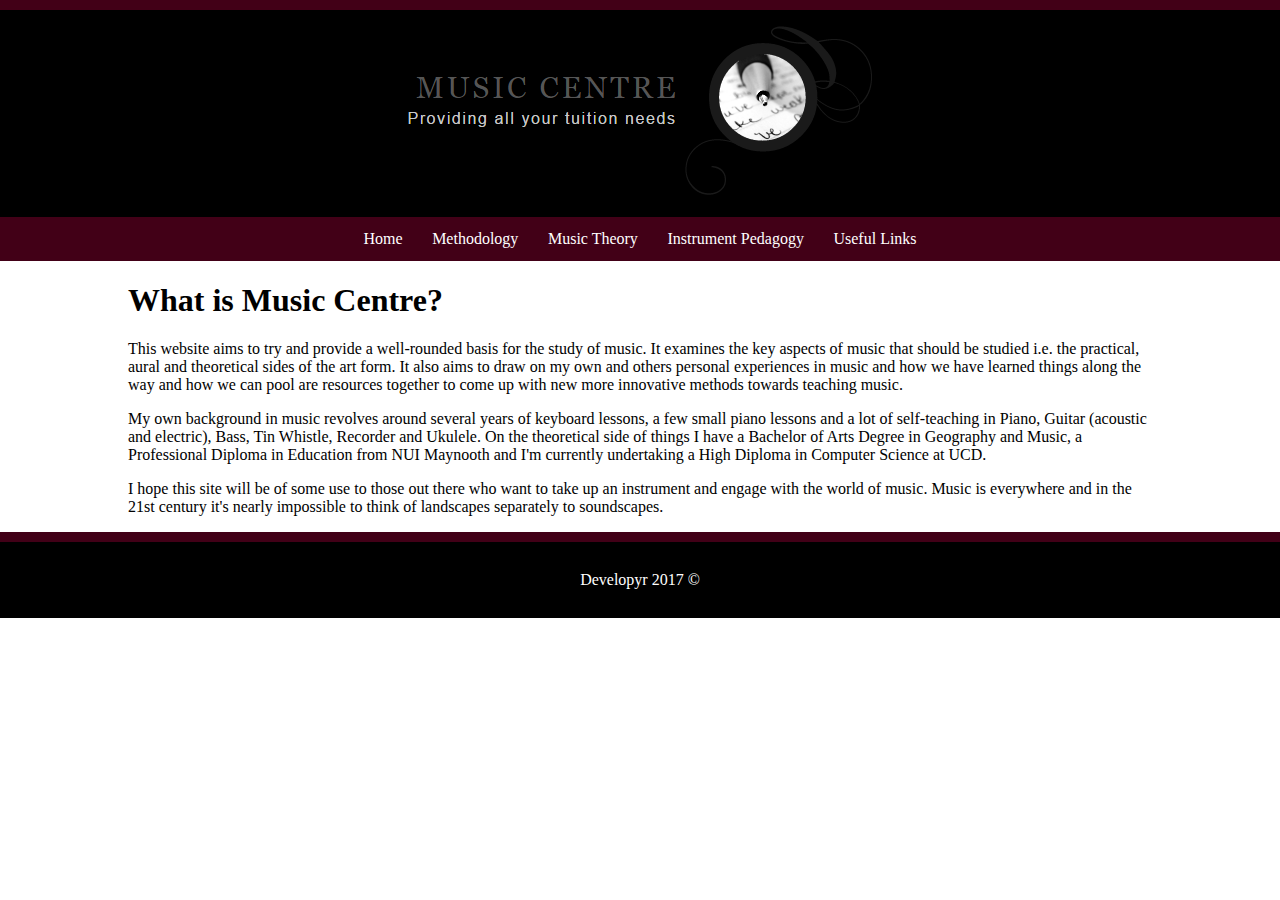
<file: MusicCentre/index.html>
<!DOCTYPE html>
<html>
<head>
<title>Home | Music Centre</title>
<link rel="stylesheet" type="text/css" href="main.css">
</head>

<body>
<div class=banner></div>
<header>
<img src="Images/Logo.png"/>
<nav>
<ul>
    <li><a href="index.html">Home</a></li>
    <li><a href="methodology.html">Methodology</a></li>
    <li><a href="musictheory.html">Music Theory</a></li>
    <li><a href="instrumentpedagogy.html">Instrument Pedagogy</a></li>
    <li><a href="usefullinks.html">Useful Links</a></li>
</ul>  
</nav>
</header>
    
<div class=wrapper>    
    
<h1>What is Music Centre?</h1>
<p>This website aims to try and provide a well-rounded basis for the study of music. It examines the key aspects of music that should be studied i.e. the practical, aural and theoretical sides of the art form. It also aims to draw on my own and others personal experiences in music and how we have learned things along the way and how we can pool are resources together to come up with new more innovative methods towards teaching music.</p>
<p>My own background in music revolves around several years of keyboard lessons, a few small piano lessons and a lot of self-teaching in Piano, Guitar (acoustic and electric), Bass, Tin Whistle, Recorder and Ukulele. On the theoretical side of things I have a Bachelor of Arts Degree in Geography and Music, a Professional Diploma in Education from NUI Maynooth and I'm currently undertaking a High Diploma in Computer Science at UCD.</p>
<p>I hope this site will be of some use to those out there who want to take up an instrument and engage with the world of music. Music is everywhere and in the 21st century it's nearly impossible to think of landscapes separately to soundscapes.</p>

</div>

<div class=banner></div>
<footer><p>Developyr 2017 &copy;</p></footer>
    
<script>
  (function(i,s,o,g,r,a,m){i['GoogleAnalyticsObject']=r;i[r]=i[r]||function(){
  (i[r].q=i[r].q||[]).push(arguments)},i[r].l=1*new Date();a=s.createElement(o),
  m=s.getElementsByTagName(o)[0];a.async=1;a.src=g;m.parentNode.insertBefore(a,m)
  })(window,document,'script','https://www.google-analytics.com/analytics.js','ga');

  ga('create', 'UA-47078105-2', 'auto');
  ga('send', 'pageview');

</script>
    
</body>





</html>
</file>
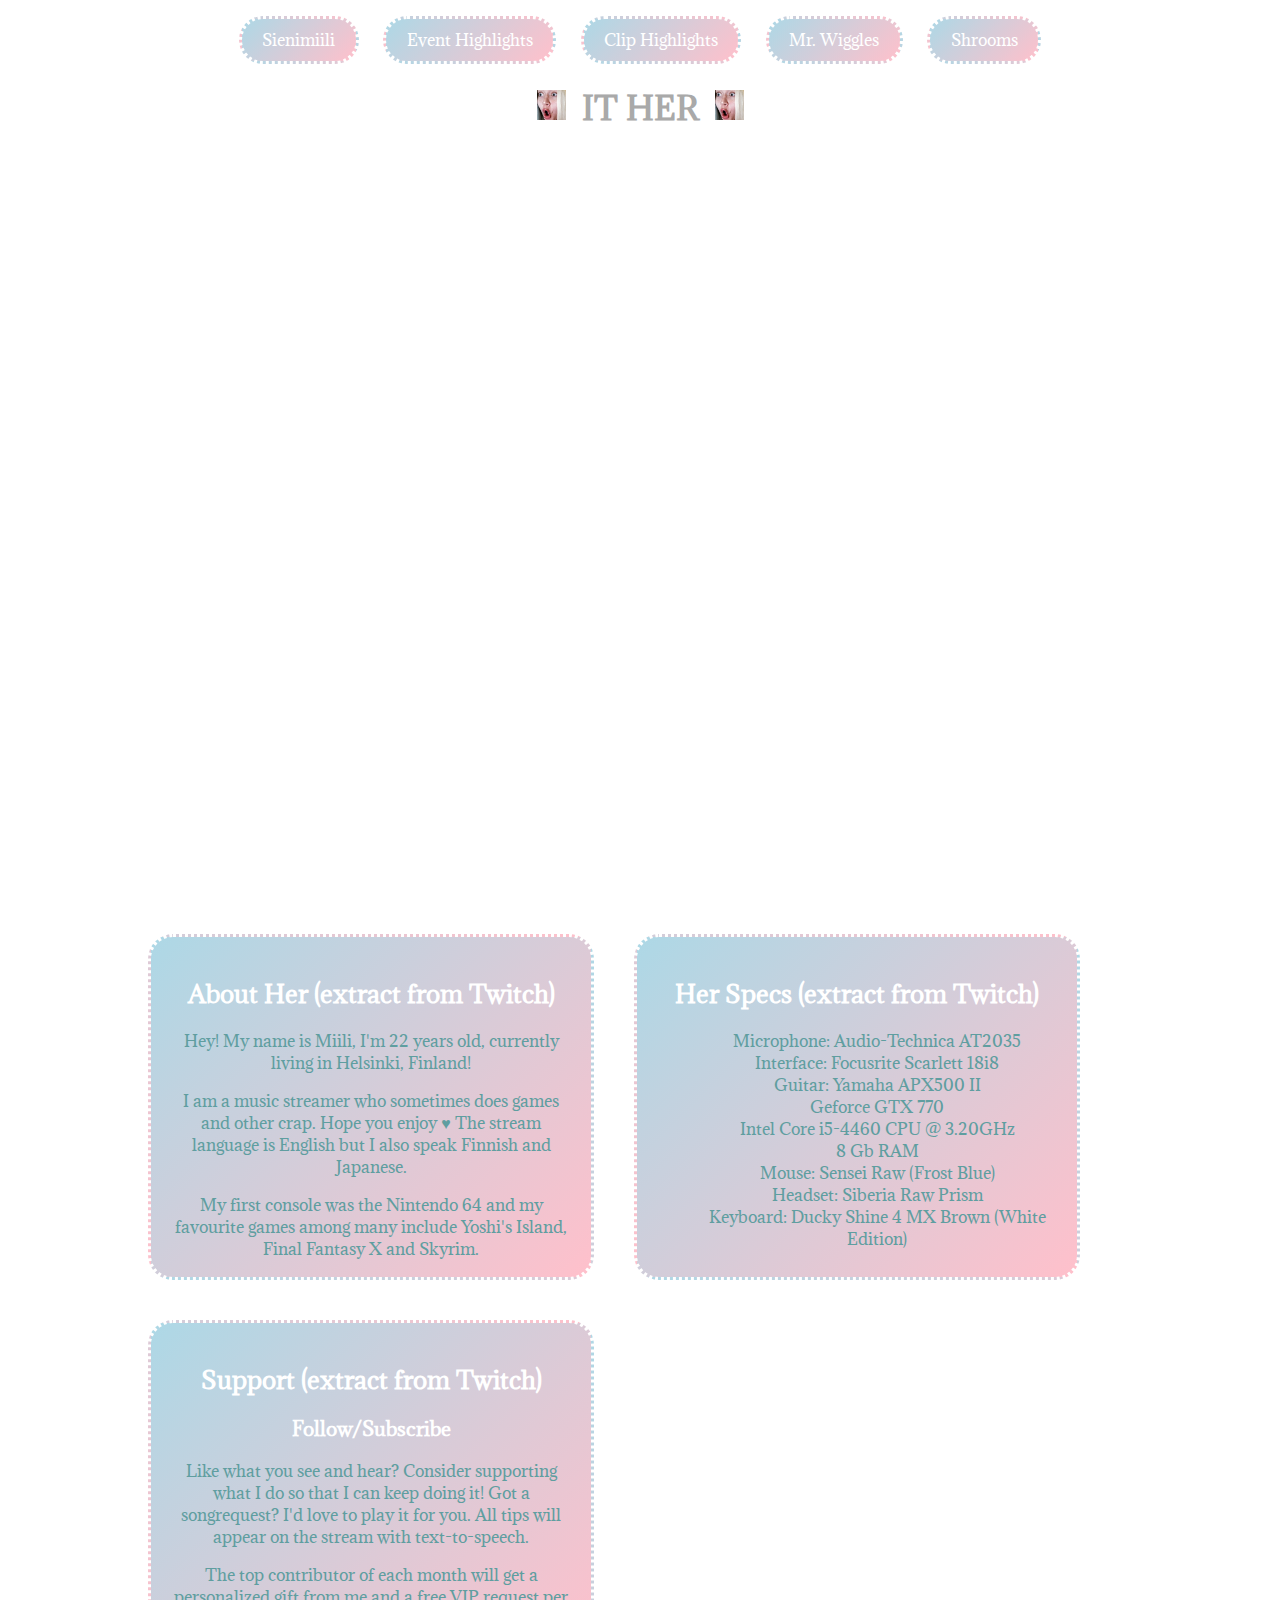
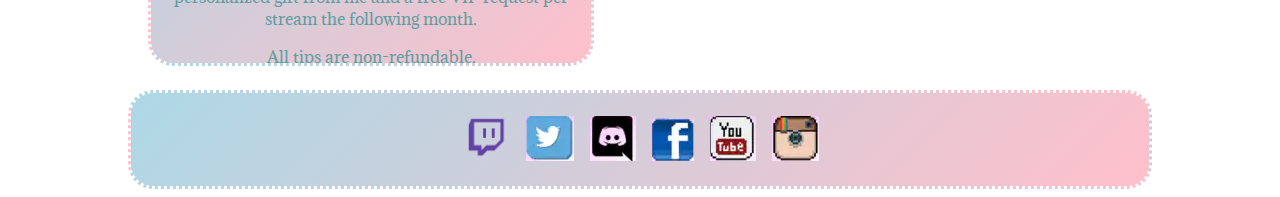
<file: sienimiili/index.html>
<!DOCTYPE html>
<html>
<head>
<link rel="stylesheet" type="text/css" href="main.css">
<link href="https://fonts.googleapis.com/css?family=Adamina" rel="stylesheet">
<link rel="shortcut icon" href="./icon.png" type="image/x-icon">
<title>Sienimiili | Home</title>
</head>

<body>

<nav>
    <ul>
    <li><a href="./index.html">Sienimiili</a></li>
    <li><a href="./eventhighlights.html">Event Highlights</a></li>
    <li><a href="./cliphighlights.html">Clip Highlights</a></li>
    <li><a href="./mrwiggles.html">Mr. Wiggles</a></li>
    <li><a href="./shrooms.html">Shrooms</a></li>
    </ul>
</nav>

<header>
    <h1><img src="miiliw.PNG"/>&ensp;IT HER&ensp;<img src="miiliw.PNG"/></h1>
</header>

<div id=homewrapper1>
    
        <iframe src="https://clips.twitch.tv/embed?clip=DirtyIgnorantPeachBatChest&autoplay=false" width="400" height="300" frameborder="0" scrolling="no" allowfullscreen="true" style="float:left"></iframe>
        
        <iframe src="https://clips.twitch.tv/embed?clip=FreezingSpikyEchidnaMikeHogu&autoplay=true" width="400" height="300" frameborder="0" scrolling="no" allowfullscreen="true" style="float:left"></iframe>

        <iframe src="https://clips.twitch.tv/embed?clip=CheerfulAntsyNikudonArsonNoSexy&autoplay=false" width="400" height="300" frameborder="0" scrolling="no" allowfullscreen="true" style="float:left"></iframe>
</div>
    
<div id=homewrapper2>
    
    <div id=content1>
        <h2>About Her (extract from Twitch)</h2>
        <p>Hey! My name is Miili, I'm 22 years old, currently living in Helsinki, Finland!</p>
        <p>I am a music streamer who sometimes does games and other crap. Hope you enjoy ♥ The stream language is English but I also speak Finnish and Japanese.</p>
        <p>My first console was the Nintendo 64 and my favourite games among many include Yoshi's Island, Final Fantasy X and Skyrim.</p>
        <p>I've played the clarinet since I was 8 years old and that is where my music background mostly comes from - only in recent years I've started focusing more on singing. I can play both the piano and the guitar but I currently only own a guitar to accompany myself with.</p>
        <p>Please enjoy your stay, talk to me and to each other and just have fun! See you in the stream!</p>
        <p>Contact email: sienimiili@gmail.com</p>
        <p>I try to maintain a friendly and open-to-all sort of environment in my stream so please, if you have something bad to say, think twice before actually saying it. Memes and sarcasm are completely fine as this is, after all, the internet and I'm sure we all have a sense of humour but there is a fine line between being funny and being downright rude so try not to cross it.</p>
    </div>
    
    <div id=content2>
        <h2>Her Specs (extract from Twitch)</h2>
        <ul>
            <li>Microphone: Audio-Technica AT2035</li>
            <li>Interface: Focusrite Scarlett 18i8</li>
            <li>Guitar: Yamaha APX500 II</li>
            <li>Geforce GTX 770</li>
            <li>Intel Core i5-4460 CPU @ 3.20GHz</li>
            <li>8 Gb RAM</li>
            <li>Mouse: Sensei Raw (Frost Blue)</li>
            <li>Headset: Siberia Raw Prism</li>
            <li>Keyboard: Ducky Shine 4 MX Brown (White Edition)</li>
        
        
        </ul>
    </div>
    
    <div id=content3>
        <h2>Support (extract from Twitch)</h2>
        <h3>Follow/Subscribe</h3>
        <p>Like what you see and hear? Consider supporting what I do so that I can keep doing it! Got a songrequest? I'd love to play it for you. All tips will appear on the stream with text-to-speech.</p>
        <p>The top contributor of each month will get a personalized gift from me and a free VIP request per stream the following month.</p>
        <p>All tips are non-refundable.</p>
        <a href="https://www.twitch.tv/products/sienimiili/ticket"><img src="img/subscribe.png"/></a>
    </div>
</div>
    
<footer>
    <a href="https://www.twitch.tv/sienimiili"><img src="./social/twitch.png" style="width:48px;height:48px"/></a> &ensp; <a href="https://twitter.com/sienimiili"><img src="./social/twit.PNG"/></a> &ensp; <a href="https://discord.gg/BYe2Kss"><img src="./social/discord.PNG"/></a> &ensp; <a href="https://www.facebook.com/sienimiili"><img src="./social/fb.PNG"/></a> &ensp; <a href="https://www.youtube.com/channel/UCXxepZcRrjnQ7DOZqQJLPHw"><img src="./social/yt.PNG"/></a> &ensp;  <a href="https://www.instagram.com/sienimiili/"><img src="./social/insta.PNG"/></a>
</footer>
<script>
  (function(i,s,o,g,r,a,m){i['GoogleAnalyticsObject']=r;i[r]=i[r]||function(){
  (i[r].q=i[r].q||[]).push(arguments)},i[r].l=1*new Date();a=s.createElement(o),
  m=s.getElementsByTagName(o)[0];a.async=1;a.src=g;m.parentNode.insertBefore(a,m)
  })(window,document,'script','https://www.google-analytics.com/analytics.js','ga');

  ga('create', 'UA-47078105-2', 'auto');
  ga('send', 'pageview');

</script>
</body>
    

</html>
</file>
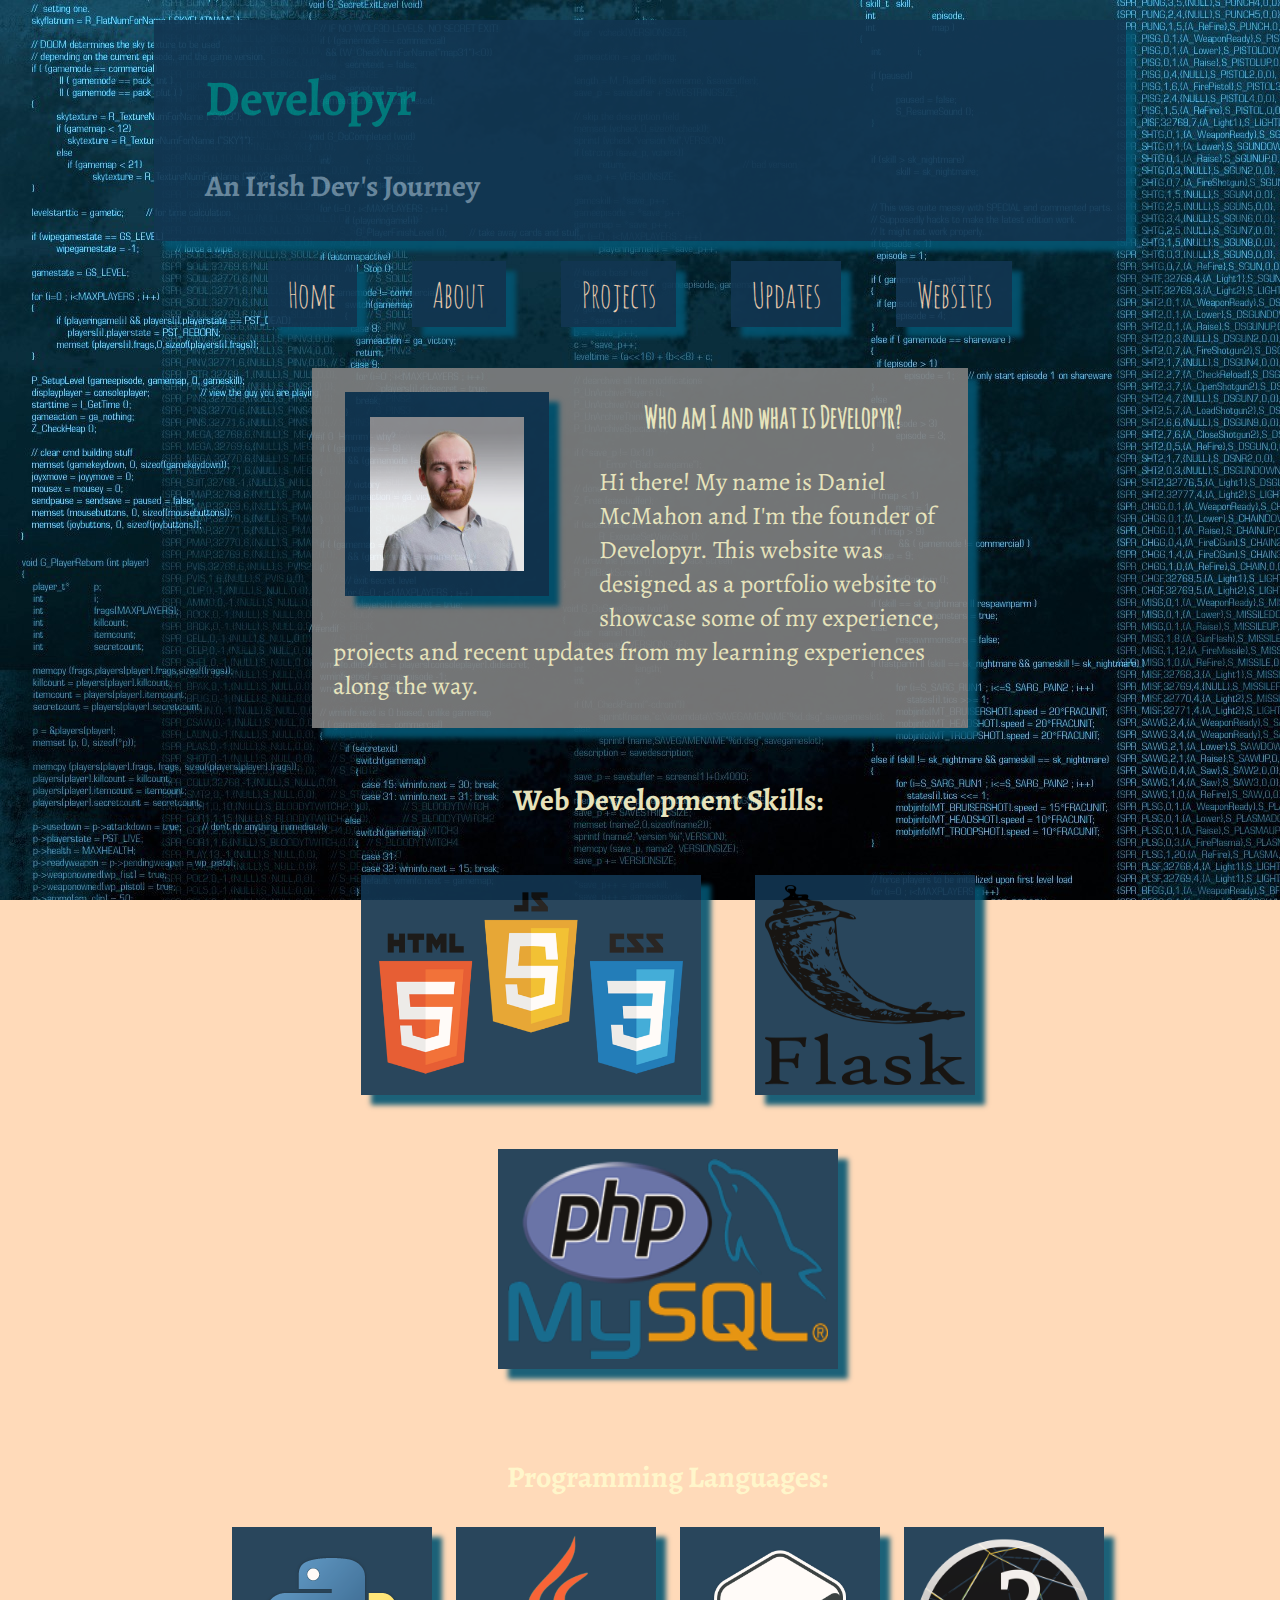
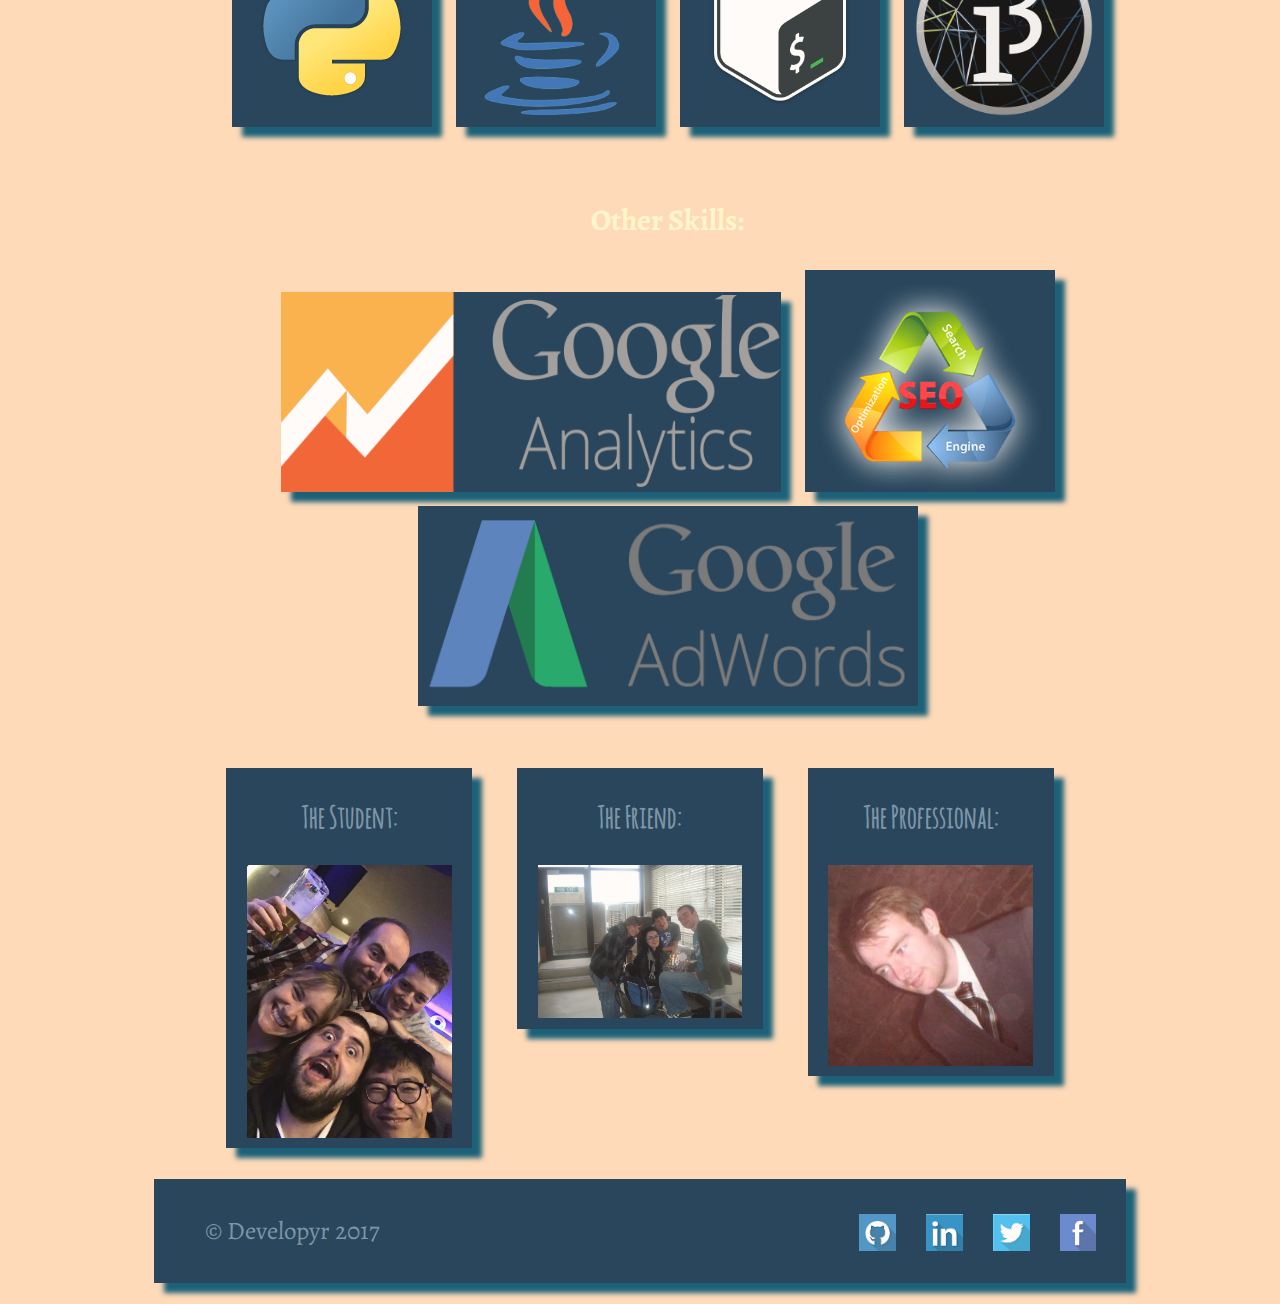
<file: about.html>
<!DOCTYPE html>
<html>
<head>
    <link rel="stylesheet" type="text/css" href="./main.css">
    <link rel="shortcut icon" type="image/png" href="./dfavicon.ico">
    <link href="https://fonts.googleapis.com/css?family=Alegreya" rel="stylesheet">
    <title>Developyr | About</title>
</head>

<body>
<header>
<h1>Developyr</h1>
<h2>An Irish Dev's Journey</h2>
</header>
    
<nav>
    <ul>
        <li><a href="./index.html">Home</a></li>
        <li><a href="./about.html">About</a></li>
        <li><a href="./projects.html">Projects</a></li>
        <li><a href="./updates.html">Updates</a></li>
        <li><a href="./othersites.html">Websites</a></li>
    </ul>
</nav>

<div class=aboutwrapper>
<div class=aboutpara1>
    <div class=aboutpic1>
    <img src="./images/Dan.jpg" style="float:left; margin-right:50px; padding:25px; background-color:#123652"/>
    </div>
    <h3>Who am I and what is Developyr?</h3>
    <p>Hi there! My name is Daniel McMahon and I'm the founder of Developyr. This website was designed as a portfolio website to showcase some of my experience, projects and recent updates from my learning experiences along the way.</p>
    
</div>
</div>
    
<div class=skillwrapper>

    <h3>Web Development Skills:</h3>
    <img src="./images/skills/htmlcssjs.png" style="width:320px;height:200px; padding:10px; margin:25px; box-shadow: 10px 10px 5px #045572; background-color:#123652"/>
    <img src="./images/skills/flask.png" style="width:200px;height:200px; padding:10px; margin:25px; box-shadow: 10px 10px 5px #045572; background-color:#123652"/>
    <img src="./images/skills/mysqlphp.png" style="width:320px;height:200px; padding:10px; margin:25px; box-shadow: 10px 10px 5px #045572; background-color:#123652"/>
    
    
</div>
    
<div class = skillwrapper>
    <h3>Programming Languages:</h3>
    <img src="./images/skills/python.png" alt="Python" style="width:200px;height:200px; padding:10px margin:25px; box-shadow: 10px 10px 5px #045572; background-color:#123652"/>
    <img src="./images/skills/java.png" alt="Java" style="width:200px;height:200px; padding:10px margin:25px; box-shadow: 10px 10px 5px #045572; background-color:#123652"/>
    <img src="./images/skills/bash.png" alt="Bash" style="width:200px;height:200px; padding:10px margin:25px; box-shadow: 10px 10px 5px #045572; background-color:#123652"/>
    <img src="./images/skills/processing.png" alt="Processing" style="width:200px;height:200px; padding:10px margin:25px; box-shadow: 10px 10px 5px #045572; background-color:#123652"/>
    
</div>

<div class = skillwrapper>
    <h3>Other Skills:</h3>
    <img src="./images/skills/googleanalytics.png" style="width:500px;height:200px; padding:10px margin:25px; box-shadow: 10px 10px 5px #045572; background-color:#123652"/>
    <img src="./images/skills/seo.png" style="width:250px;height:250px padding:10px margin:25px; box-shadow: 10px 10px 5px #045572; background-color:#123652"/>
    <img src="./images/skills/googleadwords.png" style="width:500px;height:200px; padding:10px margin:25px; box-shadow: 10px 10px 5px #045572; background-color:#123652"/>
</div>
    

<div class=aboutwrapper>
<div class=aboutpara5>
    <h3>The Student:</h3>
    <img src='./images/thestudent.jpg'/>
</div>

<div class=aboutpara6>
    <h3>The Friend:</h3>
    <img src='./images/thefriend.jpg'/>
</div>

<div class=aboutpara7>
    <h3>The Professional:</h3>
    <img src='./images/theprofessional.jpg'/>
</div>
</div>

<footer>
<p>	&copy; Developyr 2017 <a href="https://www.facebook.com/danielgjmcmahon"><img src="./images/fb.png"/></a><a href="https://twitter.com/DanielGMcMahon"><img src="./images/tw.png"/></a><a href="https://linkedin.com/in/daniel-mcmahon-201a6b8a"><img src="./images/li.png"/></a><a href="https://github.com/daniel40392"><img src="./images/gh.png"/></a></p>
</footer>
    
<script>
  (function(i,s,o,g,r,a,m){i['GoogleAnalyticsObject']=r;i[r]=i[r]||function(){
  (i[r].q=i[r].q||[]).push(arguments)},i[r].l=1*new Date();a=s.createElement(o),
  m=s.getElementsByTagName(o)[0];a.async=1;a.src=g;m.parentNode.insertBefore(a,m)
  })(window,document,'script','https://www.google-analytics.com/analytics.js','ga');

  ga('create', 'UA-47078105-2', 'auto');
  ga('send', 'pageview');

</script>
</body>


</html>
</file>
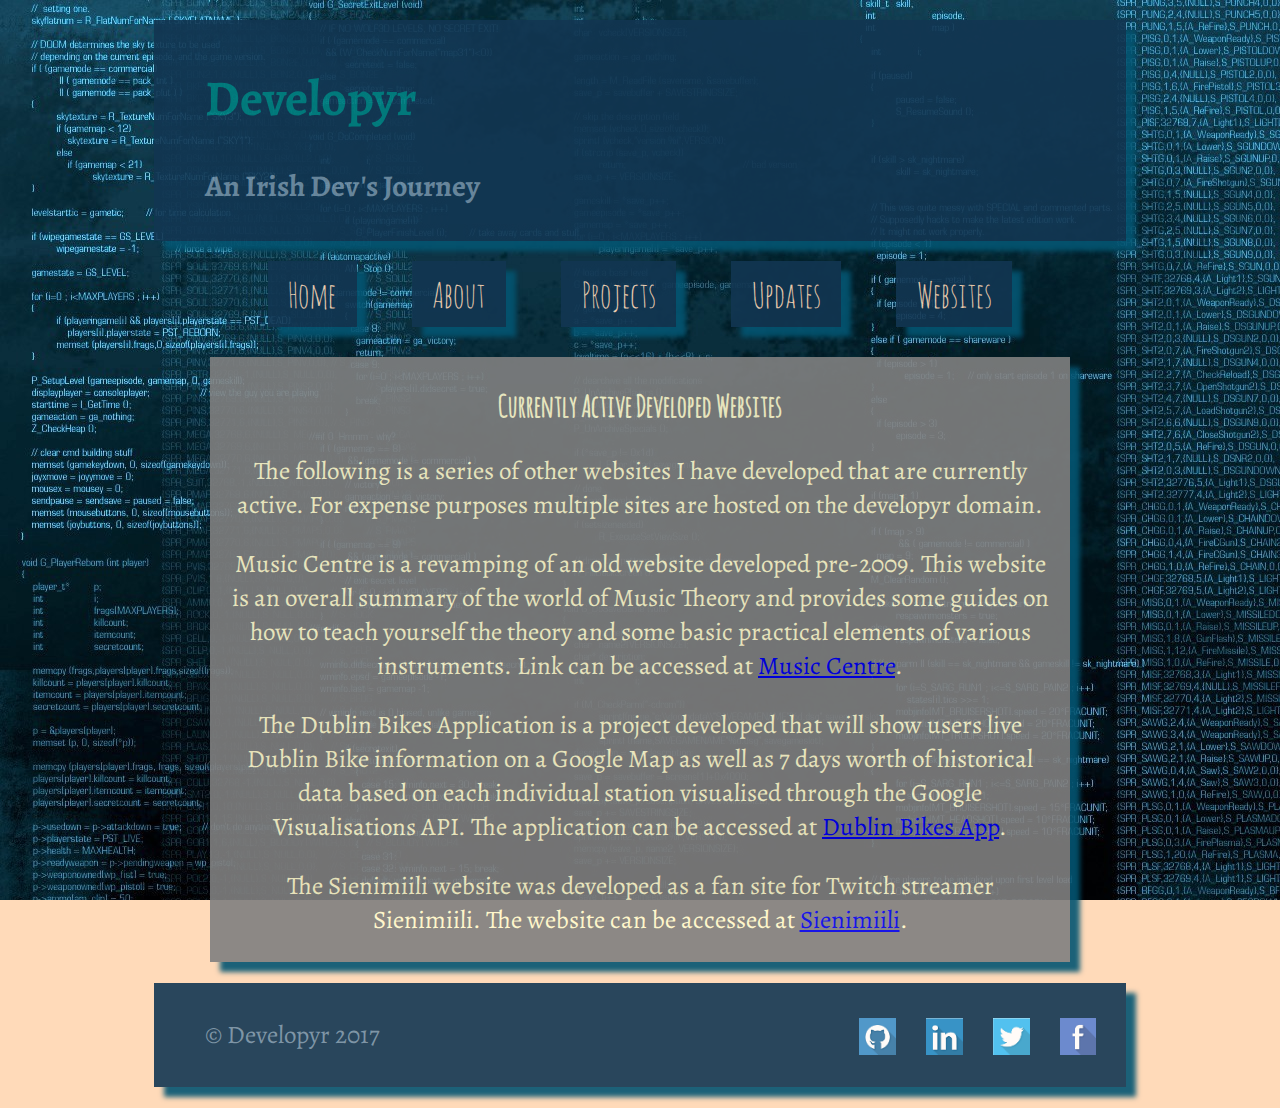
<file: othersites.html>
<!DOCTYPE html>
<html>
<head>
    <link rel="stylesheet" type="text/css" href="./main.css">
    <link rel="shortcut icon" type="image/png" href="./dfavicon.ico">
    <link href="https://fonts.googleapis.com/css?family=Alegreya" rel="stylesheet">
    <title>Developyr | Projects</title>
</head>

<body>
<header>
<h1>Developyr</h1>
<h2>An Irish Dev's Journey</h2>
</header>
    
<nav>
    <ul>
        <li><a href="./index.html">Home</a></li>
        <li><a href="./about.html">About</a></li>
        <li><a href="./projects.html">Projects</a></li>
        <li><a href="./updates.html">Updates</a></li>
        <li><a href="./othersites.html">Websites</a></li>
    </ul>
</nav>

<div class=projectwrapper>
<div class=projectpara1>
    
    <h3>Currently Active Developed Websites</h3>
    <p>The following is a series of other websites I have developed that are currently active. For expense purposes multiple sites are hosted on the developyr domain.</p>
    <p>Music Centre is a revamping of an old website developed pre-2009. This website is an overall summary of the world of Music Theory and provides some guides on how to teach yourself the theory and some basic practical elements of various instruments. Link can be accessed at <a href="./MusicCentre/index.html">Music Centre</a>.</p>
    
    <p>The Dublin Bikes Application is a project developed that will show users live Dublin Bike information on a Google Map as well as 7 days worth of historical data based on each individual station visualised through the Google Visualisations API. The application can be accessed at <a href="http://54.149.199.247/">Dublin Bikes App</a>.</p>
    
    <p>The Sienimiili website was developed as a fan site for Twitch streamer Sienimiili. The website can be accessed at <a href="./sienimiili/index.html">Sienimiili</a>.</p>
</div>
</div>

<footer>
<p>	&copy; Developyr 2017 <a href="https://www.facebook.com/danielgjmcmahon"><img src="./images/fb.png"/></a><a href="https://twitter.com/DanielGMcMahon"><img src="./images/tw.png"/></a><a href="https://linkedin.com/in/daniel-mcmahon-201a6b8a"><img src="./images/li.png"/></a><a href="https://github.com/daniel40392"><img src="./images/gh.png"/></a></p>
</footer>
    
<script>
  (function(i,s,o,g,r,a,m){i['GoogleAnalyticsObject']=r;i[r]=i[r]||function(){
  (i[r].q=i[r].q||[]).push(arguments)},i[r].l=1*new Date();a=s.createElement(o),
  m=s.getElementsByTagName(o)[0];a.async=1;a.src=g;m.parentNode.insertBefore(a,m)
  })(window,document,'script','https://www.google-analytics.com/analytics.js','ga');

  ga('create', 'UA-47078105-2', 'auto');
  ga('send', 'pageview');

</script>
    
</body>


</html>
</file>
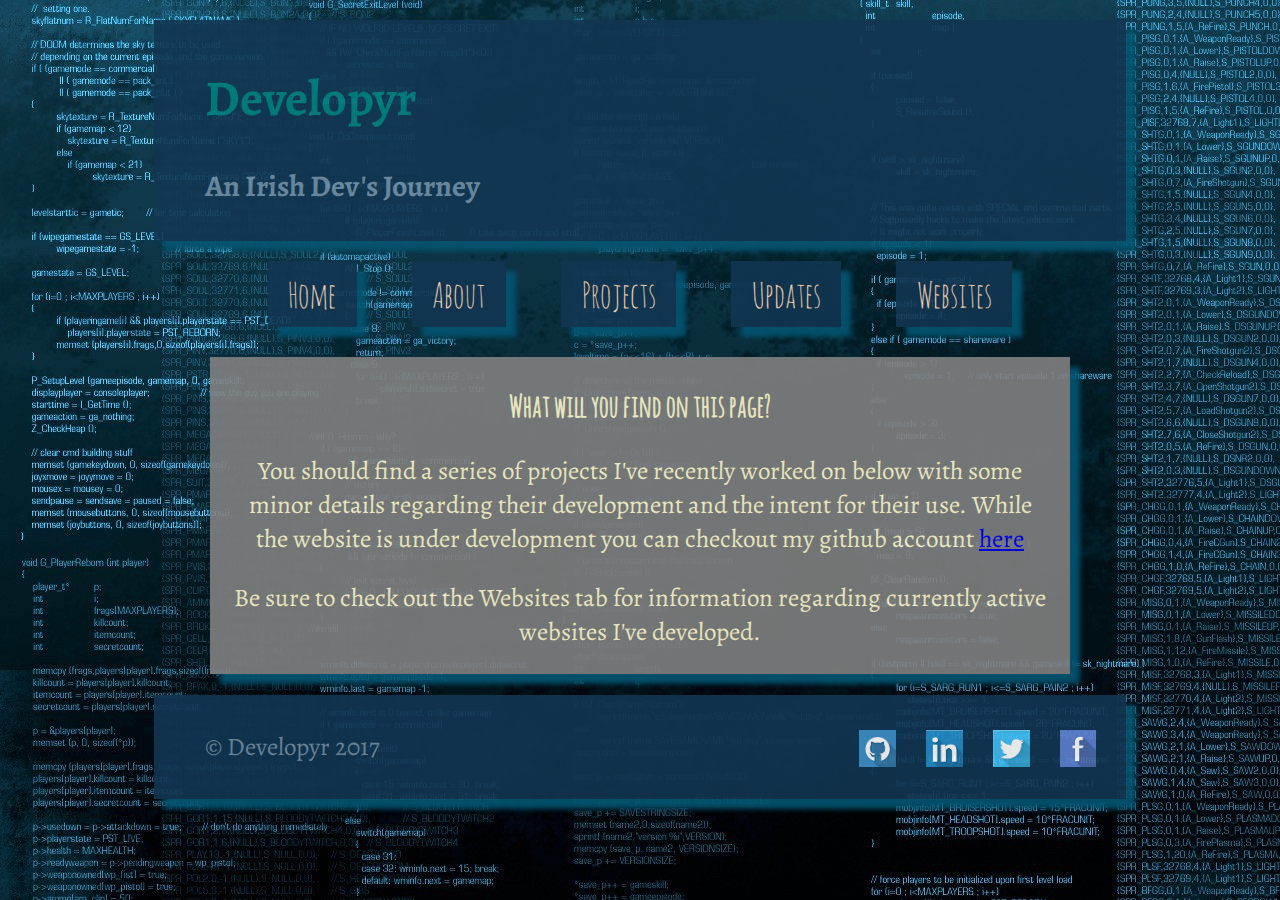
<file: projects.html>
<!DOCTYPE html>
<html>
<head>
    <link rel="stylesheet" type="text/css" href="./main.css">
    <link rel="shortcut icon" type="image/png" href="./dfavicon.ico">
    <link href="https://fonts.googleapis.com/css?family=Alegreya" rel="stylesheet">
    <title>Developyr | Projects</title>
</head>

<body>
<header>
<h1>Developyr</h1>
<h2>An Irish Dev's Journey</h2>
</header>
    
<nav>
    <ul>
        <li><a href="./index.html">Home</a></li>
        <li><a href="./about.html">About</a></li>
        <li><a href="./projects.html">Projects</a></li>
        <li><a href="./updates.html">Updates</a></li>
        <li><a href="./othersites.html">Websites</a></li>
    </ul>
</nav>

<div class=projectwrapper>
<div class=projectpara1>
    
    <h3>What will you find on this page?</h3>
    <p>You should find a series of projects I've recently worked on below with some minor details regarding their development and the intent for their use. While the website is under development you can checkout my github account <a href="https://github.com/daniel40392">here</a></p>
    <p>Be sure to check out the Websites tab for information regarding currently active websites I've developed.</p>
</div>
</div>

<footer>
<p>	&copy; Developyr 2017 <a href="https://www.facebook.com/danielgjmcmahon"><img src="./images/fb.png"/></a><a href="https://twitter.com/DanielGMcMahon"><img src="./images/tw.png"/></a><a href="https://linkedin.com/in/daniel-mcmahon-201a6b8a"><img src="./images/li.png"/></a><a href="https://github.com/daniel40392"><img src="./images/gh.png"/></a></p>
</footer>
    
<script>
  (function(i,s,o,g,r,a,m){i['GoogleAnalyticsObject']=r;i[r]=i[r]||function(){
  (i[r].q=i[r].q||[]).push(arguments)},i[r].l=1*new Date();a=s.createElement(o),
  m=s.getElementsByTagName(o)[0];a.async=1;a.src=g;m.parentNode.insertBefore(a,m)
  })(window,document,'script','https://www.google-analytics.com/analytics.js','ga');

  ga('create', 'UA-47078105-2', 'auto');
  ga('send', 'pageview');

</script>
    
</body>


</html>
</file>
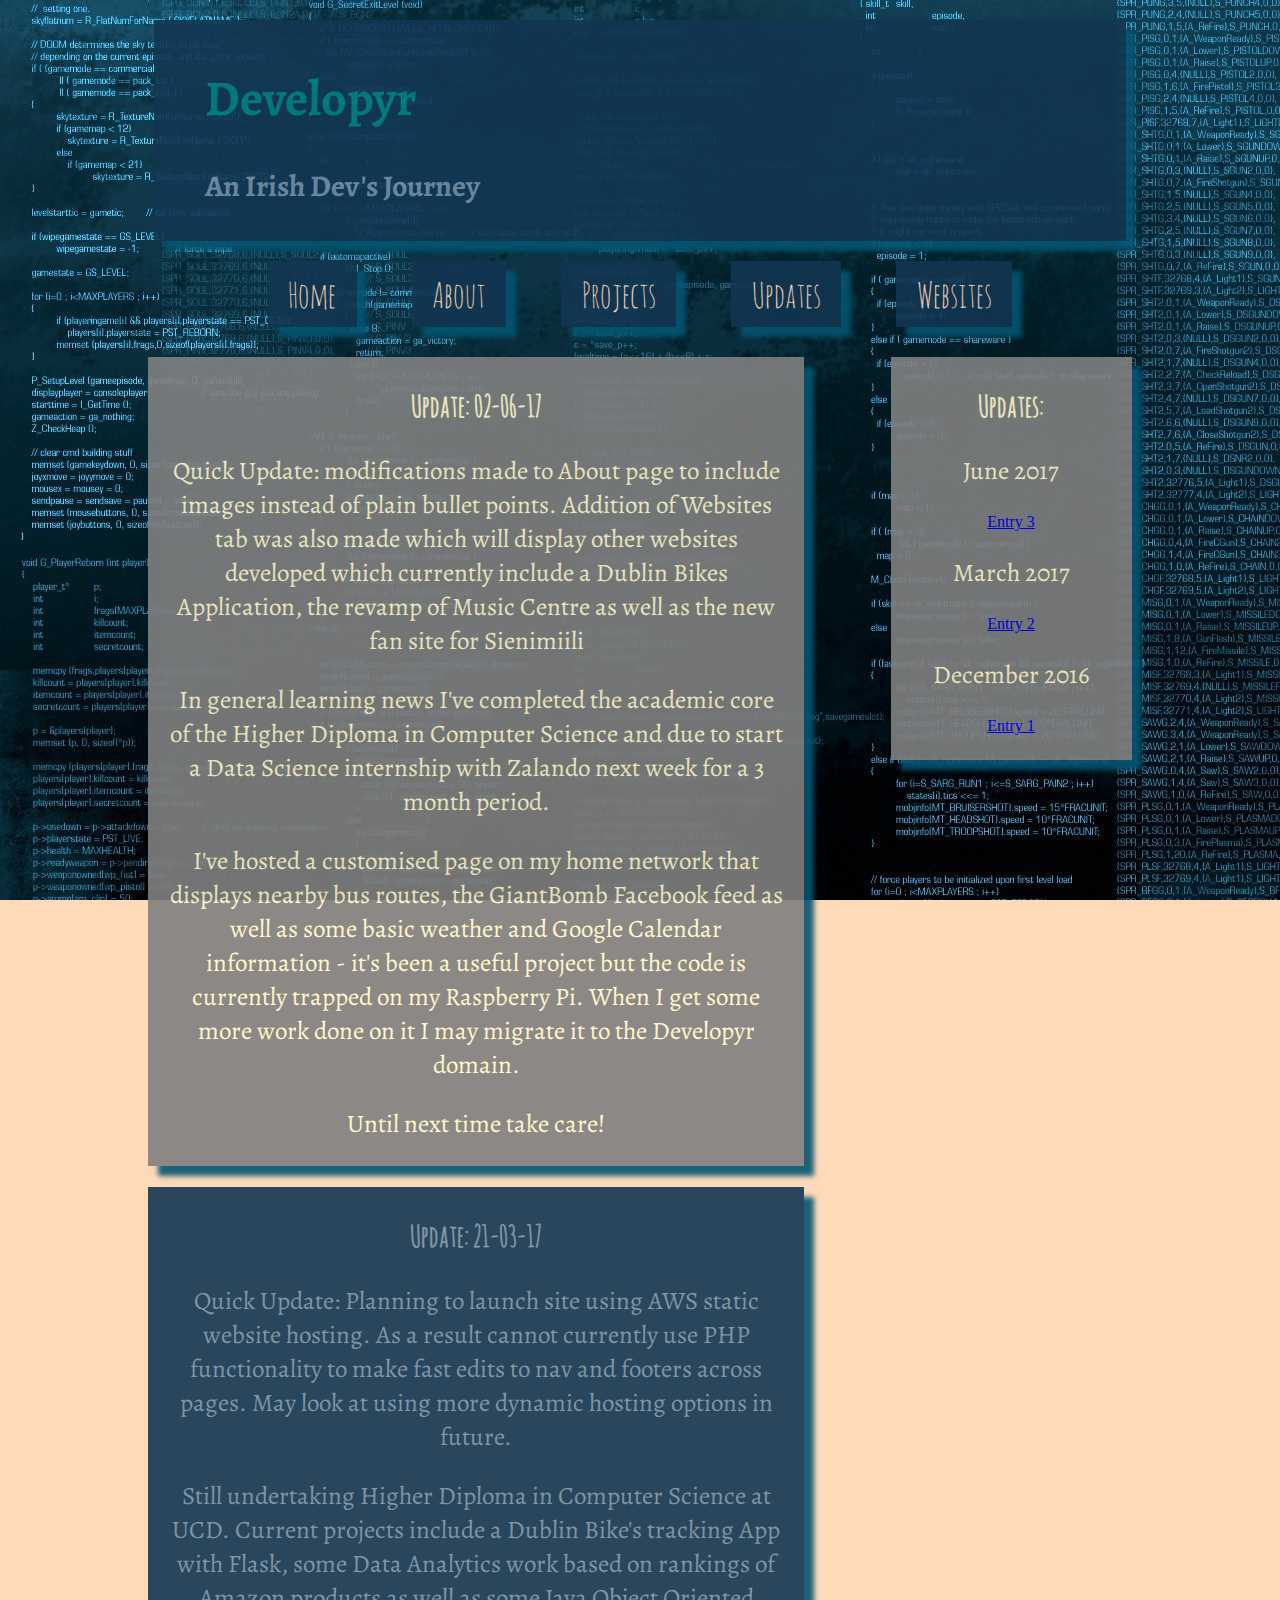
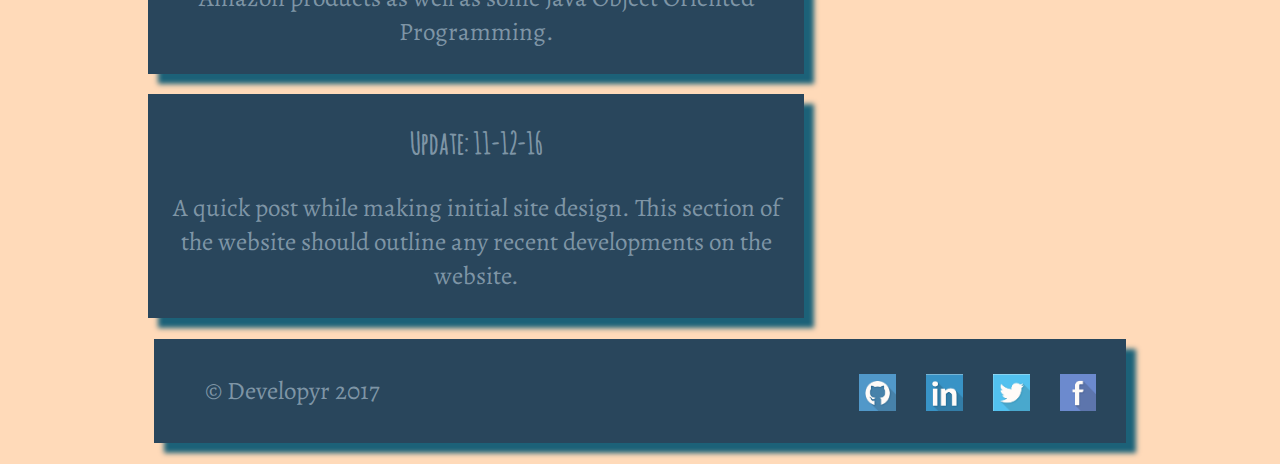
<file: updates.html>
<!DOCTYPE html>
<html>
<head>
    <link rel="stylesheet" type="text/css" href="./main.css">
    <link rel="shortcut icon" type="image/png" href="./dfavicon.ico">
    <link href="https://fonts.googleapis.com/css?family=Alegreya" rel="stylesheet">
    <title>Developyr | Updates</title>
</head>

<body>
<header>
<h1>Developyr</h1>
<h2>An Irish Dev's Journey</h2>
</header>
    
<nav>
    <ul>
        <li><a href="./index.html">Home</a></li>
        <li><a href="./about.html">About</a></li>
        <li><a href="./projects.html">Projects</a></li>
        <li><a href="./updates.html">Updates</a></li>
        <li><a href="./othersites.html">Websites</a></li>
    </ul>
</nav>

<div class=updatewrapper>


<div class=updateparanav>
    
    <h3>Updates:</h3>
    <p>June 2017</p>
    <a href="#updateparanew">Entry 3</a> 
    <p>March 2017</p>
    <a href="#updateparaold2">Entry 2</a> 
    <p>December 2016</p>
    <a href="#updateparaold1">Entry 1</a>
    <p></p>
</div>
    
<div id=updateparanew>
    <h3>Update: 02-06-17</h3>
    <p>Quick Update: modifications made to About page to include images instead of plain bullet points. Addition of Websites tab was also made which will display other websites developed which currently include a Dublin Bikes Application, the revamp of Music Centre as well as the new fan site for Sienimiili</p>
    <p>In general learning news I've completed the academic core of the Higher Diploma in Computer Science and due to start a Data Science internship with Zalando next week for a 3 month period.</p>
    <p>I've hosted a customised page on my home network that displays nearby bus routes, the GiantBomb Facebook feed as well as some basic weather and Google Calendar information - it's been a useful project but the code is currently trapped on my Raspberry Pi. When I get some more work done on it I may migrate it to the Developyr domain.</p>
    <p>Until next time take care!</p>
</div>
    
<div id=updateparaold2>
    
    <h3>Update: 21-03-17</h3>
    <p>Quick Update: Planning to launch site using AWS static website hosting. As a result cannot currently use PHP functionality to make fast edits to nav and footers across pages. May look at using more dynamic hosting options in future.</p>
    <p>Still undertaking Higher Diploma in Computer Science at UCD. Current projects include a Dublin Bike's tracking App with Flask, some Data Analytics work based on rankings of Amazon products as well as some Java Object Oriented Programming.</p>
</div>
    
<div id=updateparaold1>
    
    <h3>Update: 11-12-16</h3>
    <p>A quick post while making initial site design. This section of the website should outline any recent developments on the website.</p>
</div>


</div>

<footer>
<p>	&copy; Developyr 2017 <a href="https://www.facebook.com/danielgjmcmahon"><img src="./images/fb.png"/></a><a href="https://twitter.com/DanielGMcMahon"><img src="./images/tw.png"/></a><a href="https://linkedin.com/in/daniel-mcmahon-201a6b8a"><img src="./images/li.png"/></a><a href="https://github.com/daniel40392"><img src="./images/gh.png"/></a></p>
</footer>
    
<script>
  (function(i,s,o,g,r,a,m){i['GoogleAnalyticsObject']=r;i[r]=i[r]||function(){
  (i[r].q=i[r].q||[]).push(arguments)},i[r].l=1*new Date();a=s.createElement(o),
  m=s.getElementsByTagName(o)[0];a.async=1;a.src=g;m.parentNode.insertBefore(a,m)
  })(window,document,'script','https://www.google-analytics.com/analytics.js','ga');

  ga('create', 'UA-47078105-2', 'auto');
  ga('send', 'pageview');

</script>
    
</body>


</html>
</file>
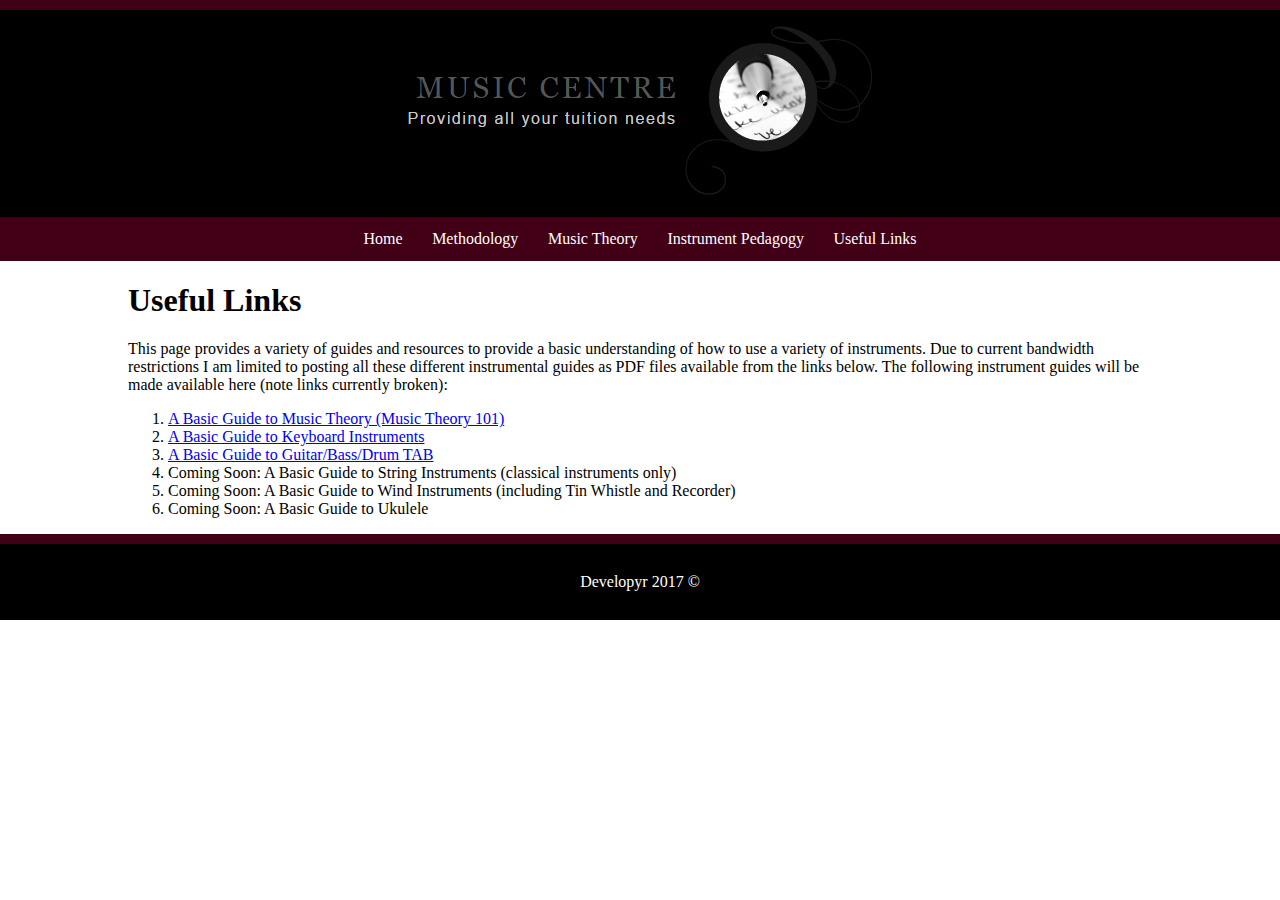
<file: MusicCentre/instrumentpedagogy.html>
<!DOCTYPE html>
<html>
<head>
<title>Home | Music Centre</title>
<link rel="stylesheet" type="text/css" href="main.css">
</head>

<body>
<div class=banner></div>
<header>
<img src="Images/Logo.png"/>
<nav>
<ul>
    <li><a href="index.html">Home</a></li>
    <li><a href="methodology.html">Methodology</a></li>
    <li><a href="musictheory.html">Music Theory</a></li>
    <li><a href="instrumentpedagogy.html">Instrument Pedagogy</a></li>
    <li><a href="usefullinks.html">Useful Links</a></li>
</ul>  
</nav>
</header>
    
<div class=wrapper>    
    
<h1>Useful Links</h1>
<p>This page provides a variety of guides and resources to provide a basic understanding of how to use a variety of instruments. Due to current bandwidth restrictions I am limited to posting all these different instrumental guides as PDF files available from the links below. The following instrument guides will be made available here (note links currently broken):</p>
    
<ol>
    <li><a href="/Files/InstrumentPedagogy/Music%20Theory%20101.pdf">A Basic Guide to Music Theory (Music Theory 101)</a></li>
    <li><a href="/Files/InstrumentPedagogy/Keyboard%20Instrument%20Basics.pdf">A Basic Guide to Keyboard Instruments</a></li>
    <li><a href="/Files/InstrumentPedagogy/Guitar%20+%20Bass%20Tab.pdf">A Basic Guide to Guitar/Bass/Drum TAB</a></li>
    <li>Coming Soon: A Basic Guide to String Instruments (classical instruments only)</li>
    <li>Coming Soon: A Basic Guide to Wind Instruments (including Tin Whistle and Recorder)</li>
    <li>Coming Soon: A Basic Guide to Ukulele</li>
</ol>
    
</div>

<div class=banner></div>
<footer><p>Developyr 2017 &copy;</p></footer>
    
<script>
  (function(i,s,o,g,r,a,m){i['GoogleAnalyticsObject']=r;i[r]=i[r]||function(){
  (i[r].q=i[r].q||[]).push(arguments)},i[r].l=1*new Date();a=s.createElement(o),
  m=s.getElementsByTagName(o)[0];a.async=1;a.src=g;m.parentNode.insertBefore(a,m)
  })(window,document,'script','https://www.google-analytics.com/analytics.js','ga');

  ga('create', 'UA-47078105-2', 'auto');
  ga('send', 'pageview');

</script>
</body>





</html>
</file>
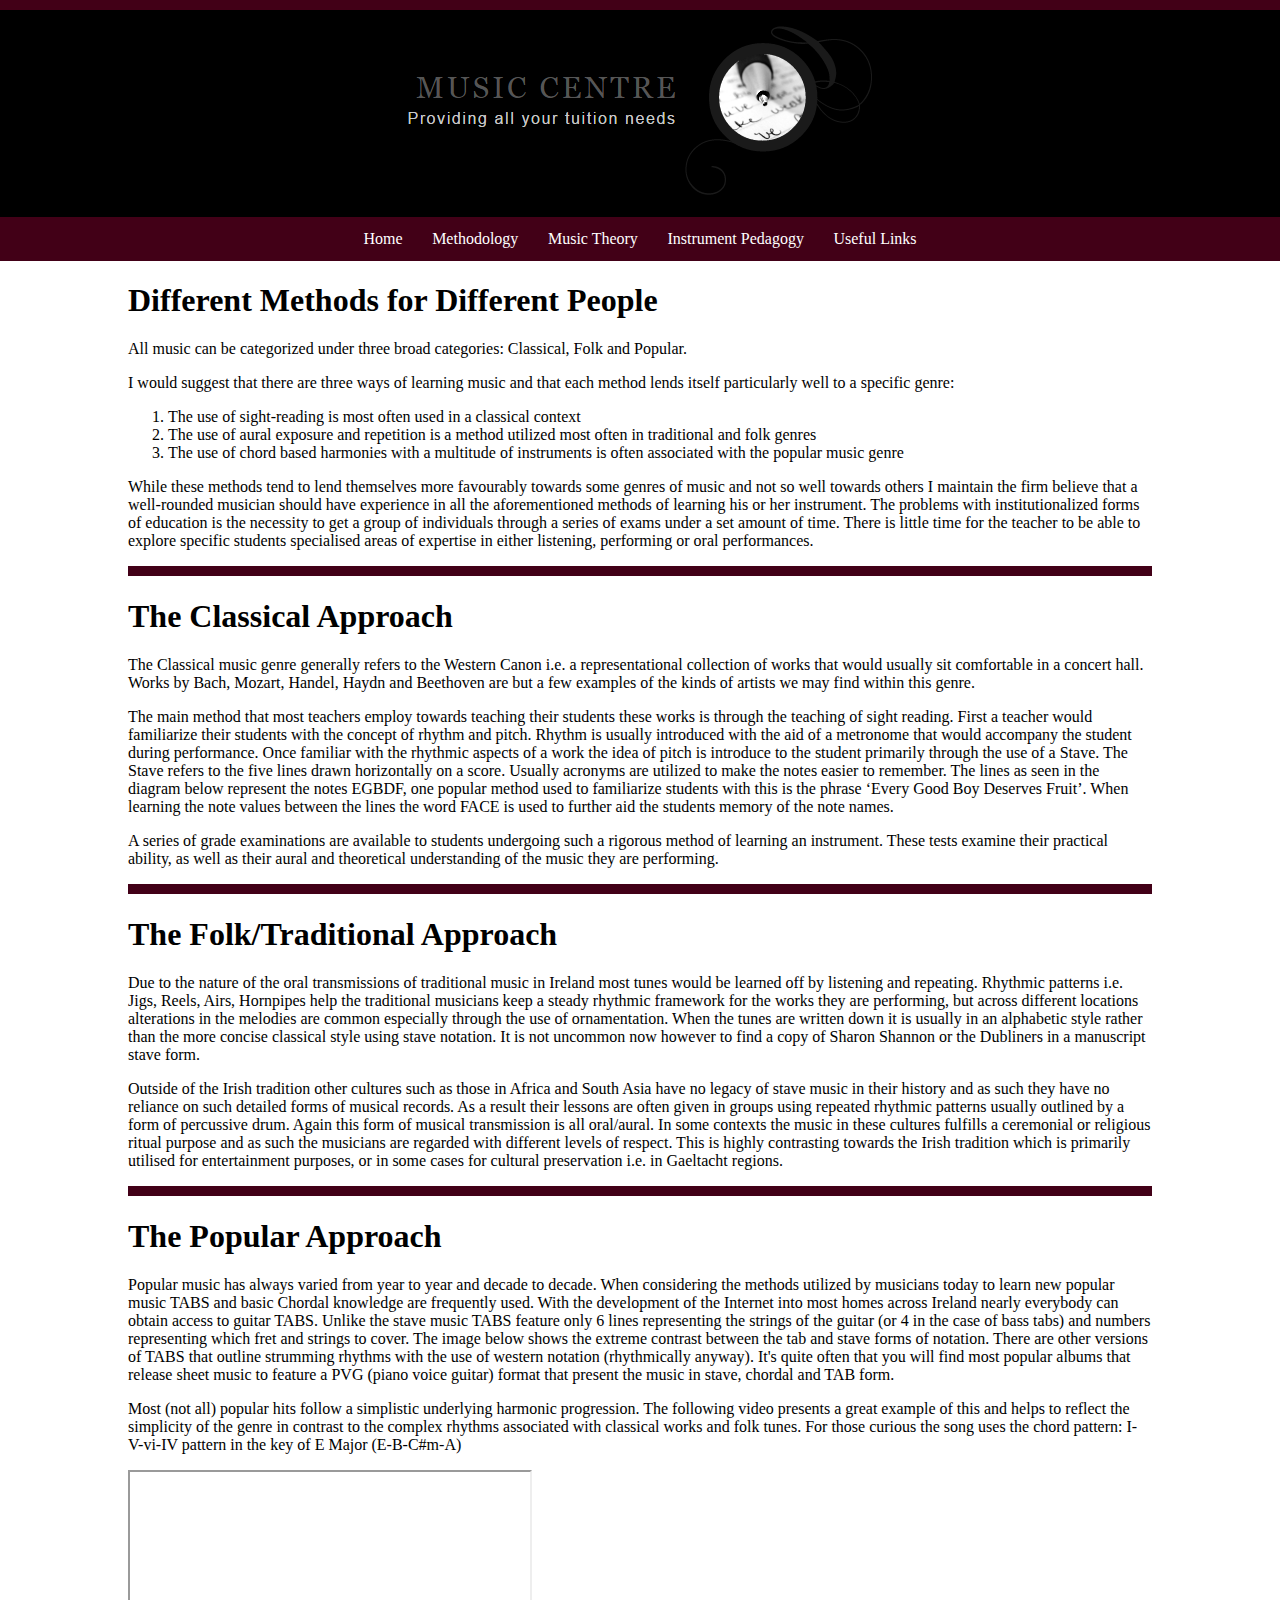
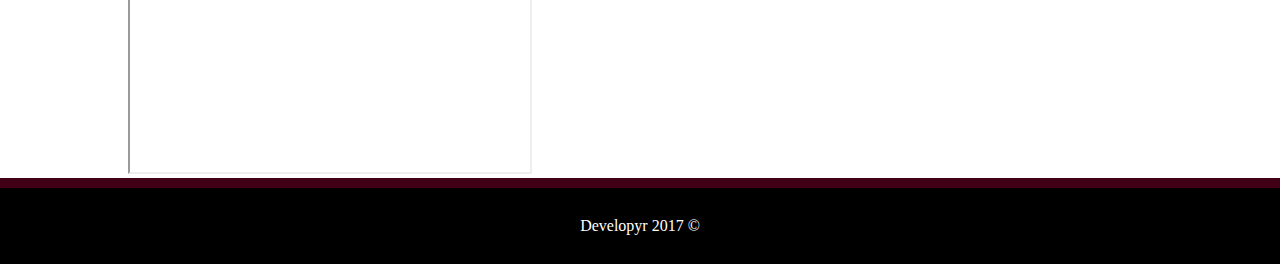
<file: MusicCentre/methodology.html>
<!DOCTYPE html>
<html>
<head>
<title>Methodology | Music Centre</title>
<link rel="stylesheet" type="text/css" href="main.css">
</head>

<body>
<div class=banner></div>
<header>
<img src="Images/Logo.png"/>
<nav>
<ul>
    <li><a href="index.html">Home</a></li>
    <li><a href="methodology.html">Methodology</a></li>
    <li><a href="musictheory.html">Music Theory</a></li>
    <li><a href="instrumentpedagogy.html">Instrument Pedagogy</a></li>
    <li><a href="usefullinks.html">Useful Links</a></li>
</ul>  
</nav>
</header>

<div class=wrapper>
<h1>Different Methods for Different People</h1>    
    
<p>All music can be categorized under three broad categories: Classical, Folk and Popular.</p>
<p>I would suggest that there are three ways of learning music and that each method lends itself particularly well to a specific genre:
</p>

<ol>
    <li>The use of  sight-reading is most often used in a classical context</li>
    <li>The use of aural exposure and repetition is a method utilized most often in traditional and folk genres</li>
    <li>The use of chord based harmonies with a multitude of instruments is often associated with the popular music genre</li>
</ol>
    
<p>While these methods tend to lend themselves more favourably towards some genres of music and not so well towards others I maintain the firm believe that a well-rounded musician should have experience in all the aforementioned methods of learning his or her instrument. The problems with institutionalized forms of education is the necessity to get a group of individuals through a series of exams under a set amount of time. There is little time for the teacher to be able to explore specific students specialised areas of expertise in either listening, performing or oral performances.</p>
    
<div class=banner></div>
    
<h1>The Classical Approach</h1>

<p>The Classical music genre generally refers to the Western Canon i.e. a representational collection of works that would usually sit comfortable in a concert hall. Works by Bach, Mozart, Handel, Haydn and Beethoven are but a few examples of the kinds of artists we may find within this genre.</p>
    
<p>The main method that most teachers employ towards teaching their students these works is through the teaching of sight reading. First a teacher would familiarize their students with the concept of rhythm and pitch. Rhythm is usually introduced with the aid of a metronome that would accompany the student during performance. Once familiar with the rhythmic aspects of a work the idea of pitch is introduce to the student primarily through the use of a Stave. The Stave refers to the five lines drawn horizontally on a score. Usually acronyms are utilized to make the notes easier to remember. The lines as seen in the diagram below represent the notes EGBDF, one popular method used to familiarize students with this is the phrase ‘Every Good Boy Deserves Fruit’. When learning the note values between the lines the word FACE is used to further aid the students memory of the note names.</p>
    
<p>A series of grade examinations are available to students undergoing such a rigorous method of learning an instrument. These tests examine their practical ability, as well as their aural and theoretical understanding of the music they are performing.</p>

<div class=banner></div>
    
<h1>The Folk/Traditional Approach</h1>

<p>Due to the nature of the oral transmissions of traditional music in Ireland most tunes would be learned off by listening and repeating. Rhythmic patterns i.e. Jigs, Reels, Airs, Hornpipes help the traditional musicians keep a steady rhythmic framework for the works they are performing, but across different locations alterations in the melodies are common especially through the use of ornamentation. When the tunes are written down it is usually in an alphabetic style rather than the more concise classical style using stave notation. It is not uncommon now however to find a copy of Sharon Shannon or the Dubliners in a manuscript stave form.</p>
    
<p>Outside of the Irish tradition other cultures such as those in Africa and South Asia have no legacy of stave music in their history and as such they have no reliance on such detailed forms of musical records. As a result their lessons are often given in groups using repeated rhythmic patterns usually outlined by a form of percussive drum. Again this form of musical transmission is all oral/aural. In some contexts the music in these cultures fulfills a ceremonial or religious ritual purpose and as such the musicians are regarded with different levels of respect. This is highly contrasting towards the Irish tradition which is primarily utilised for entertainment purposes, or in some cases for cultural preservation i.e. in Gaeltacht regions.</p>

    <div class=banner></div>
    
<h1>The Popular Approach</h1>
    
<p>Popular music has always varied from year to year and decade to decade. When considering the methods utilized by musicians today to learn new popular music TABS and basic Chordal knowledge are frequently used. With the development of the Internet into most homes across Ireland nearly everybody can obtain access to guitar TABS. Unlike the stave music TABS feature only 6 lines representing the strings of the guitar (or 4 in the case of bass tabs) and numbers representing which fret and strings to cover. The image below shows the extreme contrast between the tab and stave forms of notation. There are other versions of TABS that outline strumming rhythms with the use of western notation (rhythmically anyway). It's quite often that you will find most popular albums that release sheet music to feature a PVG (piano voice guitar) format that present the music in stave, chordal and TAB form.</p>

<p>Most (not all) popular hits follow a simplistic underlying harmonic progression. The following video presents a great example of this and helps to reflect the simplicity of the genre in contrast to the complex rhythms associated with classical works and folk tunes. For those curious the song uses the chord pattern: I-V-vi-IV pattern in the key of E Major (E-B-C#m-A)</p>
    
<iframe width="400px" height="300px" src="https://www.youtube.com/embed/oOlDewpCfZQ"></iframe>

</div>
    
<div class=banner></div>
<footer><p>Developyr 2017 &copy;</p></footer>
    
<script>
  (function(i,s,o,g,r,a,m){i['GoogleAnalyticsObject']=r;i[r]=i[r]||function(){
  (i[r].q=i[r].q||[]).push(arguments)},i[r].l=1*new Date();a=s.createElement(o),
  m=s.getElementsByTagName(o)[0];a.async=1;a.src=g;m.parentNode.insertBefore(a,m)
  })(window,document,'script','https://www.google-analytics.com/analytics.js','ga');

  ga('create', 'UA-47078105-2', 'auto');
  ga('send', 'pageview');

</script>
</body>

</html>
</file>
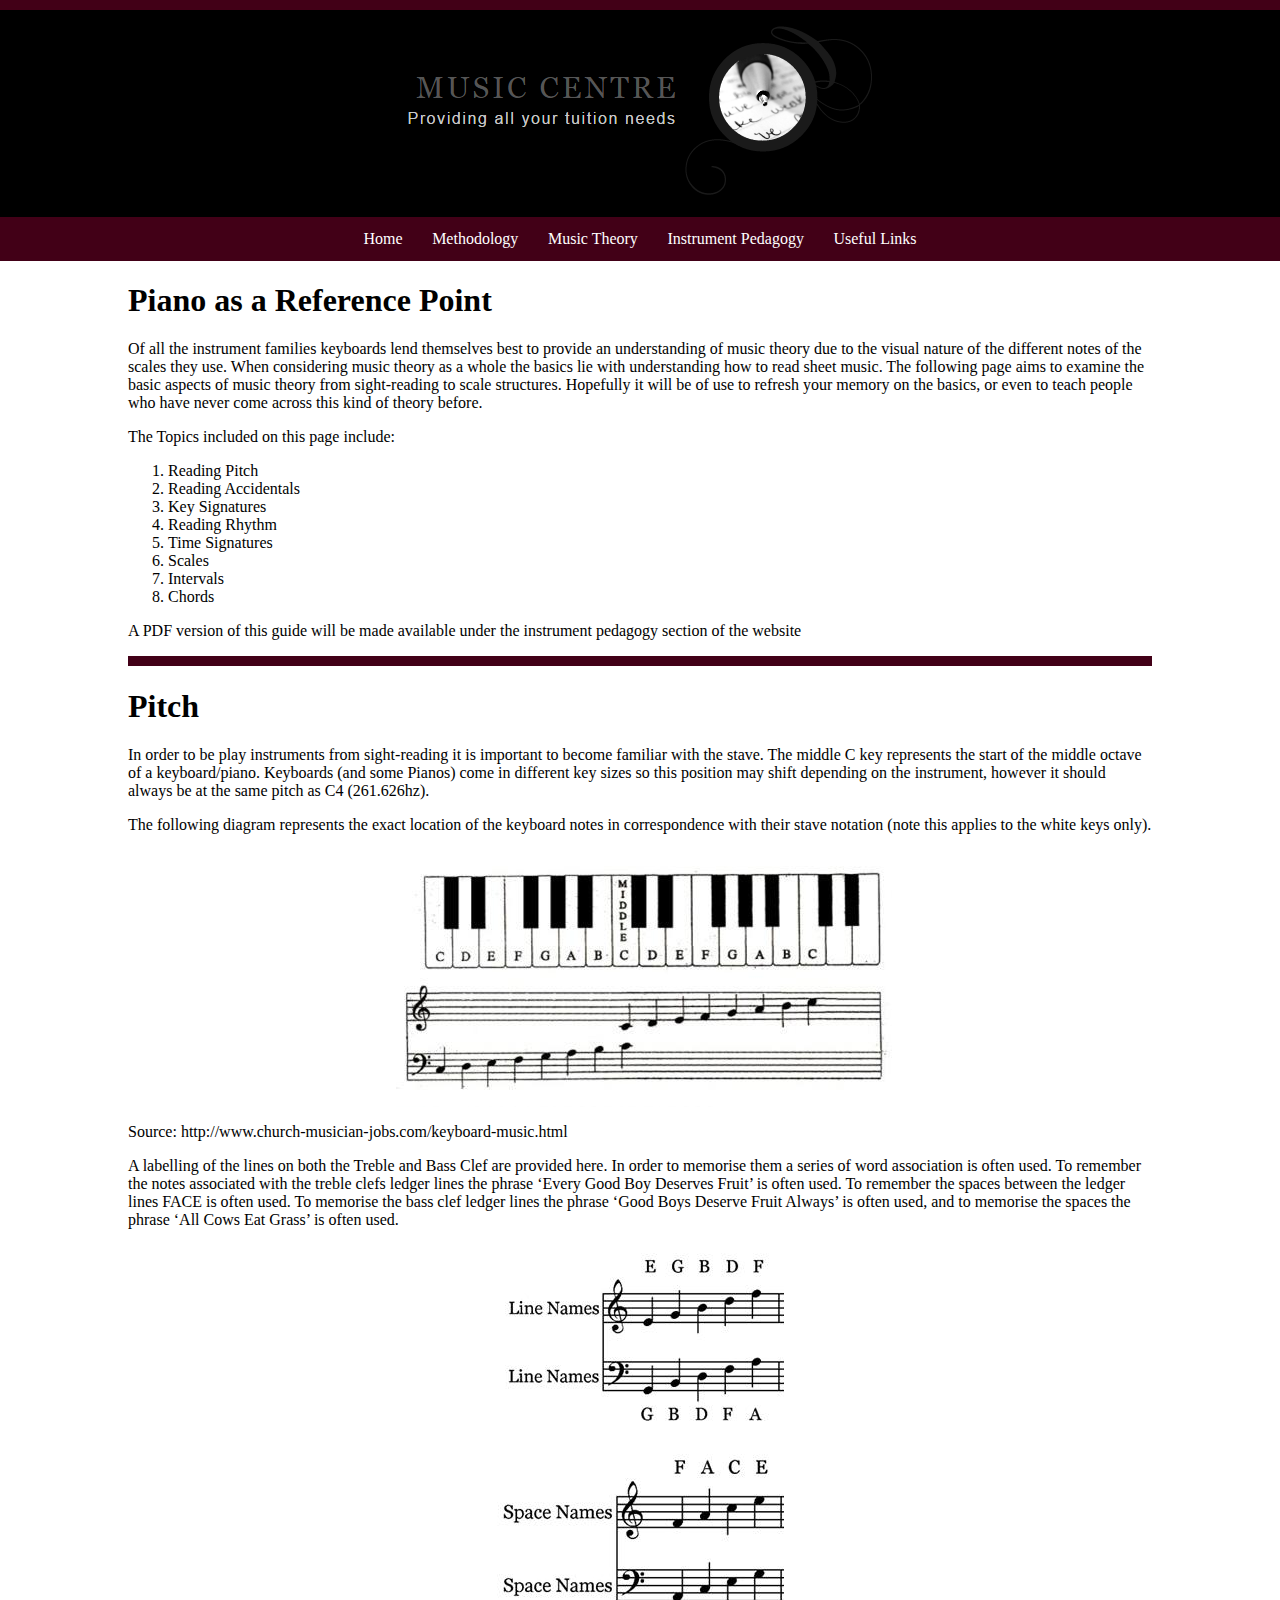
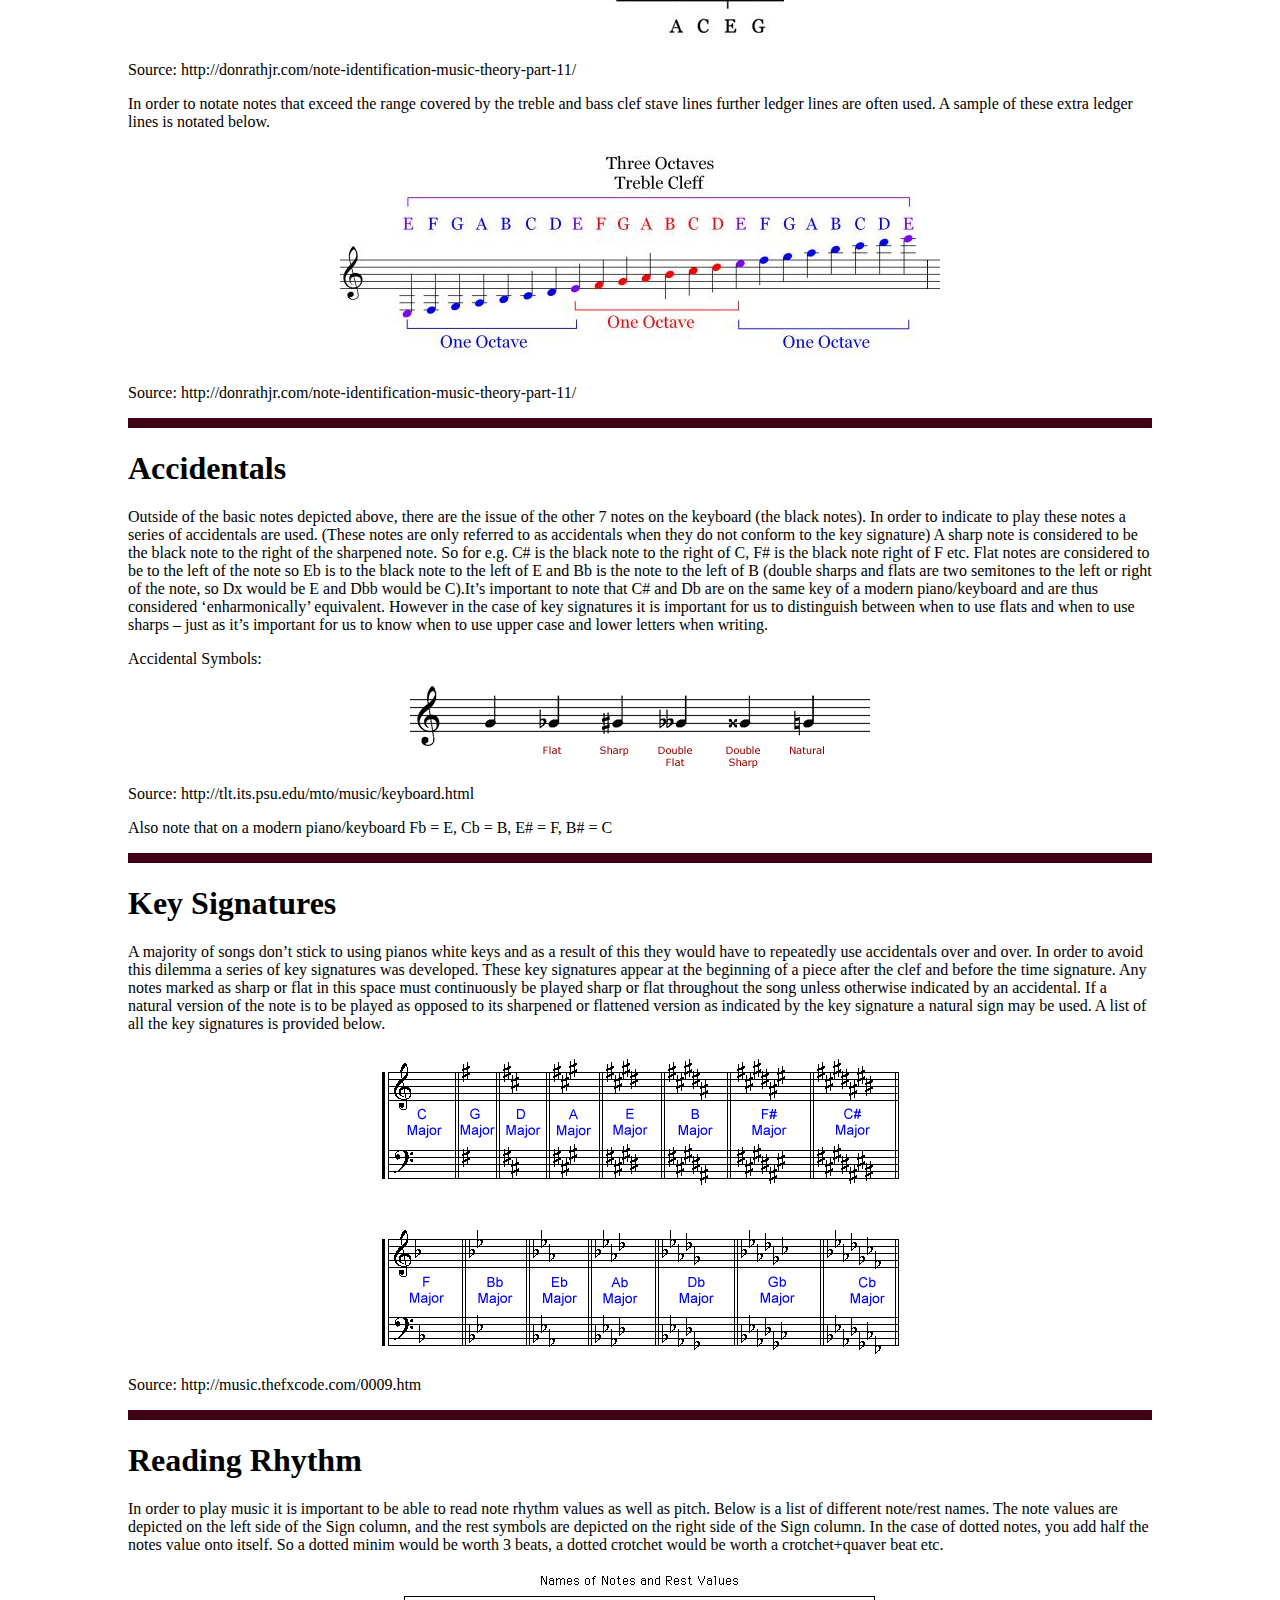
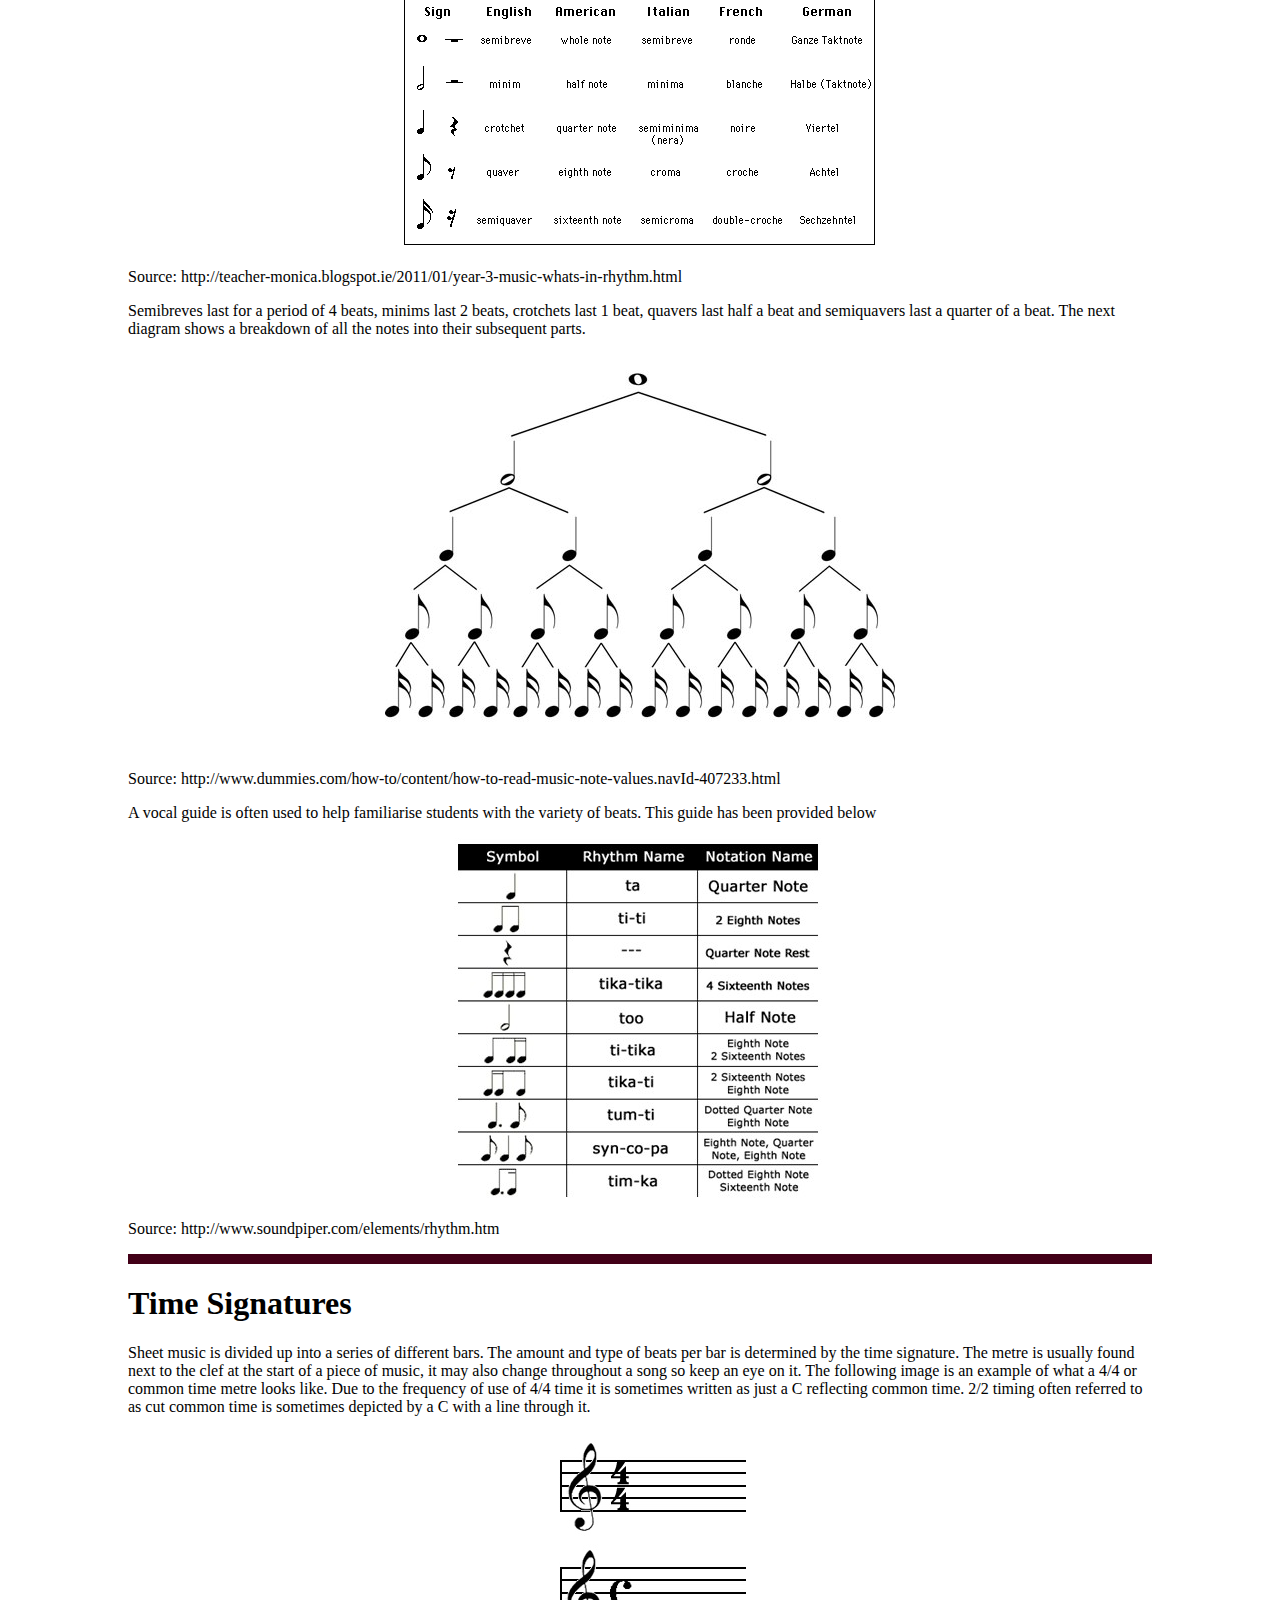
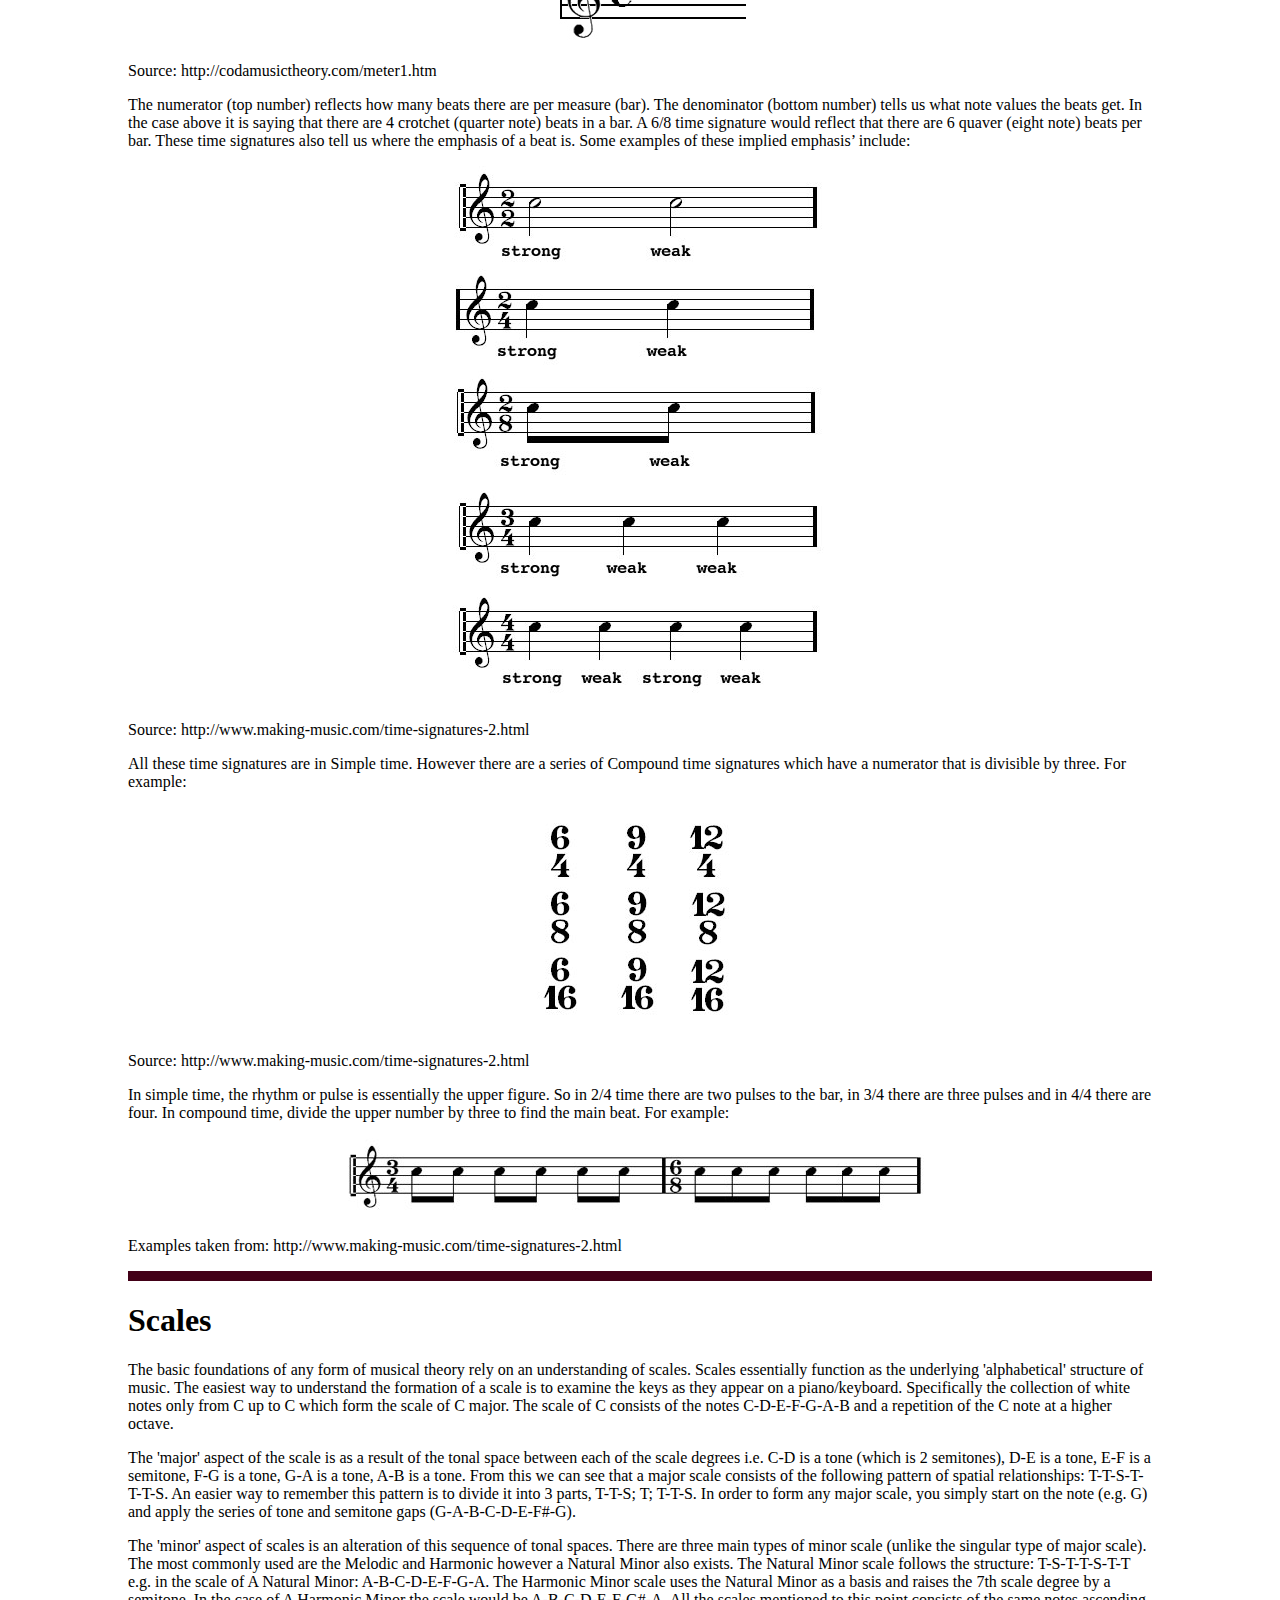
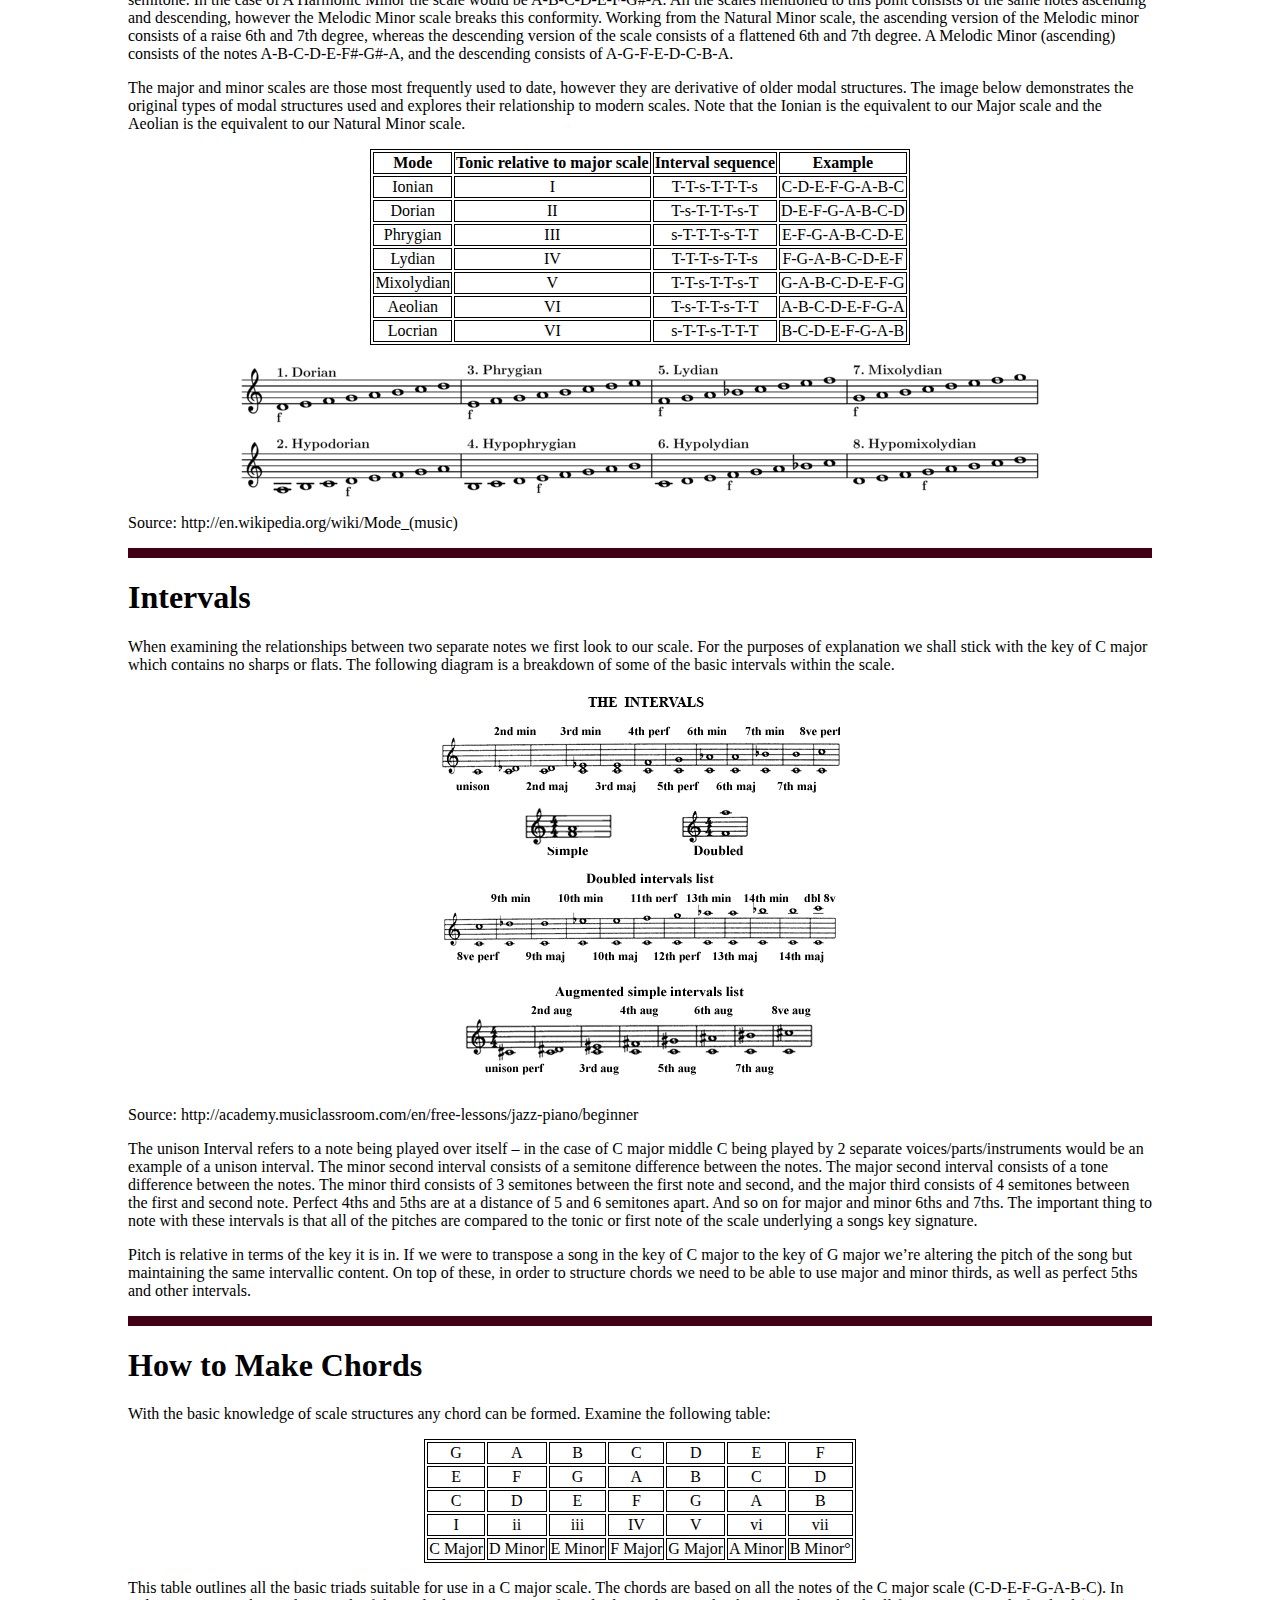
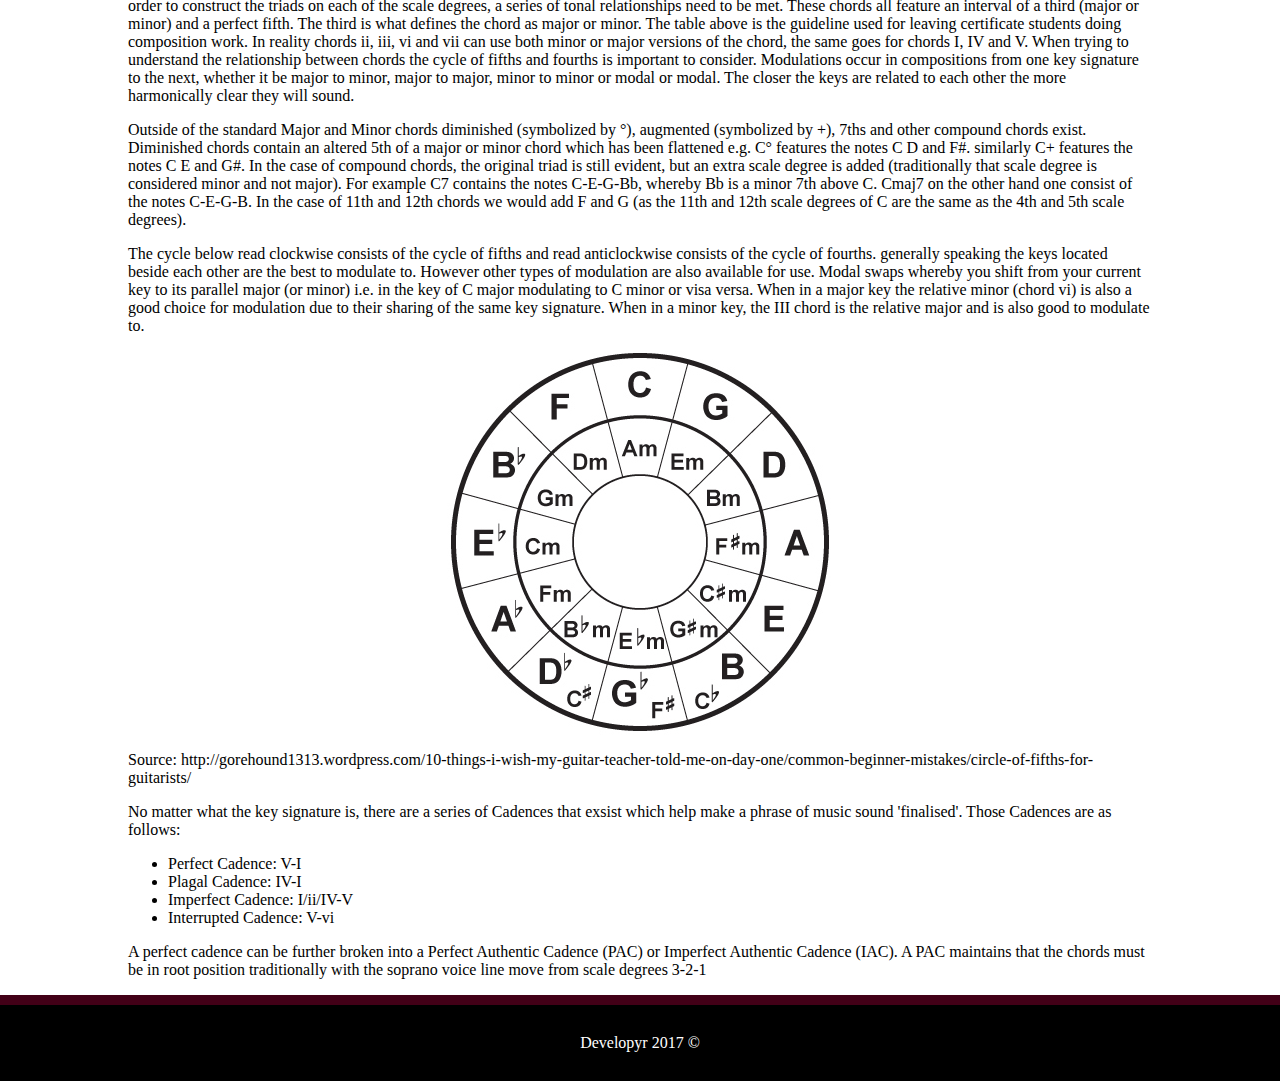
<file: MusicCentre/musictheory.html>
<!DOCTYPE html>
<html>
<head>
<title>Music Theory | Music Centre</title>
<link rel="stylesheet" type="text/css" href="main.css">
</head>

<body>
<div class=banner></div>
<header>
<img src="Images/Logo.png"/>
<nav>
<ul>
    <li><a href="index.html">Home</a></li>
    <li><a href="methodology.html">Methodology</a></li>
    <li><a href="musictheory.html">Music Theory</a></li>
    <li><a href="instrumentpedagogy.html">Instrument Pedagogy</a></li>
    <li><a href="usefullinks.html">Useful Links</a></li>
</ul>  
</nav>
</header>
    
<div class=wrapper>
<h1>Piano as a Reference Point</h1>

<p>Of all the instrument families keyboards lend themselves best to provide an understanding of music theory due to the visual nature of the different notes of the scales they use. When considering music theory as a whole the basics lie with understanding how to read sheet music. The following page aims to examine the basic aspects of music theory from sight-reading to scale structures. Hopefully it will be of use to refresh your memory on the basics, or even to teach people who have never come across this kind of theory before.</p>
    
<p>The Topics included on this page include:</p>
    <ol>
        <li>Reading Pitch</li>
        <li>Reading Accidentals</li>
        <li>Key Signatures</li>
        <li>Reading Rhythm</li>
        <li>Time Signatures</li>
        <li>Scales</li>
        <li>Intervals</li>
        <li>Chords</li>
    </ol>
    
<p>A PDF version of this guide will be made available under the instrument pedagogy section of the website</p>

<div class=banner></div>
<h1>Pitch</h1>
    
<p>In order to be play instruments from sight-reading it is important to become familiar with the stave. The middle C key represents the start of the middle octave of a keyboard/piano. Keyboards (and some Pianos) come in different key sizes so this position may shift depending on the instrument, however it should always be at the same pitch as C4 (261.626hz).</p>
    
<p>The following diagram represents the exact location of the keyboard notes in correspondence with their stave notation (note this applies to the white keys only).</p>

<img src="Images/MusicTheory/Keyboard-Stave%20Labels.jpg"/>
<p>Source: http://www.church-musician-jobs.com/keyboard-music.html</p>
    
<p>A labelling of the lines on both the Treble and Bass Clef are provided here. In order to memorise them a series of word association is often used. To remember the notes associated with the treble clefs ledger lines the phrase ‘Every Good Boy Deserves Fruit’ is often used. To remember the spaces between the ledger lines FACE is often used. To memorise the bass clef ledger lines the phrase ‘Good Boys Deserve Fruit Always’ is often used, and to memorise the spaces the phrase ‘All Cows Eat Grass’ is often used.</p>
    
<img src="Images/MusicTheory/Stave%20Line%20Labels.jpg"/>
<p></p>
<img src="Images/MusicTheory/Stave%20Space%20Labels.jpg"/>
<p>Source: http://donrathjr.com/note-identification-music-theory-part-11/</p>
    
<p>In order to notate notes that exceed the range covered by the treble and bass clef stave lines further ledger lines are often used. A sample of these extra ledger lines is notated below.</p>
    
<img src="Images/MusicTheory/Treble%20&%20Bass%20Labels.jpg"/>
<p>Source: http://donrathjr.com/note-identification-music-theory-part-11/</p>

<div class=banner></div>
    
<h1>Accidentals</h1>
    
<p>Outside of the basic notes depicted above, there are the issue of the other 7 notes on the keyboard (the black notes). In order to indicate to play these notes a series of accidentals are used. (These notes are only referred to as accidentals when they do not conform to the key signature) A sharp note is considered to be the black note to the right of the sharpened note. So for e.g. C# is the black note to the right of C, F# is the black note right of F etc. Flat notes are considered to be to the left of the note so Eb is to the black note to the left of E and Bb is the note to the left of B (double sharps and flats are two semitones to the left or right of the note, so Dx would be E and Dbb would be C).It’s important to note that C# and Db are on the same key of a modern piano/keyboard and are thus considered ‘enharmonically’ equivalent. However in the case of key signatures it is important for us to distinguish between when to use flats and when to use sharps – just as it’s important for us to know when to use upper case and lower letters when writing.</p>

<p>Accidental Symbols:</p>
<img src="Images/MusicTheory/Accidentals%20labelled%20on%20staff.png"/>
<p>Source: http://tlt.its.psu.edu/mto/music/keyboard.html</p>
<p>Also note that on a modern piano/keyboard Fb = E, Cb = B, E# = F, B# = C</p>

<div class=banner></div>
    
<h1>Key Signatures</h1>
<p>A majority of songs don’t stick to using pianos white keys and as a result of this they would have to repeatedly use accidentals over and over. In order to avoid this dilemma a series of key signatures was developed. These key signatures appear at the beginning of a piece after the clef and before the time signature. Any notes marked as sharp or flat in this space must continuously be played sharp or flat throughout the song unless otherwise indicated by an accidental. If a natural version of the note is to be played as opposed to its sharpened or flattened version as indicated by the key signature a natural sign may be used. A list of all the key signatures is provided below.</p>
    
<img src="Images/MusicTheory/Key%20Signatures%20Sharps%20+%20Flats.gif"/>
<p>Source: http://music.thefxcode.com/0009.htm</p>

<div class=banner></div>
    
<h1>Reading Rhythm</h1>
<p>In order to play music it is important to be able to read note rhythm values as well as pitch. Below is a list of different note/rest names. The note values are depicted on the left side of the Sign column, and the rest symbols are depicted on the right side of the Sign column. In the case of dotted notes, you add half the notes value onto itself. So a dotted minim would be worth 3 beats, a dotted crotchet would be worth a crotchet+quaver beat etc.</p>
    
<img src="Images/MusicTheory/Rhythm%20Sheet.gif"/>
<p>Source: http://teacher-monica.blogspot.ie/2011/01/year-3-music-whats-in-rhythm.html</p>

<p>Semibreves last for a period of 4 beats, minims last 2 beats, crotchets last 1 beat, quavers last half a beat and semiquavers last a quarter of a beat. The next diagram shows a breakdown of all the notes into their subsequent parts.</p>
    
<img src="Images/MusicTheory/Rhthm%20Hierarchy.jpg"/>
<p>Source: http://www.dummies.com/how-to/content/how-to-read-music-note-values.navId-407233.html</p>
    
<p>A vocal guide is often used to help familiarise students with the variety of beats. This guide has been provided below</p>

<img src="Images/MusicTheory/Vocal%20Rhythm.jpg"/>
<p>Source: http://www.soundpiper.com/elements/rhythm.htm</p>
    
<div class=banner></div>
    
<h1>Time Signatures</h1>
<p>Sheet music is divided up into a series of different bars. The amount and type of beats per bar is determined by the time signature. The metre is usually found next to the clef at the start of a piece of music, it may also change throughout a song so keep an eye on it. The following image is an example of what a 4/4 or common time metre looks like. Due to the frequency of use of 4/4 time it is sometimes written as just a C reflecting common time. 2/2 timing often referred to as cut common time is sometimes depicted by a C with a line through it.</p>
    
<img src="Images/MusicTheory/TimeSignature44C.jpg"/>
<p>Source:  http://codamusictheory.com/meter1.htm </p>

<p>The numerator (top number) reflects how many beats there are per measure (bar). The denominator (bottom number) tells us what note values the beats get. In the case above it is saying that there are 4 crotchet (quarter note) beats in a bar. A 6/8 time signature would reflect that there are 6 quaver (eight note) beats per bar. These time signatures also tell us where the emphasis of a beat is. Some examples of these implied emphasis’ include:</p>

<img src="Images/MusicTheory/2-2%20Emphasis.jpg"/>
<img src="Images/MusicTheory/2-4%20Emphasis.jpg">
<img src="Images/MusicTheory/2-8%20Emphasis.jpg"/>
<img src="Images/MusicTheory/3-4%20Emphasis.jpg"/>
<img src="Images/MusicTheory/4-4%20Emphasis.jpg"/>
    
<p>Source: http://www.making-music.com/time-signatures-2.html</p>
    
<p>All these time signatures are in Simple time. However there are a series of Compound time signatures which have a numerator that is divisible by three. For example:</p>
    
<img src="Images/MusicTheory/Compound%20Signatures.jpg"/>
<p>Source: http://www.making-music.com/time-signatures-2.html</p>
    
<p>In simple time, the rhythm or pulse is essentially the upper figure. So in 2/4 time there are two pulses to the bar, in 3/4 there are three pulses and in 4/4 there are four. In compound time, divide the upper number by three to find the main beat. For example:</p>
    
<img src="Images/MusicTheory/Compound+Simple%20Signature%20Breakdown.jpg"/>
<p>Examples taken from: http://www.making-music.com/time-signatures-2.html</p>

<div class=banner></div>
    
<h1>Scales</h1>
<p>The basic foundations of any form of musical theory rely on an understanding of scales. Scales essentially function as the underlying 'alphabetical' structure of music. The easiest way to understand the formation of a scale is to examine the keys as they appear on a piano/keyboard. Specifically the collection of white notes only from C up to C which form the scale of C major. The scale of C consists of the notes C-D-E-F-G-A-B and a repetition of the C note at a higher octave.</p>
    
<p>The 'major' aspect of the scale is as a result of the tonal space between each of the scale degrees i.e. C-D is a tone (which is 2 semitones), D-E is a tone, E-F is a semitone, F-G is a tone, G-A is a tone, A-B is a tone. From this we can see that a major scale consists of the following pattern of spatial relationships: T-T-S-T-T-T-S. An easier way to remember this pattern is to divide it into 3 parts, T-T-S; T; T-T-S. In order to form any major scale, you simply start on the note (e.g. G) and apply the series of tone and semitone gaps (G-A-B-C-D-E-F#-G).</p>
    
<p>
The 'minor' aspect of scales is an alteration of this sequence of tonal spaces. There are three main types of minor scale (unlike the singular type of major scale). The most commonly used are the Melodic and Harmonic however a Natural Minor also exists. The Natural Minor scale follows the structure: T-S-T-T-S-T-T e.g. in the scale of A Natural Minor: A-B-C-D-E-F-G-A. The Harmonic Minor scale uses the Natural Minor as a basis and raises the 7th scale degree by a semitone. In the case of A Harmonic Minor the scale would be A-B-C-D-E-F-G#-A. All the scales mentioned to this point consists of the same notes ascending and descending, however the Melodic Minor scale breaks this conformity. Working from the Natural Minor scale, the ascending version of the Melodic minor consists of a raise 6th and 7th degree, whereas the descending version of the scale consists of a flattened 6th and 7th degree. A Melodic Minor (ascending) consists of the notes A-B-C-D-E-F#-G#-A, and the descending consists of A-G-F-E-D-C-B-A.</p>
    
<p>The major and minor scales are those most frequently used to date, however they are derivative of older modal structures. The image below demonstrates the original types of modal structures used and explores their relationship to modern scales. Note that the Ionian is the equivalent to our Major scale and the Aeolian is the equivalent to our Natural Minor scale.</p>

    
<table>
<tr><th>Mode</th><th>Tonic relative to major scale</th><th>Interval sequence</th><th>Example</th></tr>
<tr><td>Ionian</td><td>I</td><td>T-T-s-T-T-T-s</td><td>C-D-E-F-G-A-B-C</td></tr>
<tr><td>Dorian</td><td>II</td><td>	T-s-T-T-T-s-T</td><td>D-E-F-G-A-B-C-D</td></tr>
<tr><td>Phrygian</td><td>III</td><td>s-T-T-T-s-T-T</td><td>E-F-G-A-B-C-D-E</td></tr>
<tr><td>Lydian</td><td>IV</td><td>T-T-T-s-T-T-s</td><td>F-G-A-B-C-D-E-F</td></tr>
<tr><td>Mixolydian</td><td>V</td><td>T-T-s-T-T-s-T</td><td>G-A-B-C-D-E-F-G</td></tr>
<tr><td>Aeolian</td><td>VI</td><td>T-s-T-T-s-T-T</td><td>A-B-C-D-E-F-G-A</td></tr>
<tr><td>Locrian</td><td>VI</td><td>s-T-T-s-T-T-T</td><td>B-C-D-E-F-G-A-B</td></tr>

</table>
    
<br/>
    
<img src="Images/MusicTheory/8modes.png"/>
<p>Source: http://en.wikipedia.org/wiki/Mode_(music)</p>
<div class=banner></div>
    
<h1>Intervals</h1>
    
<p>When examining the relationships between two separate notes we first look to our scale. For the purposes of explanation we shall stick with the key of C major which contains no sharps or flats. The following diagram is a breakdown of some of the basic intervals within the scale.</p>

<img src="Images/MusicTheory/Intervals.png"/>
<p>Source: http://academy.musiclassroom.com/en/free-lessons/jazz-piano/beginner</p>
    
<p>The unison Interval refers to a note being played over itself – in the case of C major middle C being played by 2 separate voices/parts/instruments would be an example of a unison interval. The minor second interval consists of a semitone difference between the notes. The major second interval consists of a tone difference between the notes. The minor third consists of 3 semitones between the first note and second, and the major third consists of 4 semitones between the first and second note. Perfect 4ths and 5ths are at a distance of 5 and 6 semitones apart. And so on for major and minor 6ths and 7ths. The important thing to note with these intervals is that all of the pitches are compared to the tonic or first note of the scale underlying a songs key signature.</p>
    
<p>Pitch is relative in terms of the key it is in. If we were to transpose a song in the key of C major to the key of G major we’re altering the pitch of the song but maintaining the same intervallic content. On top of these, in order to structure chords we need to be able to use major and minor thirds, as well as perfect 5ths and other intervals.</p>
    
<div class=banner></div>
    
<h1>How to Make Chords</h1>
<p>With the basic knowledge of scale structures any chord can be formed. Examine the following table:</p>
    
<table>
<tr><td>G</td><td>A</td><td>B</td><td>C</td><td>D</td><td>E</td><td>F</td></tr>    
<tr><td>E</td><td>F</td><td>G</td><td>A</td><td>B</td><td>C</td><td>D</td></tr>
<tr><td>C</td><td>D</td><td>E</td><td>F</td><td>G</td><td>A</td><td>B</td></tr>
<tr><td>I</td><td>ii</td><td>iii</td><td>IV</td><td>V</td><td>vi</td><td>vii</td></tr>
<tr><td>C Major</td><td>D Minor</td><td>E Minor</td><td>F Major</td><td>G Major</td><td>A Minor</td><td>B Minor&deg;</td></tr>
</table>

    
<p>This table outlines all the basic triads suitable for use in a C major scale. The chords are based on all the notes of the C major scale (C-D-E-F-G-A-B-C). In order to construct the triads on each of the scale degrees, a series of tonal relationships need to be met. These chords all feature an interval of a third (major or minor) and a perfect fifth. The third is what defines the chord as major or minor. The table above is the guideline used for leaving certificate students doing composition work. In reality chords ii, iii, vi and vii can use both minor or major versions of the chord, the same goes for chords I, IV and V. When trying to understand the relationship between chords the cycle of fifths and fourths is important to consider. Modulations occur in compositions from one key signature to the next, whether it be major to minor, major to major, minor to minor or modal or modal. The closer the keys are related to each other the more harmonically clear they will sound.</p>
    
<p>Outside of the standard Major and Minor chords diminished (symbolized by °), augmented (symbolized by +), 7ths and other compound chords exist. Diminished chords contain an altered 5th of a major or minor chord which has been flattened e.g. C° features the notes C D and F#. similarly C+ features the notes C E and G#. In the case of compound chords, the original triad is still evident, but an extra scale degree is added (traditionally that scale degree is considered minor and not major). For example C7 contains the notes C-E-G-Bb, whereby Bb is a minor 7th above C. Cmaj7 on the other hand one consist of the notes C-E-G-B. In the case of 11th and 12th chords we would add F and G (as the 11th and 12th scale degrees of C are the same as the 4th and 5th scale degrees). </p>
    
<p>The cycle below read clockwise consists of the cycle of fifths and read anticlockwise consists of the cycle of fourths. generally speaking the keys located beside each other are the best to modulate to. However other types of modulation are also available for use. Modal swaps whereby you shift from your current key to its parallel major (or minor) i.e. in the key of C major modulating to C minor or visa versa. When in a major key the relative minor (chord vi) is also a good choice for modulation due to their sharing of the same key signature. When in a minor key, the III chord is the relative major and is also good to modulate to. </p>

<img src="Images/MusicTheory/Chord%20Wheel.jpg"/>
<p>Source: http://gorehound1313.wordpress.com/10-things-i-wish-my-guitar-teacher-told-me-on-day-one/common-beginner-mistakes/circle-of-fifths-for-guitarists/</p>
    
<p>No matter what the key signature is, there are a series of Cadences that exsist which help make a phrase of music sound 'finalised'. Those Cadences are as follows:</p>
    
<ul>
    <li>Perfect Cadence: V-I </li>
    <li>Plagal Cadence: IV-I</li>
    <li>Imperfect Cadence: I/ii/IV-V</li>
    <li>Interrupted Cadence: V-vi</li>
</ul>
    
<p>A perfect cadence can be further broken into a Perfect Authentic Cadence (PAC) or Imperfect Authentic Cadence (IAC). A PAC maintains that the chords must be in root position traditionally with the soprano voice line move from scale degrees 3-2-1</p>
    
</div>
    

    
<div class=banner></div>
<footer><p>Developyr 2017 &copy;</p></footer>
    
<script>
  (function(i,s,o,g,r,a,m){i['GoogleAnalyticsObject']=r;i[r]=i[r]||function(){
  (i[r].q=i[r].q||[]).push(arguments)},i[r].l=1*new Date();a=s.createElement(o),
  m=s.getElementsByTagName(o)[0];a.async=1;a.src=g;m.parentNode.insertBefore(a,m)
  })(window,document,'script','https://www.google-analytics.com/analytics.js','ga');

  ga('create', 'UA-47078105-2', 'auto');
  ga('send', 'pageview');

</script>
</body>


</html>
</file>
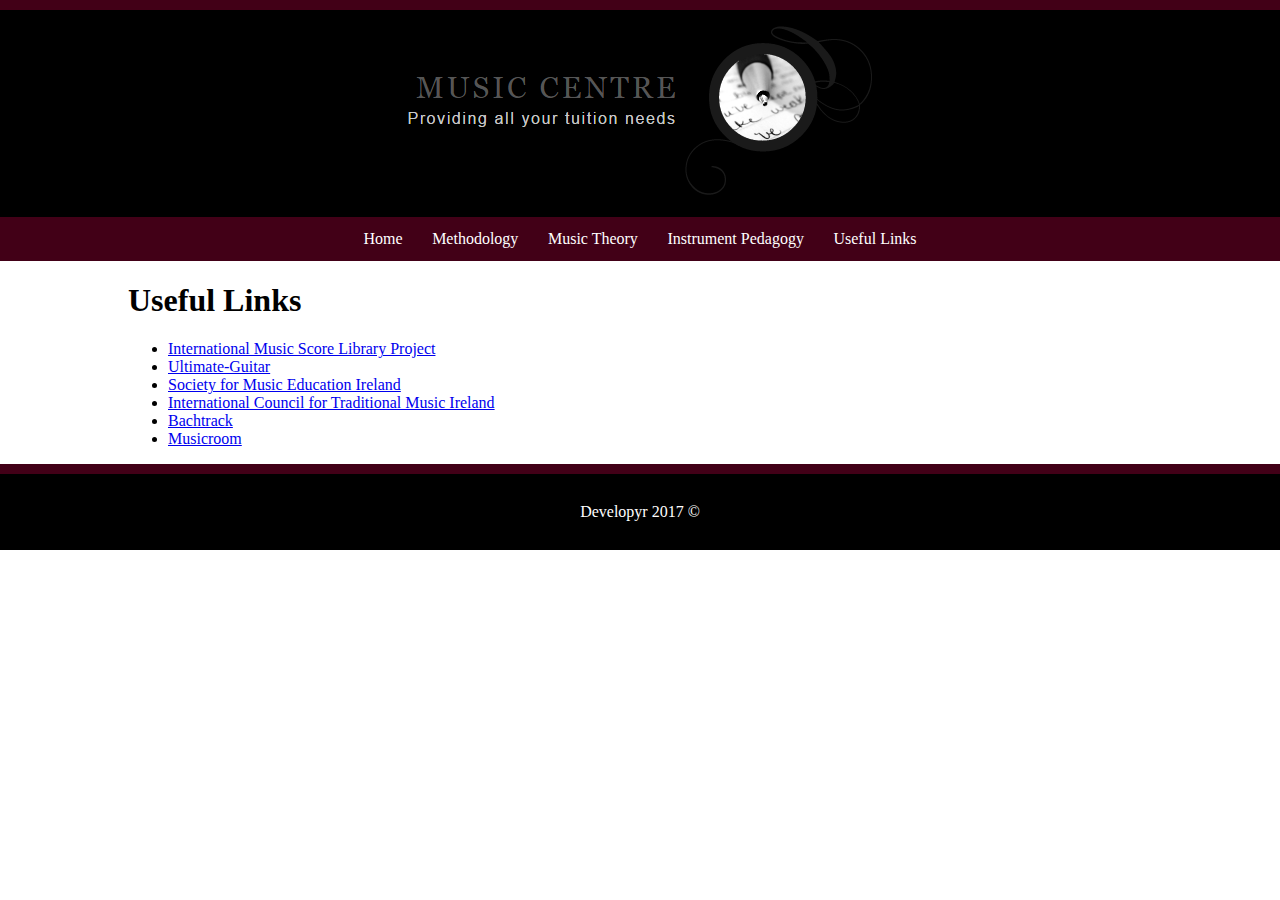
<file: MusicCentre/usefullinks.html>
<!DOCTYPE html>
<html>
<head>
<title>Useful Links | Music Centre</title>
<link rel="stylesheet" type="text/css" href="main.css">
</head>

<body>
<div class=banner></div>
<header>
<img src="Images/Logo.png"/>
<nav>
<ul>
    <li><a href="index.html">Home</a></li>
    <li><a href="methodology.html">Methodology</a></li>
    <li><a href="musictheory.html">Music Theory</a></li>
    <li><a href="instrumentpedagogy.html">Instrument Pedagogy</a></li>
    <li><a href="usefullinks.html">Useful Links</a></li>
</ul>  
</nav>
</header>
    
<div class=wrapper>    
    
<h1>Useful Links</h1>
<ul>
    <li><a href="http://imslp.org/">International Music Score Library Project</a></li>
    <li><a href="https://www.ultimate-guitar.com/">Ultimate-Guitar</a></li>
    <li><a href="http://www.smei.ie/">Society for Music Education Ireland</a></li>
    <li><a href="http://www.ictm.ie/">International Council for Traditional Music Ireland</a></li>
    <li><a href="http://www.bachtrack.com/">Bachtrack</a></li>
    <li><a href="http://www.musicroom.com/">Musicroom</a></li>
    
</ul>
    
</div>
    
<div class=banner></div>
<footer><p>Developyr 2017 &copy;</p></footer>
    
<script>
  (function(i,s,o,g,r,a,m){i['GoogleAnalyticsObject']=r;i[r]=i[r]||function(){
  (i[r].q=i[r].q||[]).push(arguments)},i[r].l=1*new Date();a=s.createElement(o),
  m=s.getElementsByTagName(o)[0];a.async=1;a.src=g;m.parentNode.insertBefore(a,m)
  })(window,document,'script','https://www.google-analytics.com/analytics.js','ga');

  ga('create', 'UA-47078105-2', 'auto');
  ga('send', 'pageview');

</script>
</body>





</html>
</file>
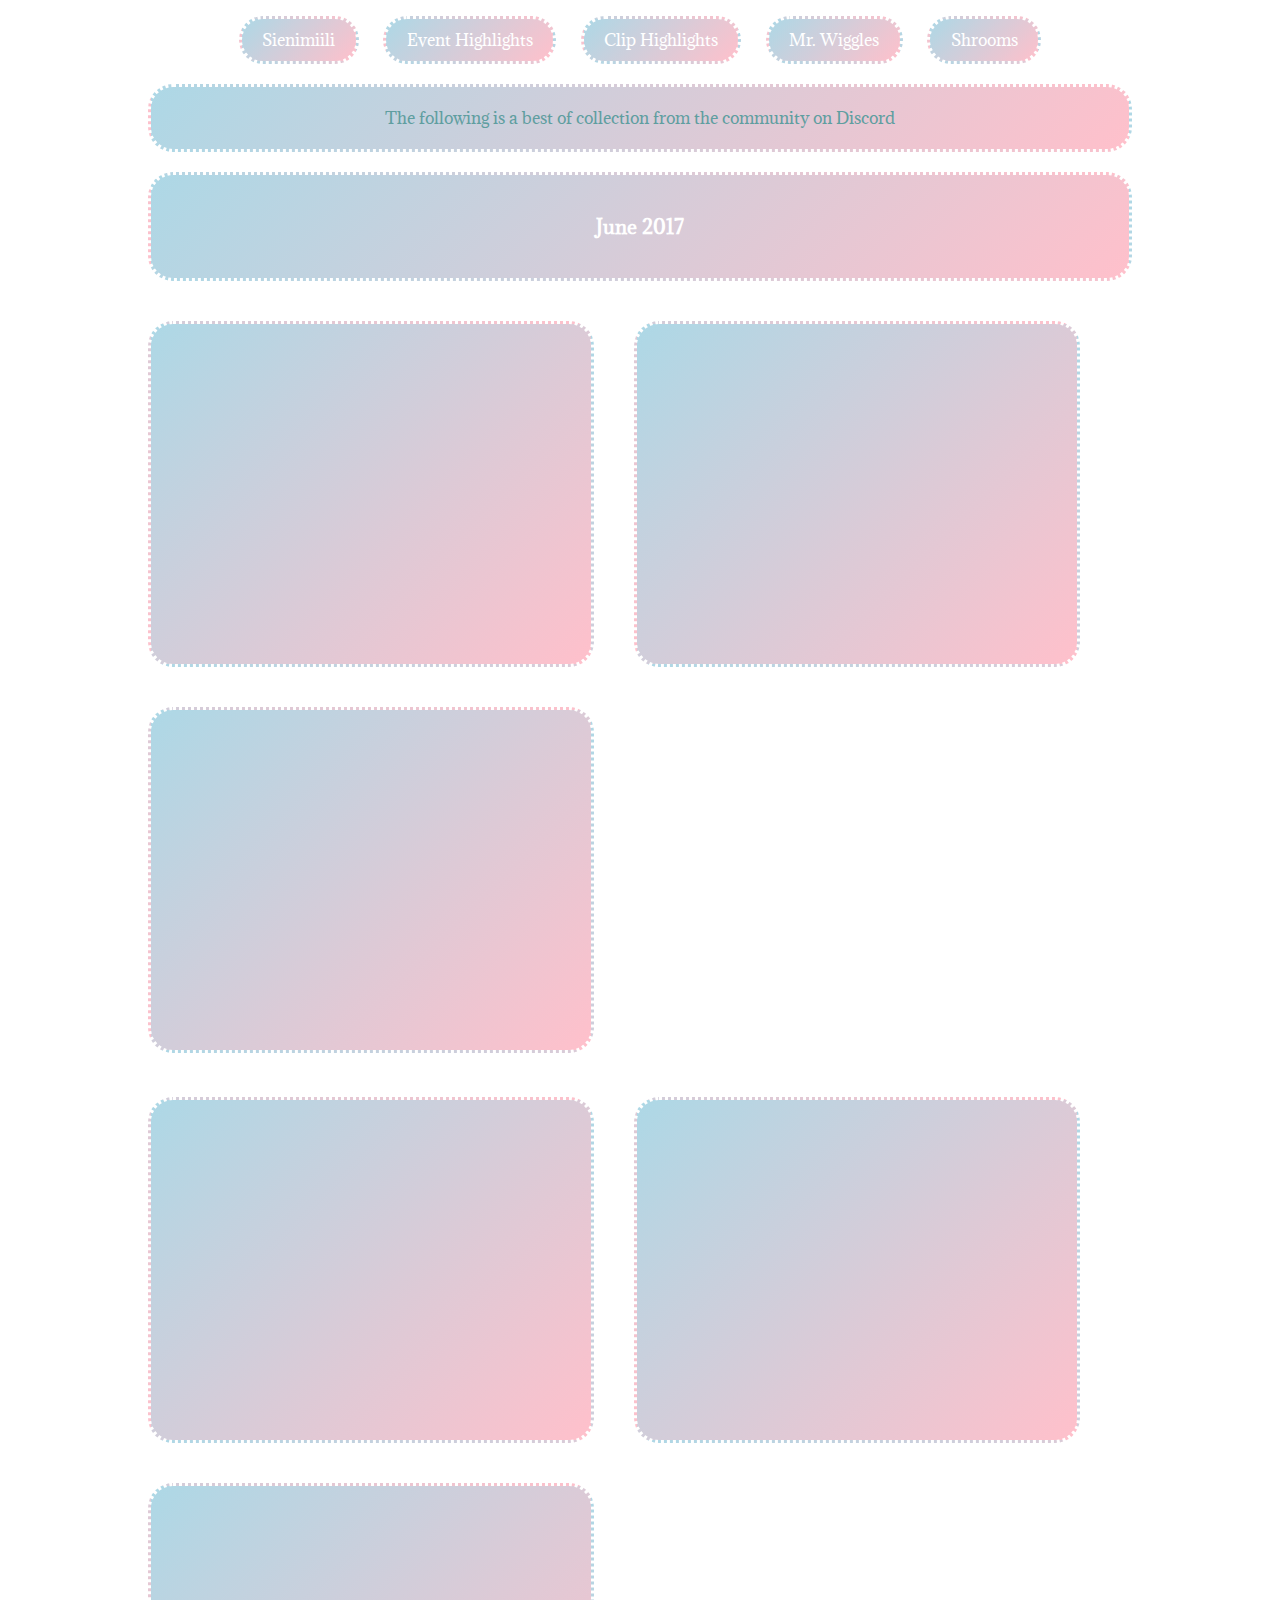
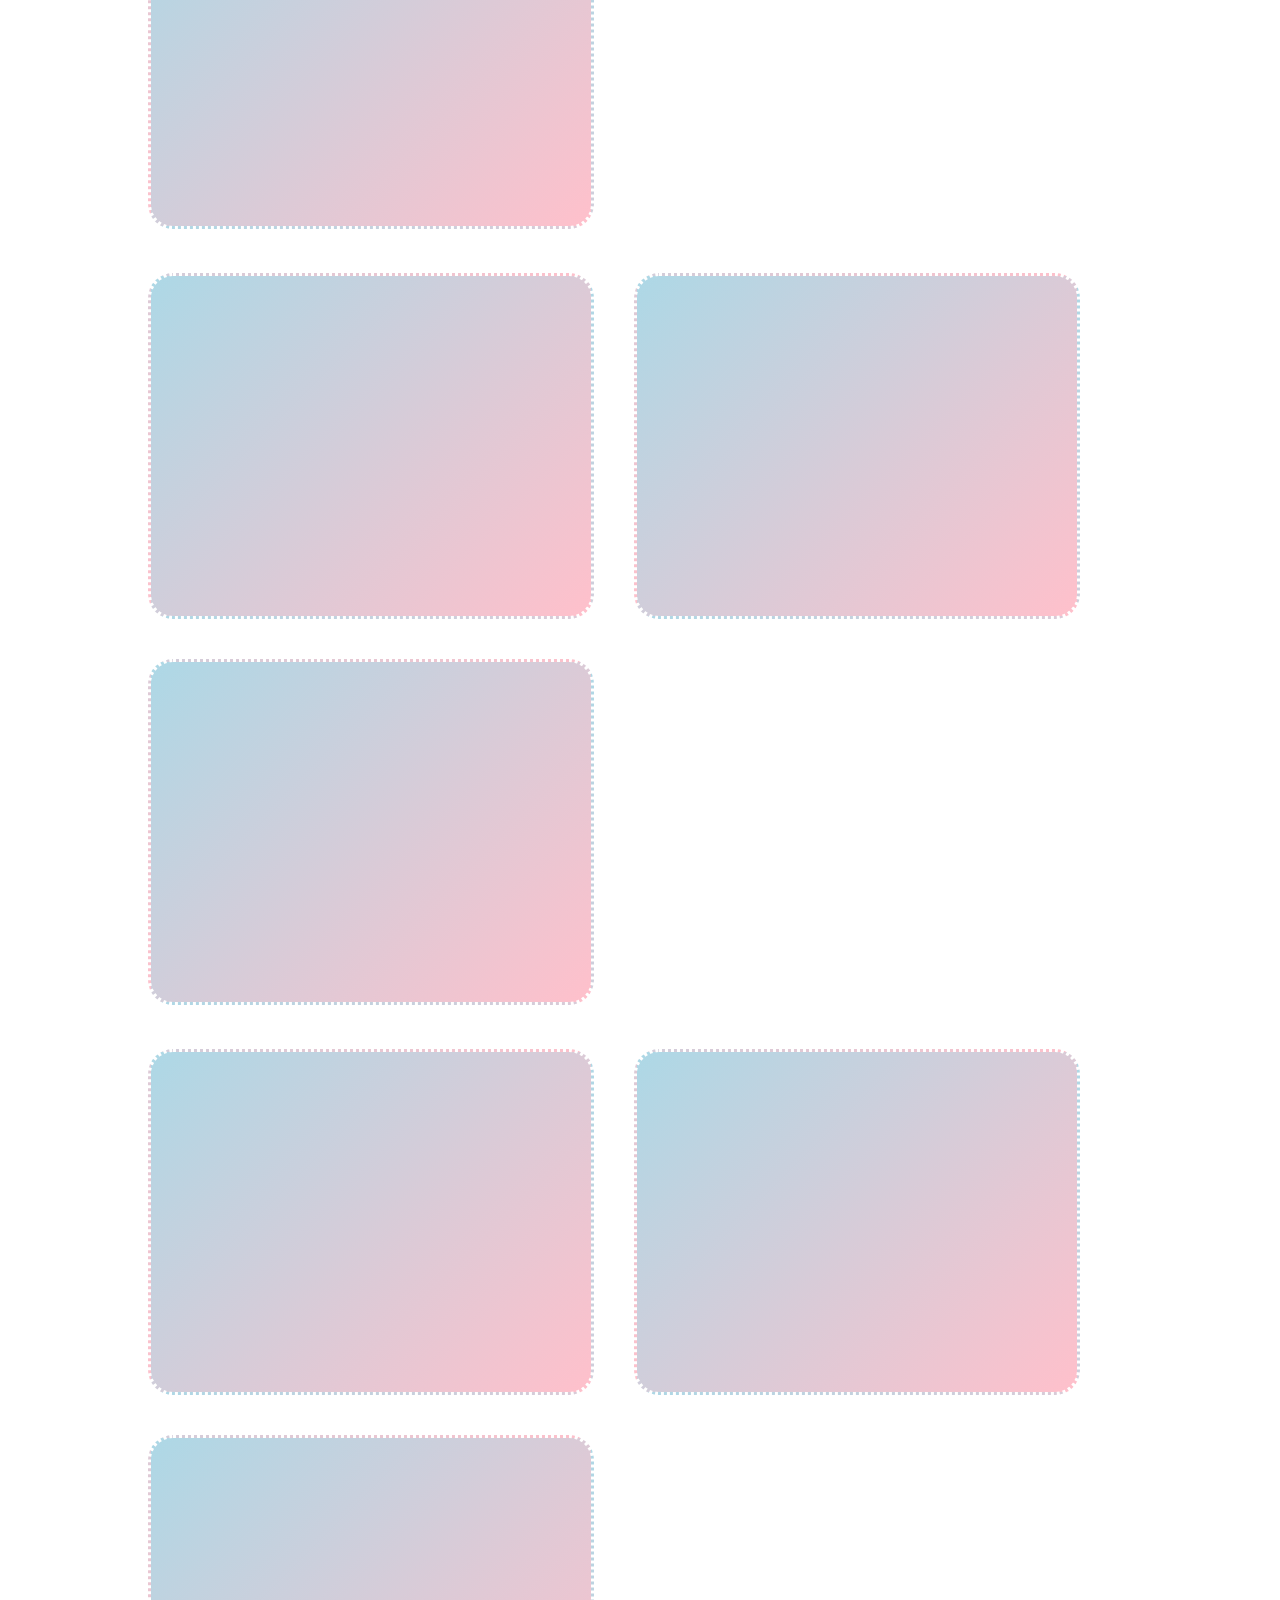
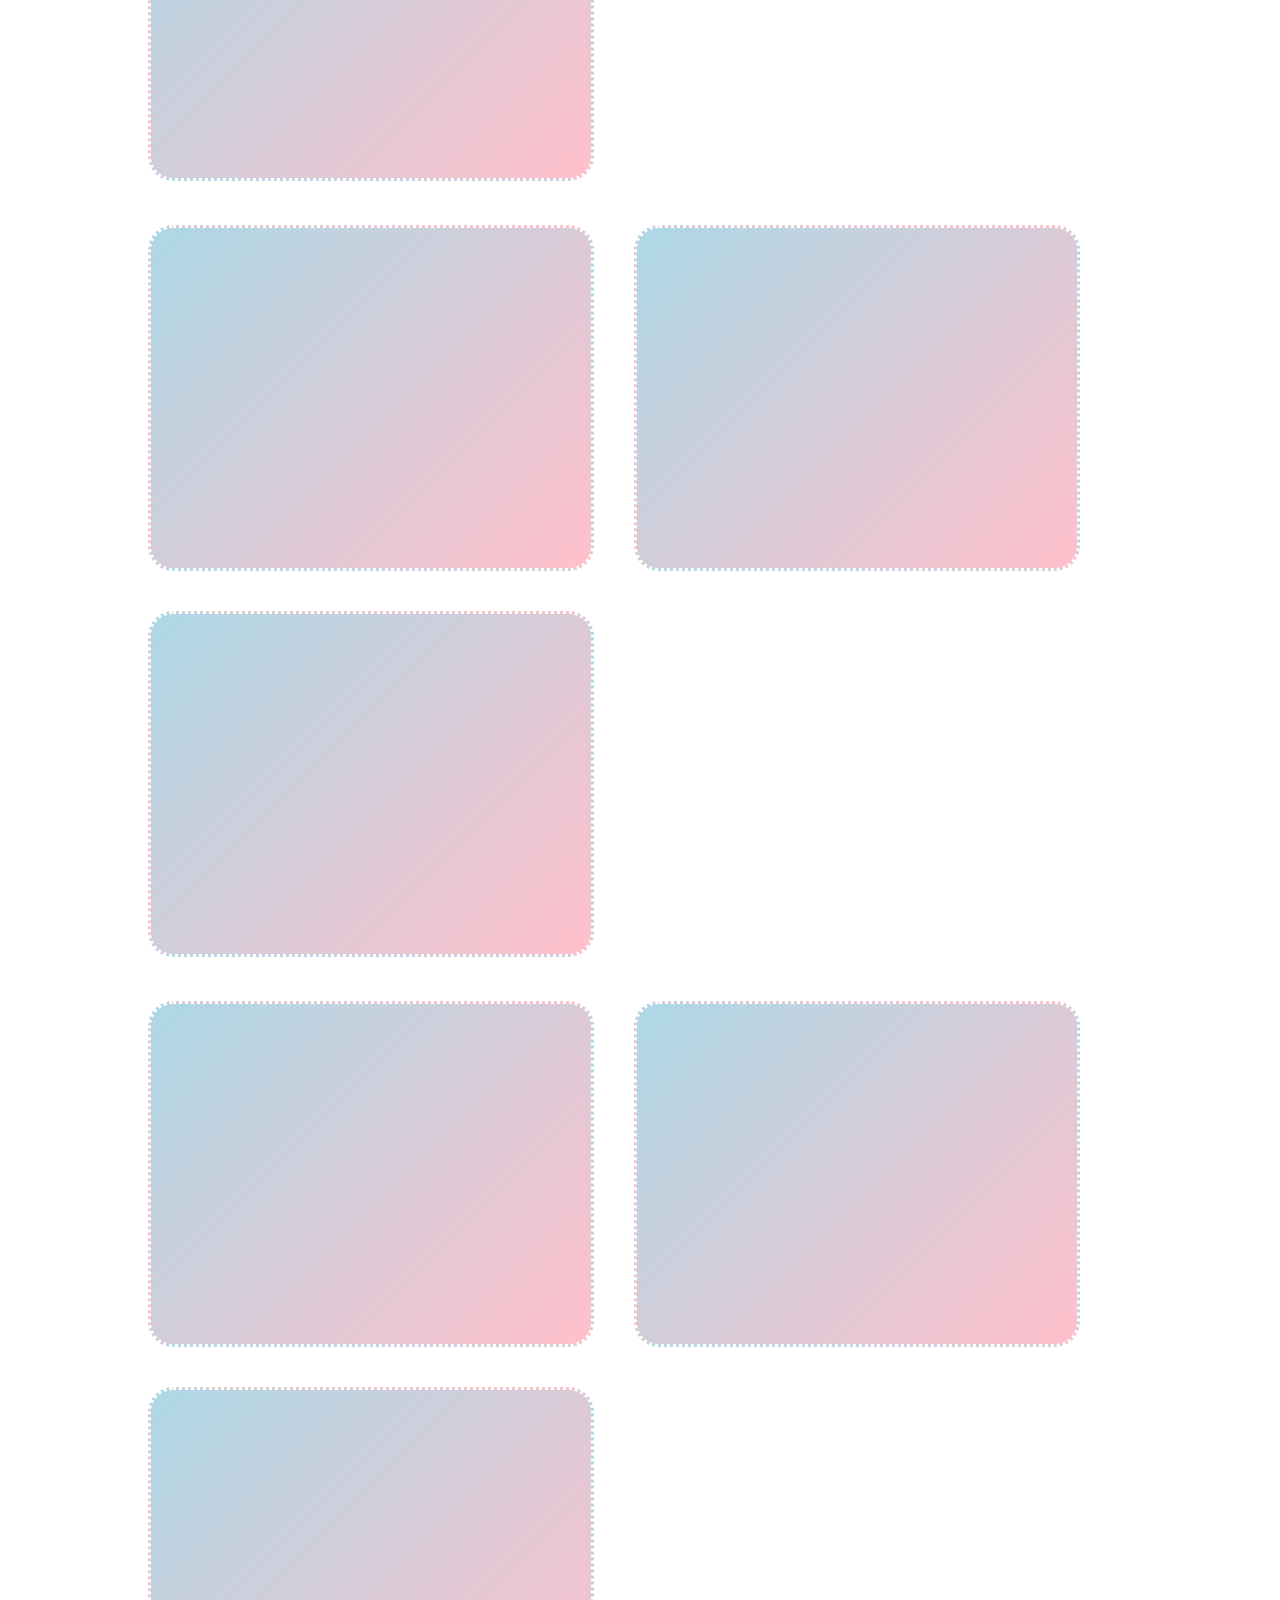
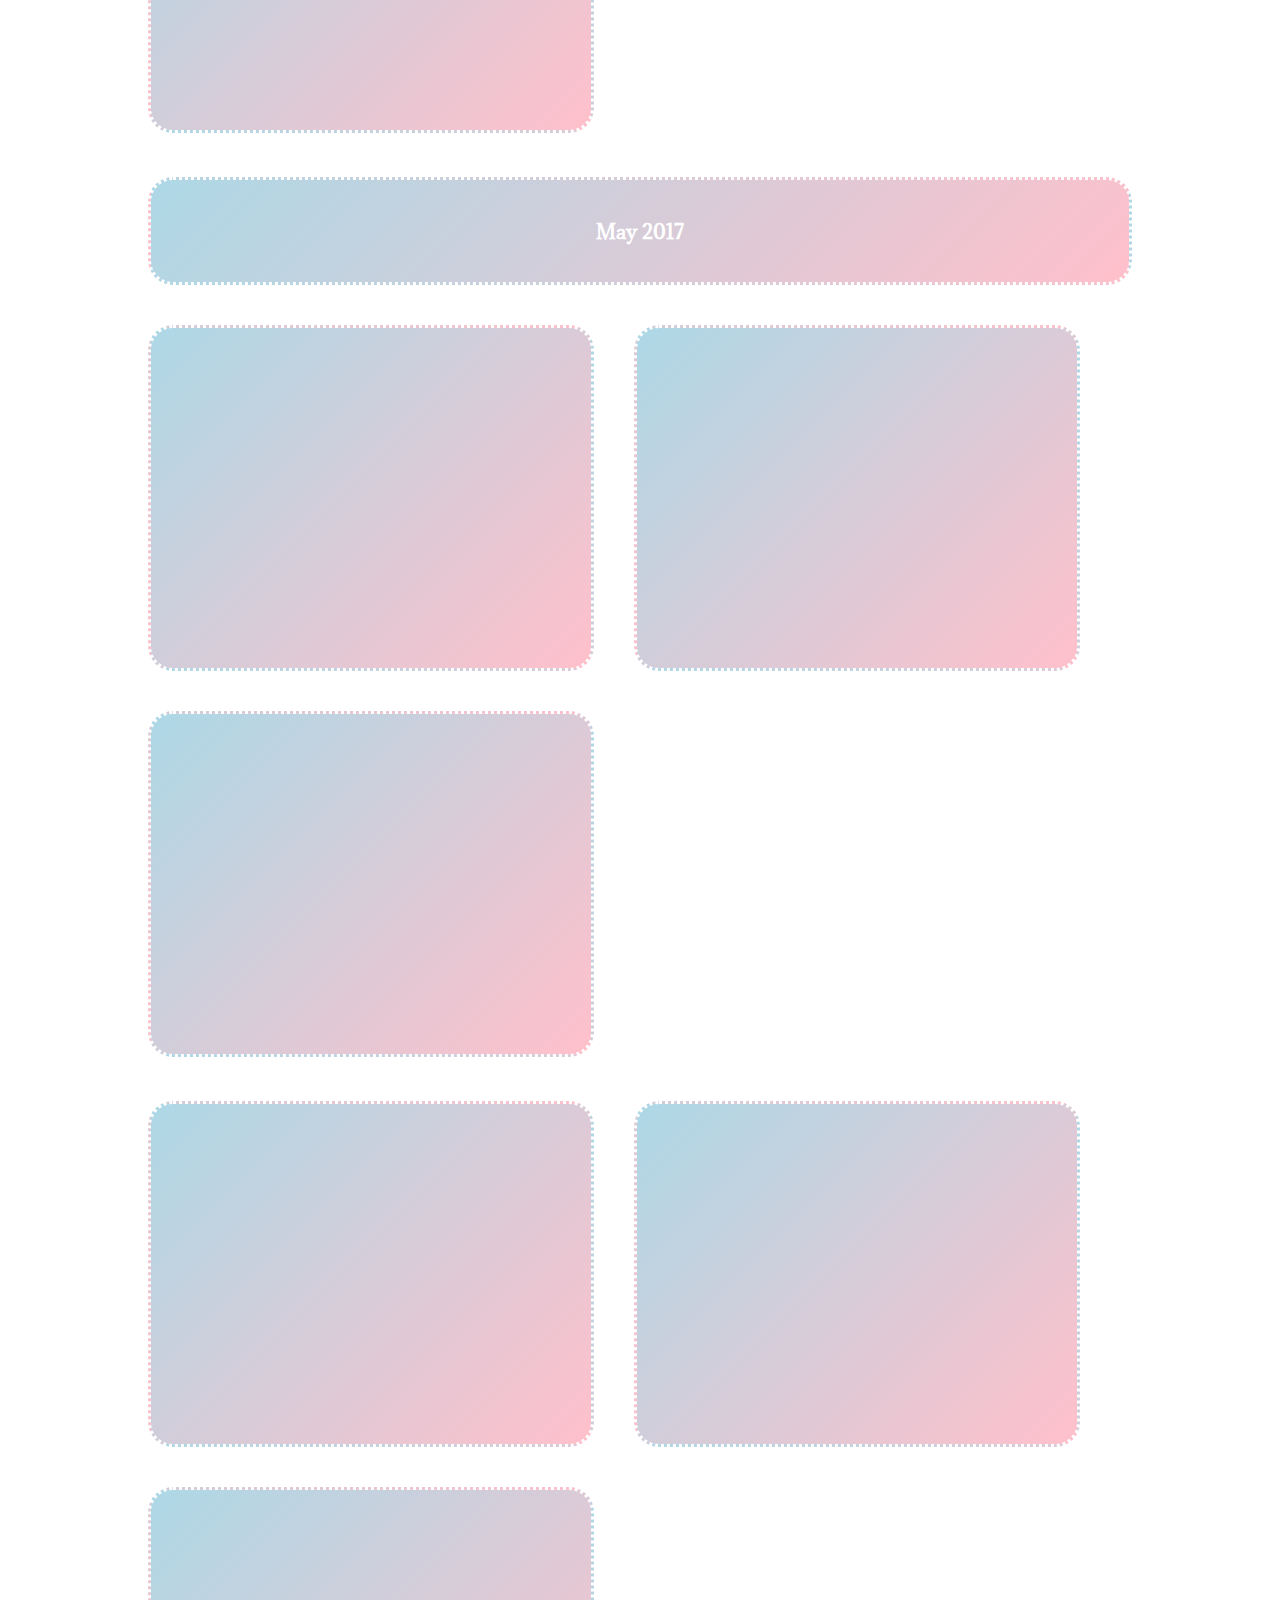
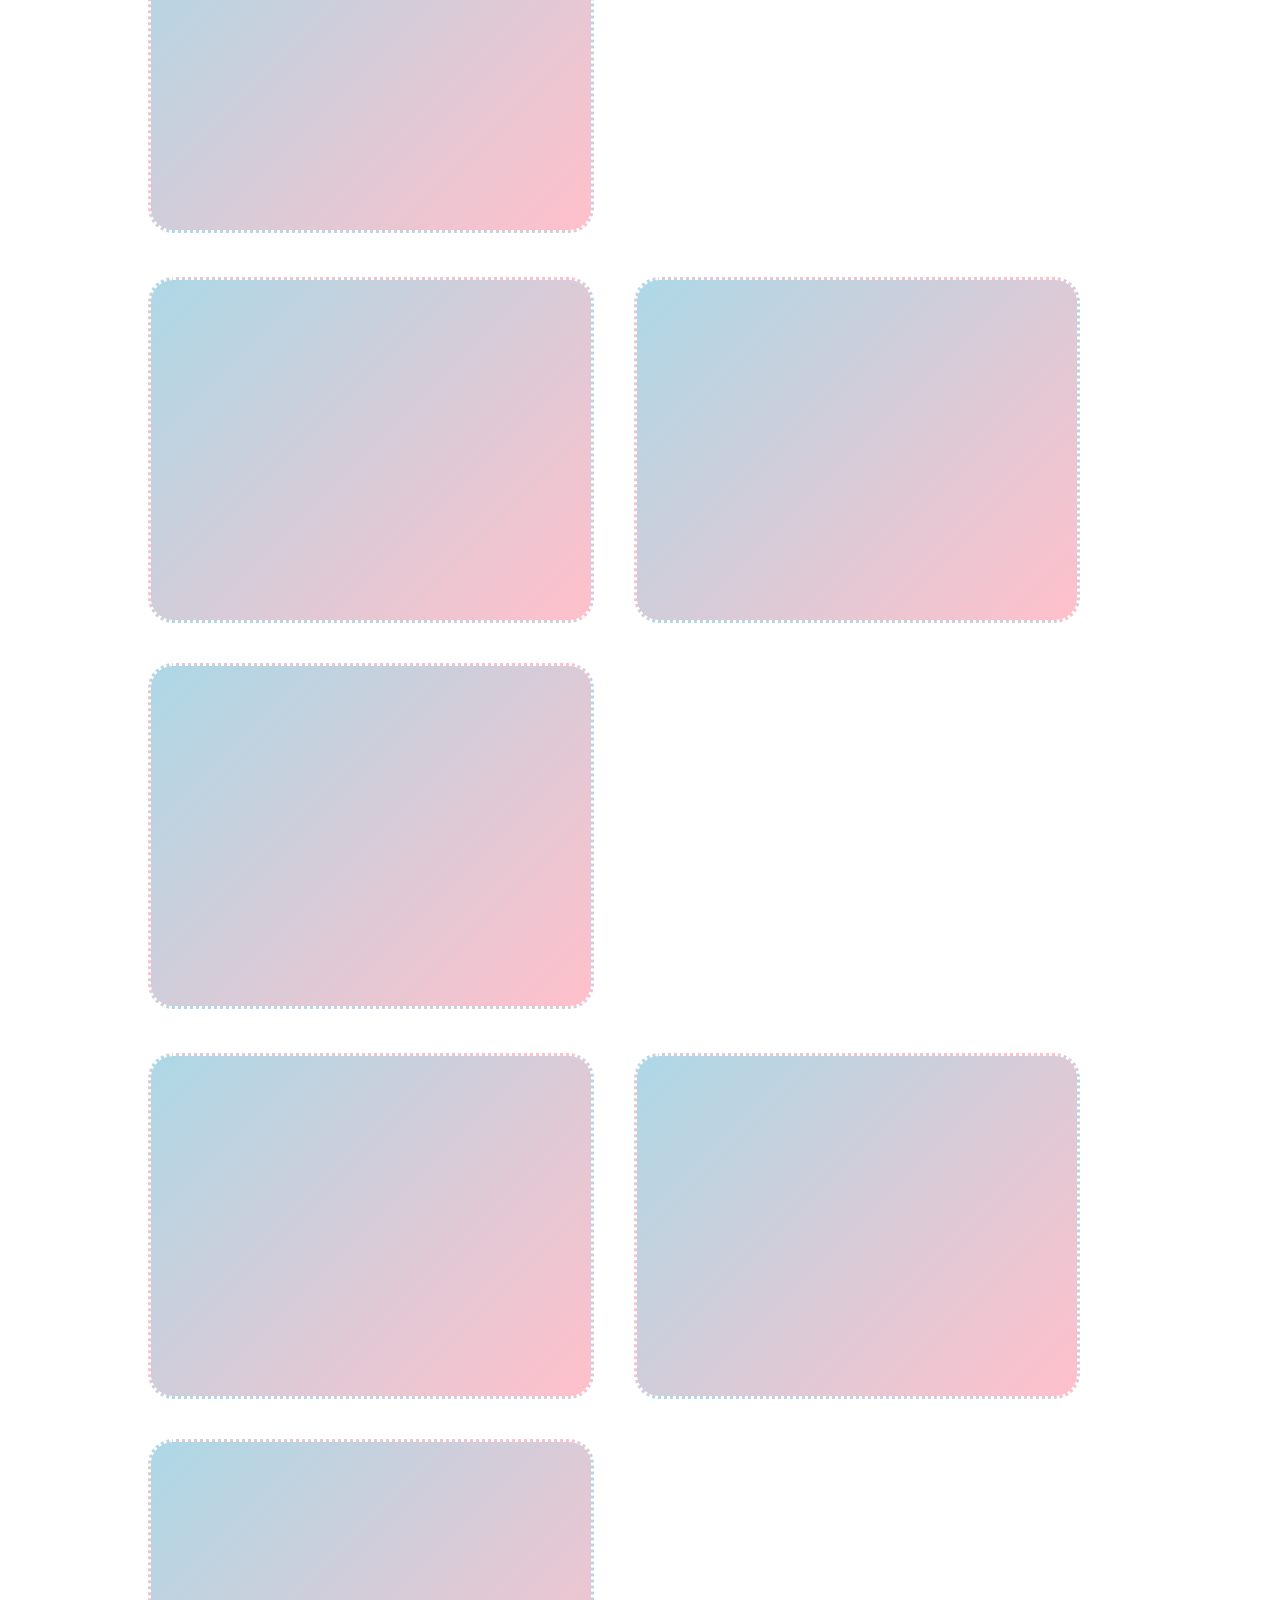
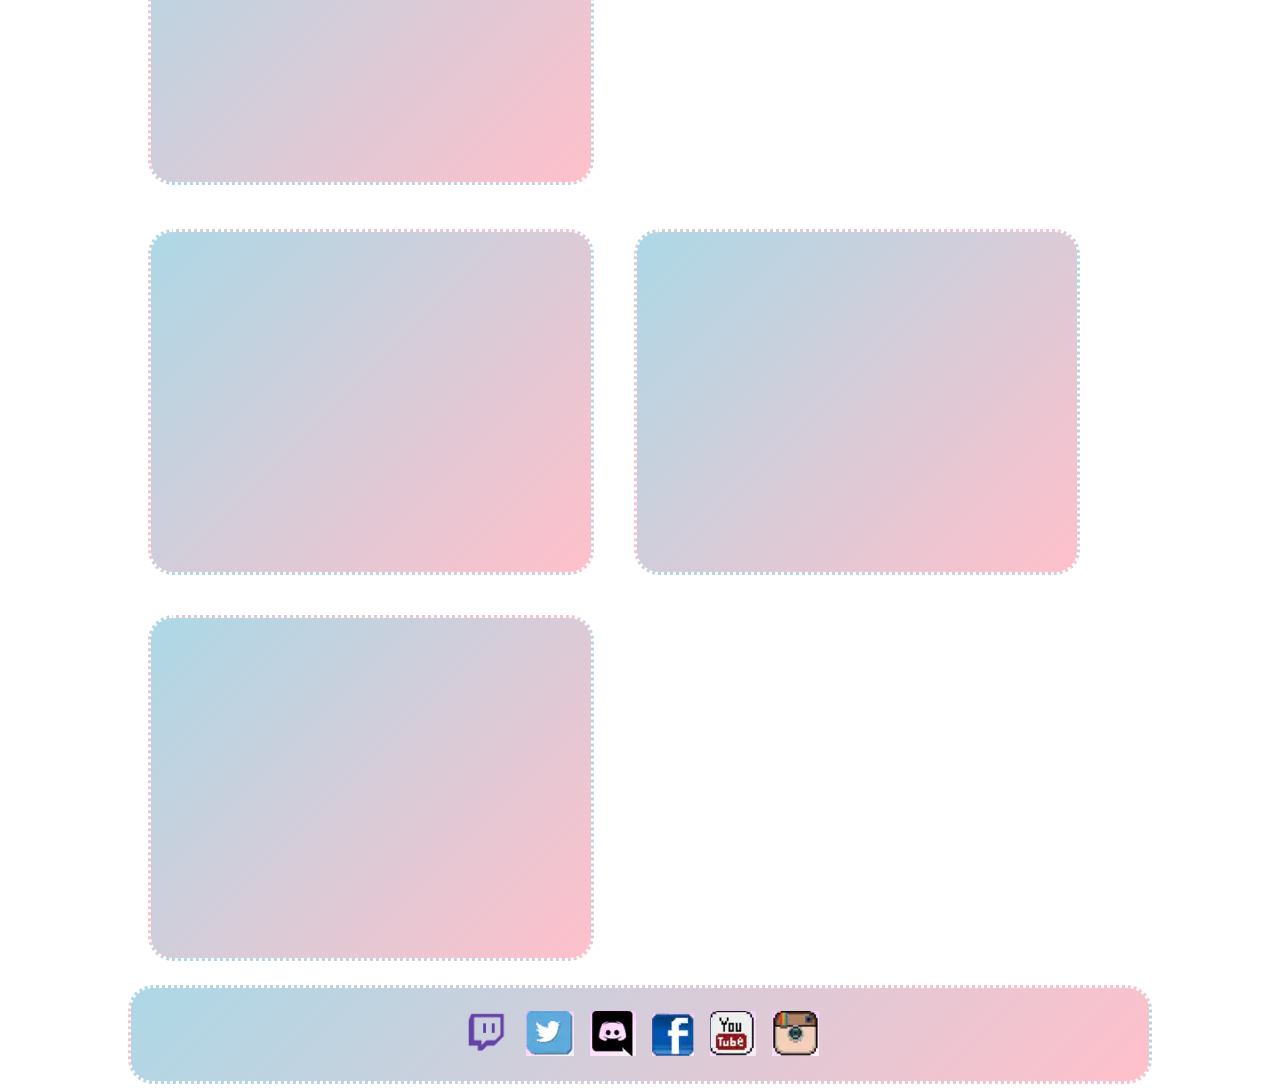
<file: sienimiili/cliphighlights.html>
<!DOCTYPE html>
<html>

<head>
    <link rel="stylesheet" type="text/css" href="main.css">
    <link href="https://fonts.googleapis.com/css?family=Adamina" rel="stylesheet">
    <link rel="shortcut icon" href="./icon.png" type="image/x-icon">
    <title>Sienimiili | Clips</title>
</head>

    
<body>

<nav>
    <ul>
    <li><a href="./index.html">Sienimiili</a></li>
    <li><a href="./eventhighlights.html">Event Highlights</a></li>
    <li><a href="./cliphighlights.html">Clip Highlights</a></li>
    <li><a href="./mrwiggles.html">Mr. Wiggles</a></li>
    <li><a href="./shrooms.html">Shrooms</a></li>
    </ul>
</nav>

    <div class=fulllength>The following is a best of collection from the community on Discord</div>
    <div class=fulllength><h3>June 2017</h3></div>
    
    <div class=clipwrapper>
    
        <div class=clips>
            <iframe src="https://clips.twitch.tv/embed?clip=WimpyCleverAppleMVGame&autoplay=false" width="300" height="200" frameborder="0" scrolling="no" allowfullscreen="true"></iframe>
        </div>

        <div class=clips>
            <iframe src="https://clips.twitch.tv/embed?clip=HumbleBelovedVanillaKappaPride&autoplay=false" width="300" height="200" frameborder="0" scrolling="no" allowfullscreen="true"></iframe>
        </div>

        <div class=clips>
            <iframe src="https://clips.twitch.tv/embed?clip=FamousCrypticScorpionHotPokket&autoplay=false" width="300" height="200" frameborder="0" scrolling="no" allowfullscreen="true"></iframe>
        </div>
    </div>
    
    <div class=clipwrapper>
    
        <div class=clips>
            <iframe src="https://clips.twitch.tv/embed?clip=BloodyFastCaribouWow&autoplay=false" width="300" height="200" frameborder="0" scrolling="no" allowfullscreen="true"></iframe>
        </div>

        <div class=clips>
            <iframe src="https://clips.twitch.tv/embed?clip=ThoughtfulDifferentSnailDxCat&autoplay=false" width="300" height="200" frameborder="0" scrolling="no" allowfullscreen="true"></iframe>
        </div>

        <div class=clips>
            <iframe src="https://clips.twitch.tv/embed?clip=TenderExuberantChickenBibleThump&autoplay=false" width="300" height="200" frameborder="0" scrolling="no" allowfullscreen="true"></iframe>
        </div>
    </div>
    
    
    
    
    
    <div class=clipwrapper>
    
        <div class=clips>
            <iframe src="https://clips.twitch.tv/embed?clip=TardyNaiveTortoisePupper&autoplay=false" width="300" height="200" frameborder="0" scrolling="no" allowfullscreen="true"></iframe>
        </div>

        <div class=clips>
            <iframe src="https://clips.twitch.tv/embed?clip=CorrectAltruisticOwlTBTacoRight&autoplay=false" width="300" height="200" frameborder="0" scrolling="no" allowfullscreen="true"></iframe>
        </div>

        <div class=clips>
            <iframe src="https://clips.twitch.tv/embed?clip=ExcitedDreamyArtichokeCmonBruh&autoplay=false" width="300" height="200" frameborder="0" scrolling="no" allowfullscreen="true"></iframe>
        </div>
    </div>
    
    
    <div class=clipwrapper>
    
        <div class=clips>
            <iframe src="https://clips.twitch.tv/embed?clip=FastCrispyKiwiDAESuppy&autoplay=false" width="300" height="200" frameborder="0" scrolling="no" allowfullscreen="true"></iframe>
        </div>

        <div class=clips>
            <iframe src="https://clips.twitch.tv/embed?clip=DreamySpunkyTurnipPrimeMe&autoplay=false" width="300" height="200" frameborder="0" scrolling="no" allowfullscreen="true"></iframe>
        </div>

        <div class=clips>
            <iframe src="https://clips.twitch.tv/embed?clip=AmorphousAssiduousNightingaleWow&autoplay=false" width="300" height="200" frameborder="0" scrolling="no" allowfullscreen="true"></iframe>
        </div>
    </div>
    
    <div class=clipwrapper>
    
        <div class=clips>
            <iframe src="https://clips.twitch.tv/embed?clip=SmokyTsundereAntelopeLeeroyJenkins&autoplay=false" width="300" height="200" frameborder="0" scrolling="no" allowfullscreen="true"></iframe>
        </div>

        <div class=clips>
            <iframe src="https://clips.twitch.tv/embed?clip=CulturedEnchantingGrassDBstyle&autoplay=false" width="300" height="200" frameborder="0" scrolling="no" allowfullscreen="true"></iframe>
        </div>

        <div class=clips>
            <iframe src="https://clips.twitch.tv/embed?clip=GorgeousColdbloodedEndiveBigBrother&autoplay=false" width="300" height="200" frameborder="0" scrolling="no" allowfullscreen="true"></iframe>
        </div>
    </div>
    
    <div class=clipwrapper>
    
        <div class=clips>
            <iframe src="https://clips.twitch.tv/embed?clip=ResourcefulWonderfulBulgogiGrammarKing&autoplay=false" width="300" height="200" frameborder="0" scrolling="no" allowfullscreen="true"></iframe>
        </div>

        <div class=clips>
            <iframe src="https://clips.twitch.tv/embed?clip=FineAmericanSeahorseTF2John&autoplay=false" width="300" height="200" frameborder="0" scrolling="no" allowfullscreen="true"></iframe>
        </div>

        <div class=clips>
            <iframe src="https://clips.twitch.tv/embed?clip=EasyKindTubersANELE&autoplay=false" width="300" height="200" frameborder="0" scrolling="no" allowfullscreen="true"></iframe>
        </div>
    </div>
    
    <div class=fulllength><h3>May 2017</h3></div>
        
    <div class=clipwrapper>
    
        <div class=clips>
            <iframe src="https://clips.twitch.tv/embed?clip=CogentEagerCakeRitzMitz&autoplay=false" width="300" height="200" frameborder="0" scrolling="no" allowfullscreen="true"></iframe>
        </div>

        <div class=clips>
            <iframe src="https://clips.twitch.tv/embed?clip=SlickSaltyFalconTwitchRPG&autoplay=false" width="300" height="200" frameborder="0" scrolling="no" allowfullscreen="true"></iframe>
        </div>

        <div class=clips>
            <iframe src="https://clips.twitch.tv/embed?clip=InnocentDreamyRedpandaOSfrog&autoplay=false" width="300" height="200" frameborder="0" scrolling="no" allowfullscreen="true"></iframe>
        </div>
    </div>
    
    <div class=clipwrapper>
    
        <div class=clips>
            <iframe src="https://clips.twitch.tv/embed?clip=AmorphousGiantGnatBIRB&autoplay=false" width="300" height="200" frameborder="0" scrolling="no" allowfullscreen="true"></iframe>
        </div>

        <div class=clips>
            <iframe src="https://clips.twitch.tv/embed?clip=BoredHomelyEelBrokeBack&autoplay=false" width="300" height="200" frameborder="0" scrolling="no" allowfullscreen="true"></iframe>
        </div>

        <div class=clips>
            <iframe src="https://clips.twitch.tv/embed?clip=ConsiderateCovertKangarooHoneyBadger&autoplay=false" width="300" height="200" frameborder="0" scrolling="no" allowfullscreen="true"></iframe>
        </div>
    </div>
    
    <div class=clipwrapper>
    
        <div class=clips>
            <iframe src="https://clips.twitch.tv/embed?clip=WittyStormyLEDPicoMause&autoplay=false" width="300" height="200" frameborder="0" scrolling="no" allowfullscreen="true"></iframe>
        </div>

        <div class=clips>
            <iframe src="https://clips.twitch.tv/embed?clip=AggressiveCourteousMuleStrawBeary&autoplay=false" width="300" height="200" frameborder="0" scrolling="no" allowfullscreen="true"></iframe>
        </div>

        <div class=clips>
            <iframe src="https://clips.twitch.tv/embed?clip=SmokySucculentOtterPanicVis&autoplay=false" width="300" height="200" frameborder="0" scrolling="no" allowfullscreen="true"></iframe>
        </div>
    </div>
        
    <div class=clipwrapper>
    
        <div class=clips>
            <iframe src="https://clips.twitch.tv/embed?clip=BigConfidentMilkTinyFace&autoplay=false" width="300" height="200" frameborder="0" scrolling="no" allowfullscreen="true"></iframe>
        </div>

        <div class=clips>
            <iframe src="https://clips.twitch.tv/embed?clip=DreamyCredulousSwordArgieB8&autoplay=false" width="300" height="200" frameborder="0" scrolling="no" allowfullscreen="true"></iframe>
        </div>

        <div class=clips>
            <iframe src="https://clips.twitch.tv/embed?clip=HotOpenKalePermaSmug&autoplay=false" width="300" height="200" frameborder="0" scrolling="no" allowfullscreen="true"></iframe>
        </div>
    </div>
    
    <div class=clipwrapper>
    
        <div class=clips>
            <iframe src="https://clips.twitch.tv/embed?clip=PoorEnchantingCurryStrawBeary&autoplay=false" width="300" height="200" frameborder="0" scrolling="no" allowfullscreen="true"></iframe>
        </div>

        <div class=clips>
            <iframe src="https://clips.twitch.tv/embed?clip=ExuberantTemperedSandpiperPanicBasket&autoplay=false" width="300" height="200" frameborder="0" scrolling="no" allowfullscreen="true"></iframe>
        </div>

        <div class=clips>
            <iframe src="https://clips.twitch.tv/embed?clip=BillowingMotionlessRuffPeanutButterJellyTime&autoplay=false" width="300" height="200" frameborder="0" scrolling="no" allowfullscreen="true"></iframe>
        </div>
    </div>
    
<footer>
    <a href="https://www.twitch.tv/sienimiili"><img src="./social/twitch.png" style="width:48px;height:48px"/></a> &ensp; <a href="https://twitter.com/sienimiili"><img src="./social/twit.PNG"/></a> &ensp; <a href="https://discord.gg/BYe2Kss"><img src="./social/discord.PNG"/></a> &ensp; <a href="https://www.facebook.com/sienimiili"><img src="./social/fb.PNG"/></a> &ensp; <a href="https://www.youtube.com/channel/UCXxepZcRrjnQ7DOZqQJLPHw"><img src="./social/yt.PNG"/></a> &ensp;  <a href="https://www.instagram.com/sienimiili/"><img src="./social/insta.PNG"/></a>
</footer>
    
<script>
  (function(i,s,o,g,r,a,m){i['GoogleAnalyticsObject']=r;i[r]=i[r]||function(){
  (i[r].q=i[r].q||[]).push(arguments)},i[r].l=1*new Date();a=s.createElement(o),
  m=s.getElementsByTagName(o)[0];a.async=1;a.src=g;m.parentNode.insertBefore(a,m)
  })(window,document,'script','https://www.google-analytics.com/analytics.js','ga');

  ga('create', 'UA-47078105-2', 'auto');
  ga('send', 'pageview');

</script>

</body>

</html>
</file>
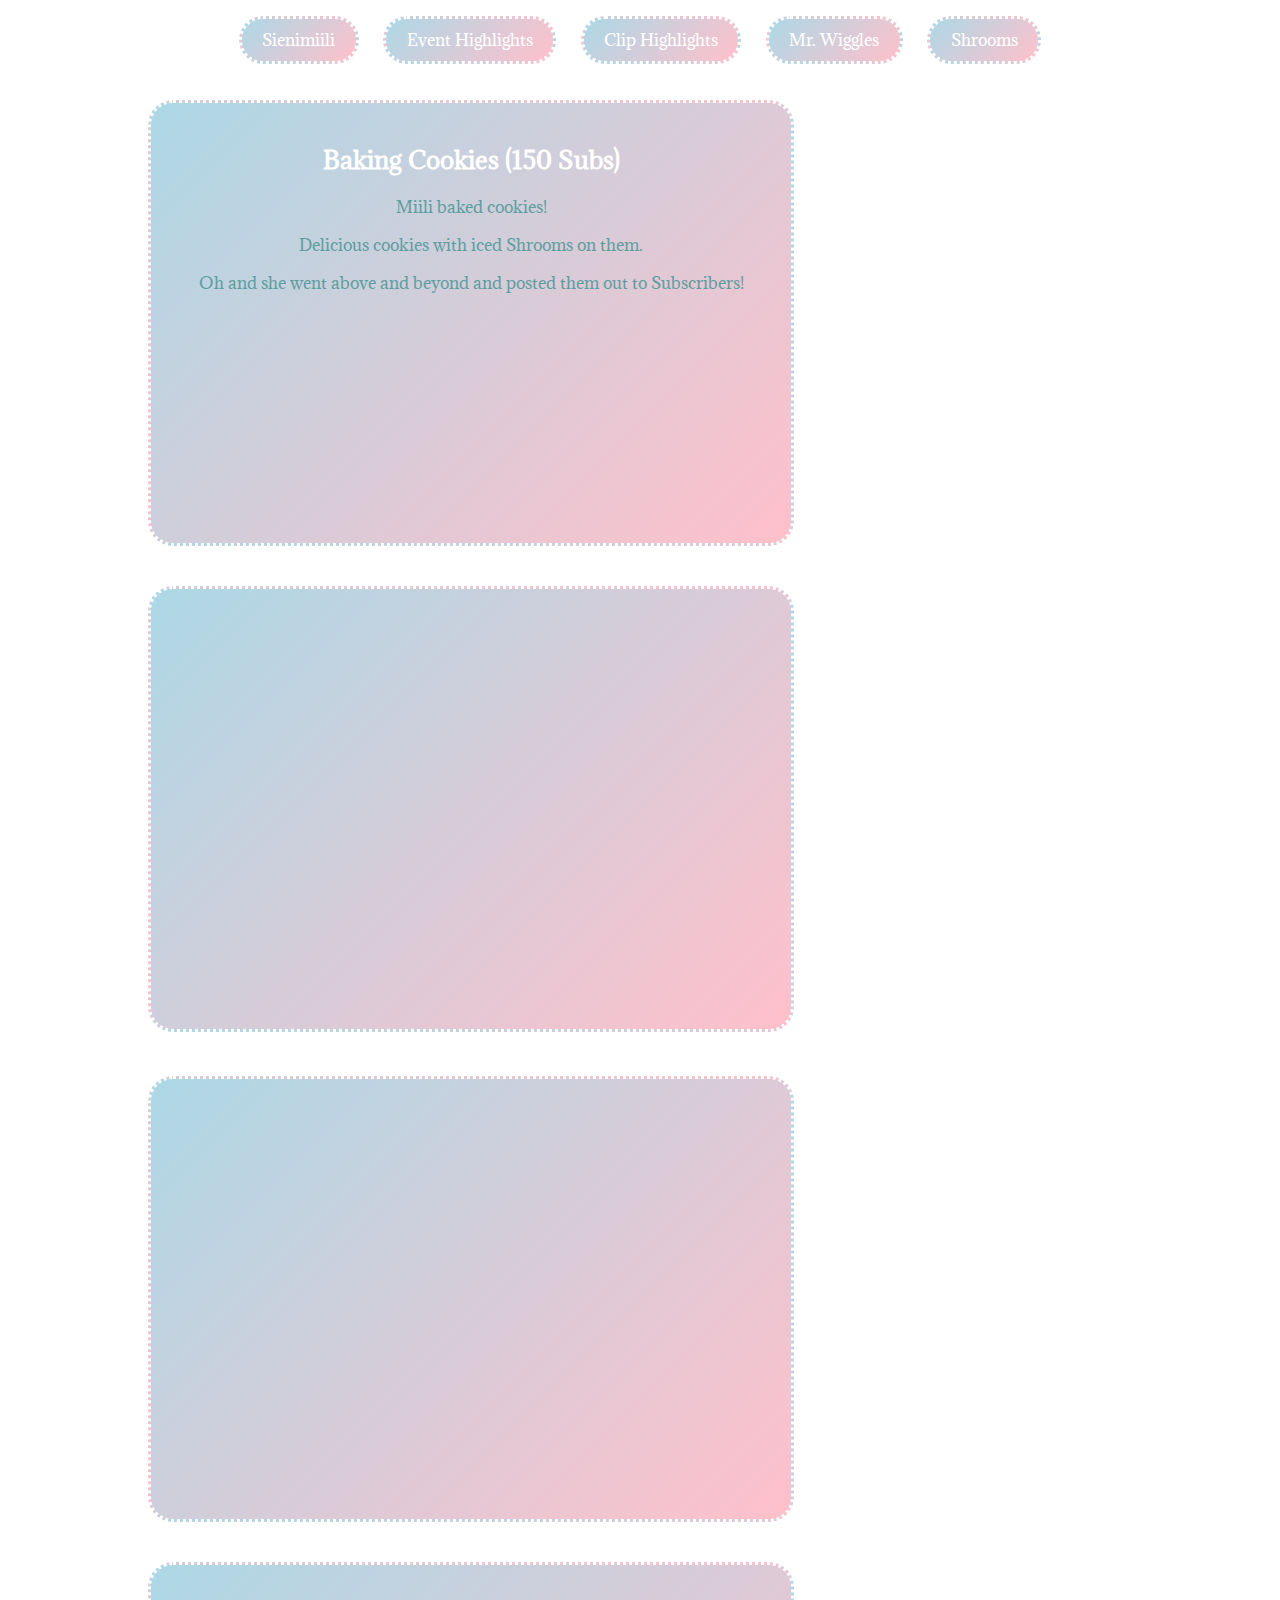
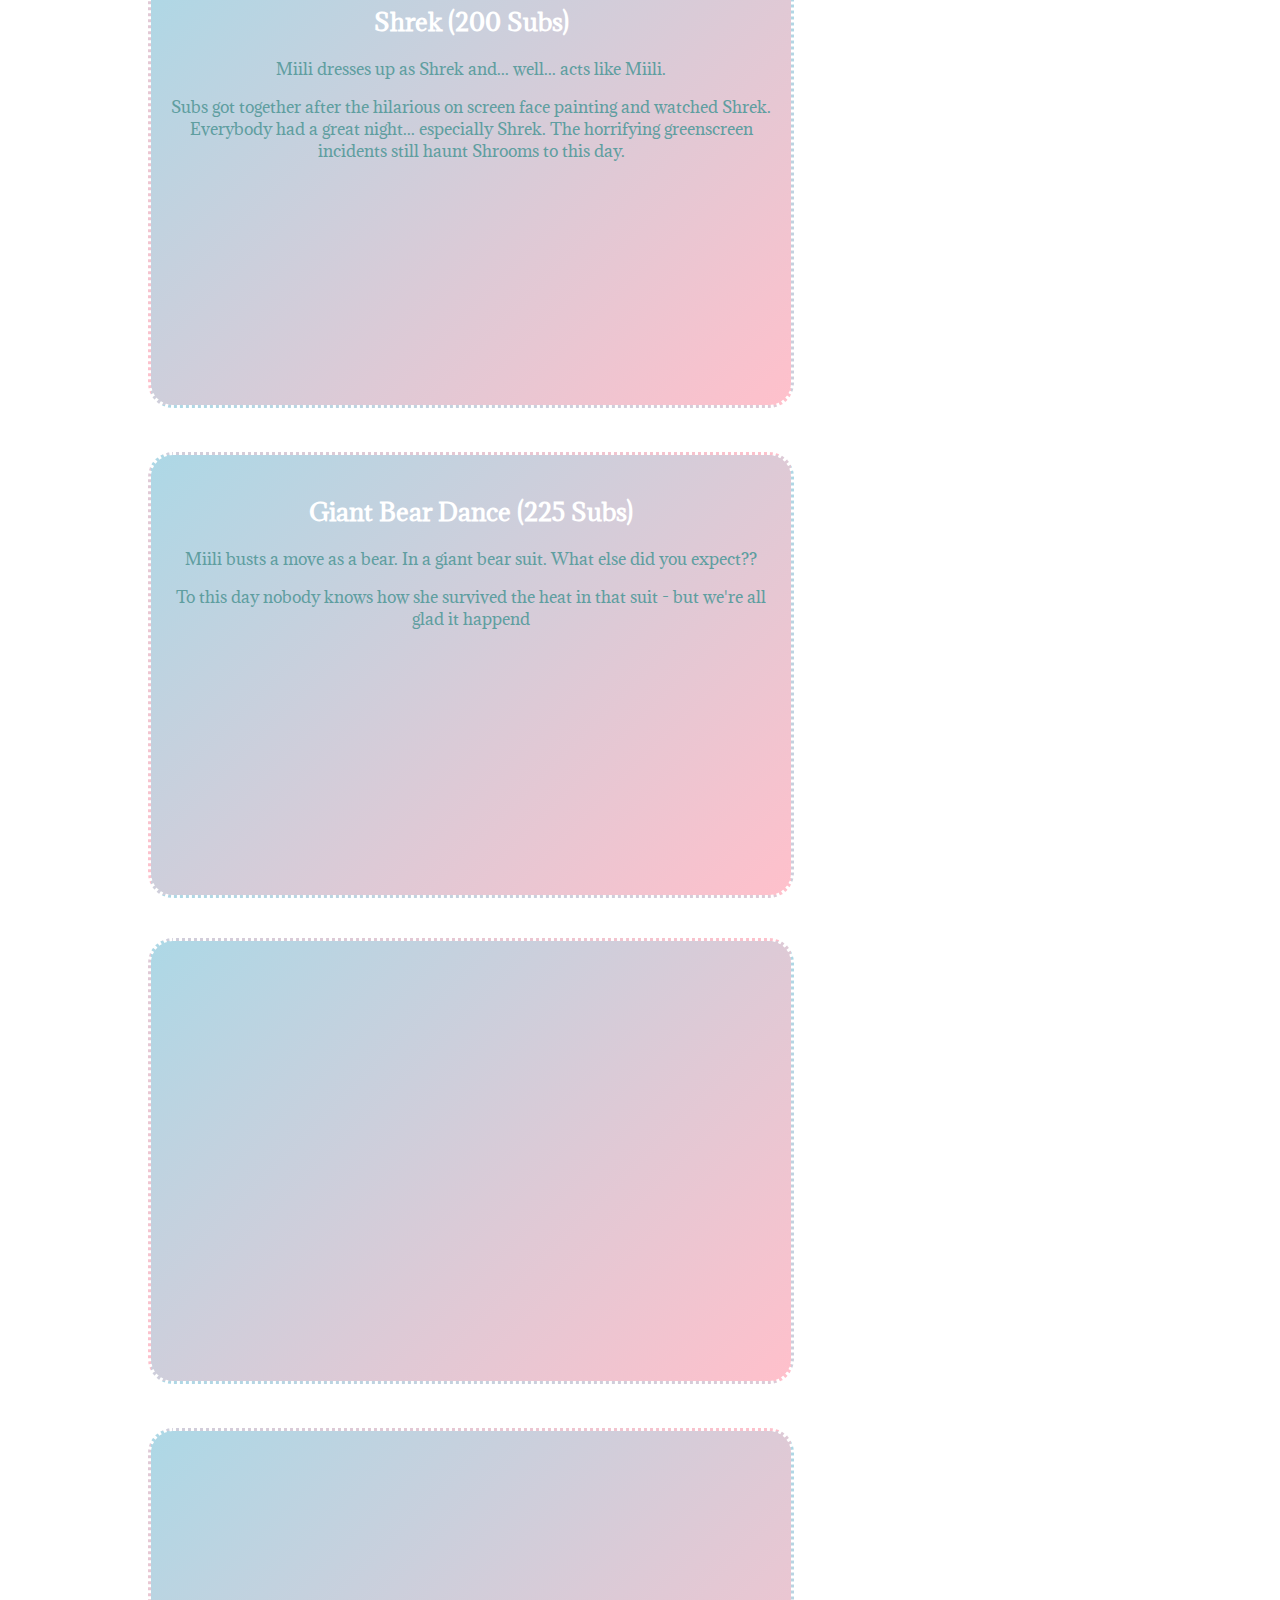
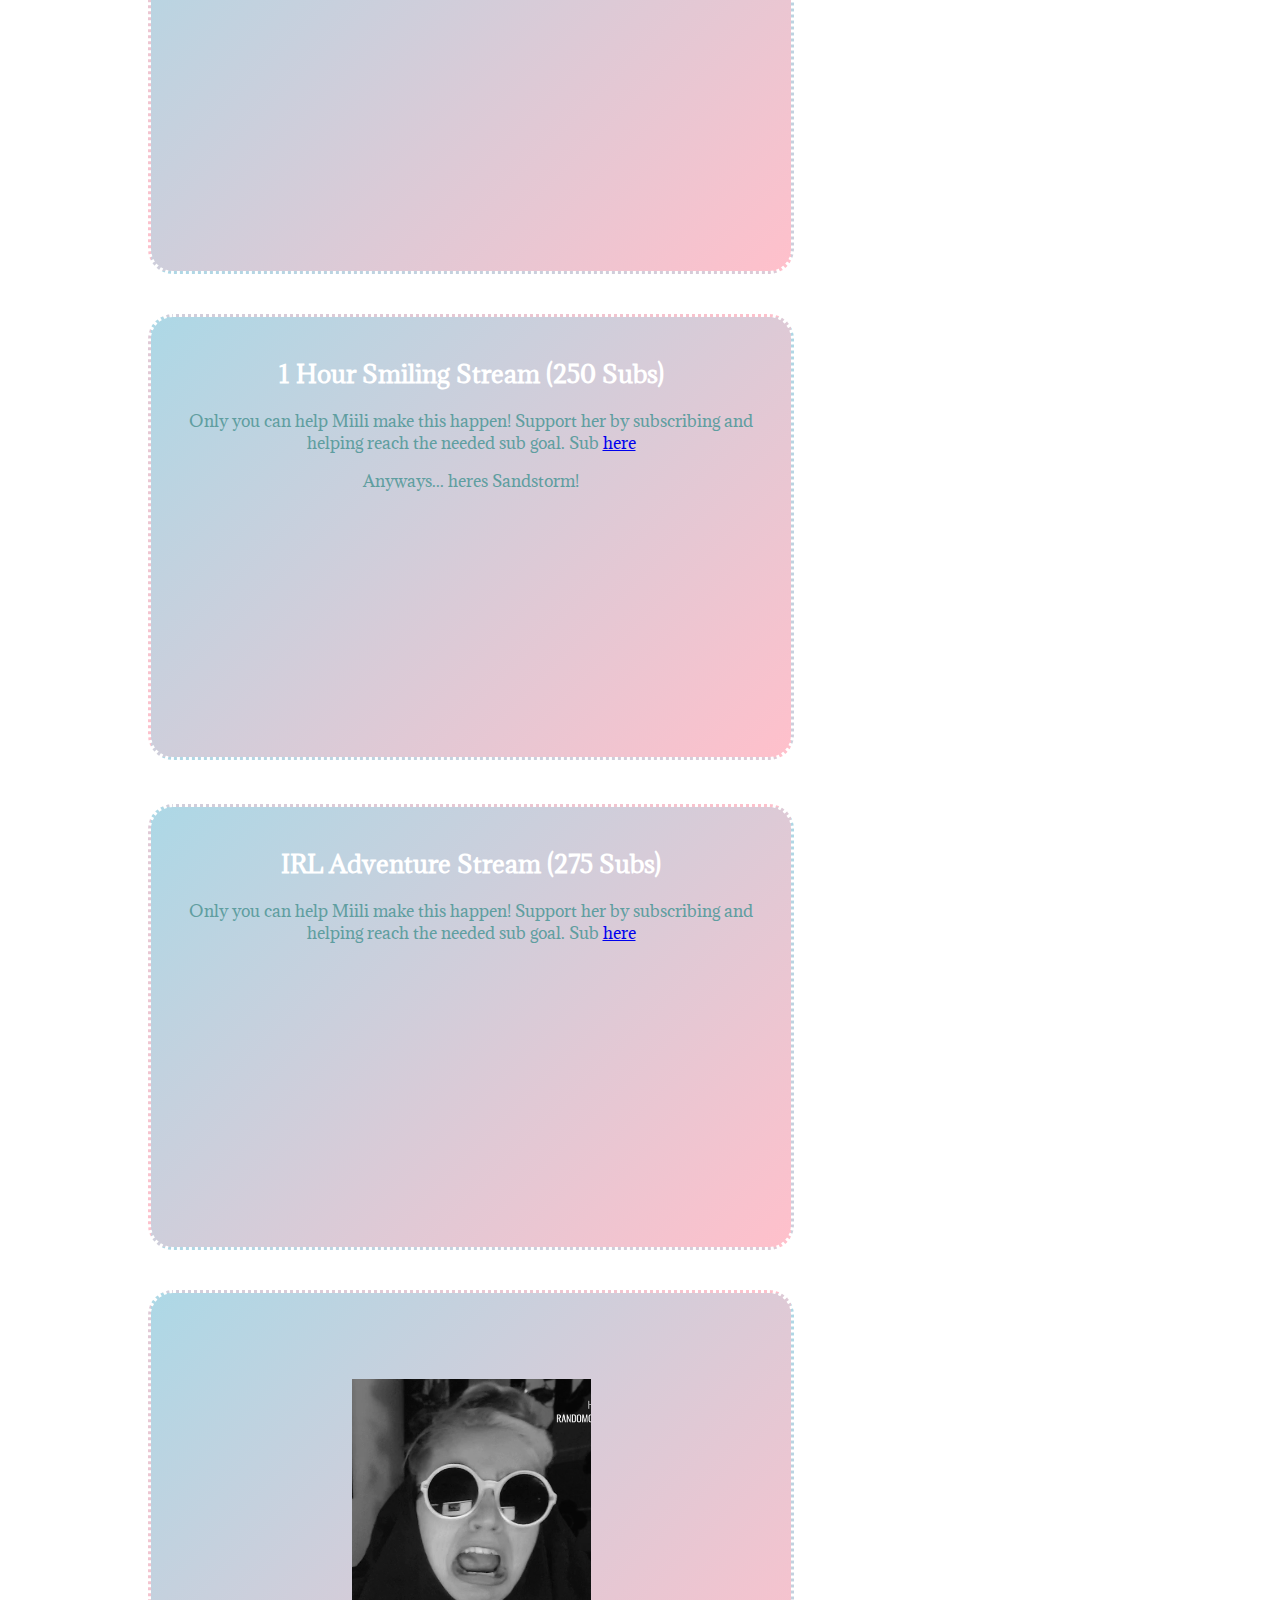
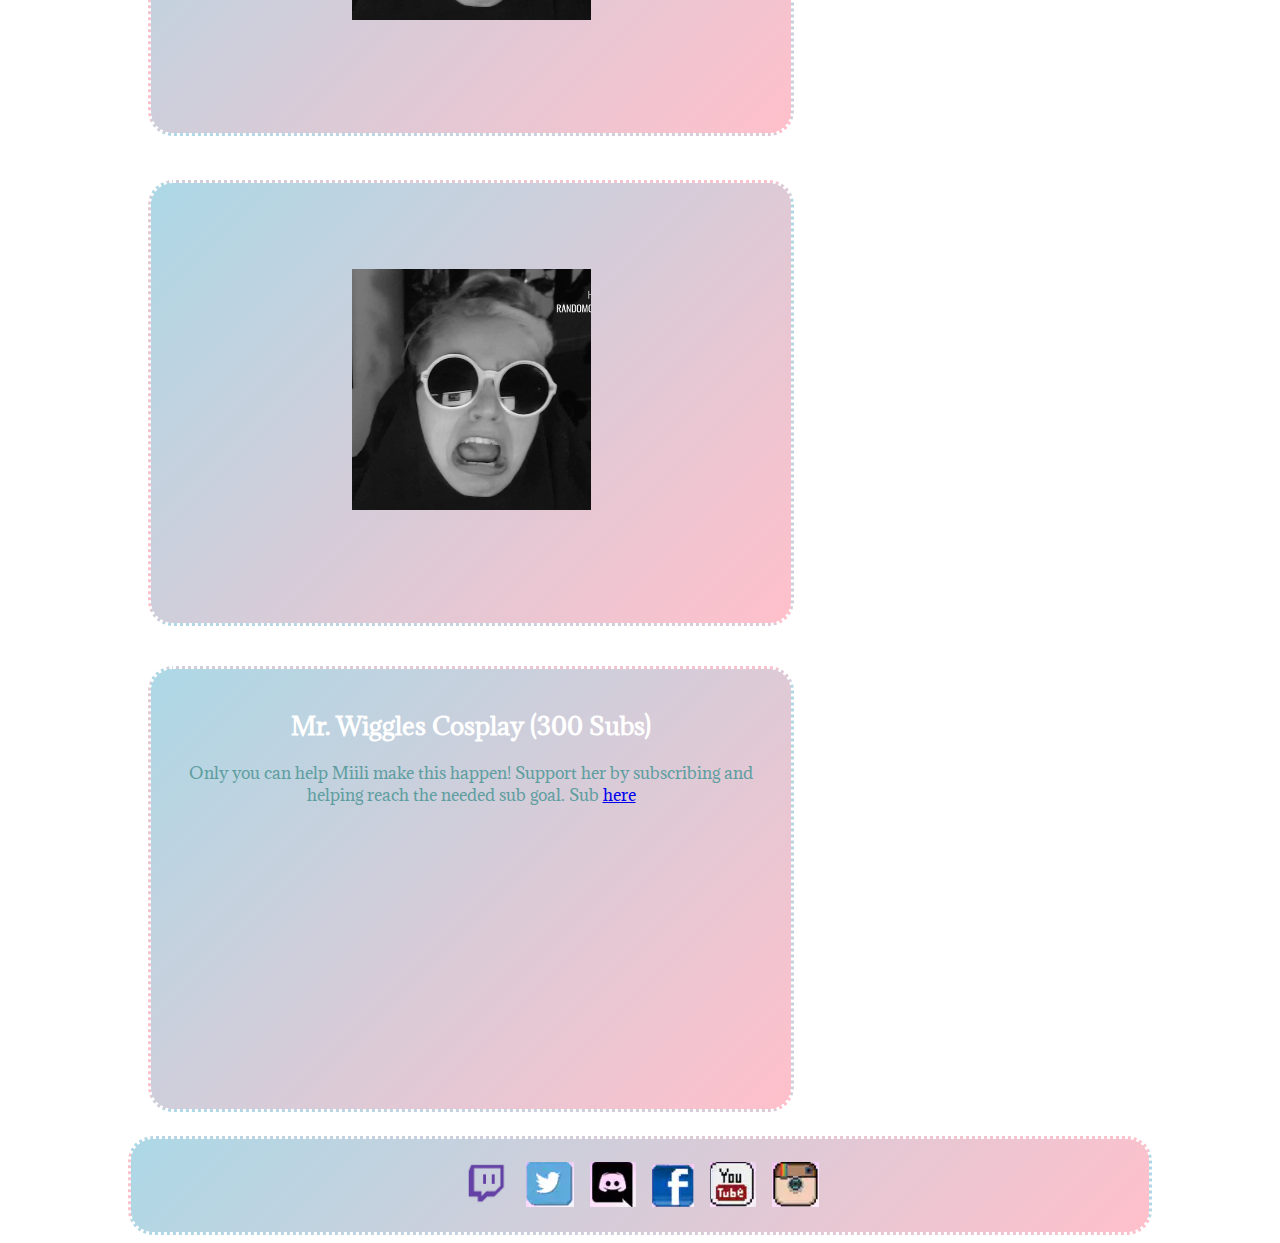
<file: sienimiili/eventhighlights.html>
<!DOCTYPE html>
<html>

<head>
    <link rel="stylesheet" type="text/css" href="main.css">
    <link href="https://fonts.googleapis.com/css?family=Adamina" rel="stylesheet">
    <link rel="shortcut icon" href="./icon.png" type="image/x-icon">
    <title>Sienimiili | Events</title>
</head>

    
<body>

<nav>
    <ul>
    <li><a href="./index.html">Sienimiili</a></li>
    <li><a href="./eventhighlights.html">Event Highlights</a></li>
    <li><a href="./cliphighlights.html">Clip Highlights</a></li>
    <li><a href="./mrwiggles.html">Mr. Wiggles</a></li>
    <li><a href="./shrooms.html">Shrooms</a></li>
    </ul>
</nav>

    <div id=eventwrapper1>
        <div id=event1><h2>Baking Cookies (150 Subs)</h2><p>Miili baked cookies!</p><p>Delicious cookies with iced Shrooms on them.</p><p>Oh and she went above and beyond and posted them out to Subscribers!</p></div>
        <div id=event2><iframe src="https://clips.twitch.tv/embed?clip=InterestingEndearingGarbageSmoocherZ&autoplay=false" width="400" height="300" frameborder="0" scrolling="no" allowfullscreen="true"></iframe></div>
    </div>
    
    <div id=eventwrapper2>
        <div id=event3><iframe src="https://clips.twitch.tv/embed?clip=AnnoyingCheerfulGooseOMGScoots&autoplay=false" width="400" height="300" frameborder="0" scrolling="no" allowfullscreen="true"></iframe></div>
        <div id=event4><h2>Shrek (200 Subs)</h2><p>Miili dresses up as Shrek and... well... acts like Miili.</p><p>Subs got together after the hilarious on screen face painting and watched Shrek. Everybody had a great night... especially Shrek. The horrifying greenscreen incidents still haunt Shrooms to this day.</p></div>
    </div>
    
    <div id=eventwrapper3>
        <div id=event5><h2>Giant Bear Dance (225 Subs)</h2><p>Miili busts a move as a bear. In a giant bear suit. What else did you expect??</p><p>To this day nobody knows how she survived the heat in that suit - but we're all glad it happend</p></div>
        <div id=event6><iframe src="https://clips.twitch.tv/embed?clip=SingleMildDunlinPoooound&autoplay=false" width="400px" height="300px" frameborder="0" scrolling="no" allowfullscreen="true"></iframe></div>
    </div>
    
    <div id=eventwrapper4>
        <div id=event7><iframe src="https://clips.twitch.tv/embed?clip=PatientTriumphantDootTTours&autoplay=false" width="400" height="300" frameborder="0" scrolling="no" allowfullscreen="true"></iframe></div>
        <div id=event8><h2>1 Hour Smiling Stream (250 Subs)</h2><p>Only you can help Miili make this happen! Support her by subscribing and helping reach the needed sub goal. Sub <a href="https://www.twitch.tv/products/sienimiili/ticket">here</a></p><p>Anyways... heres Sandstorm!</p></div>
    </div>
    
    <div id=eventwrapper5>
        <div id=event9><h2>IRL Adventure Stream (275 Subs)</h2><p>Only you can help Miili make this happen! Support her by subscribing and helping reach the needed sub goal. Sub <a href="https://www.twitch.tv/products/sienimiili/ticket">here</a></p></div>
        <div id=event10><br/><br/><br/><img src="./img/grungemiili.png"/></div>
    </div>
    
    <div id=eventwrapper5>
        <div id=event9><br/><br/><br/><img src="./img/grungemiili.png"/></div>
        <div id=event10><h2>Mr. Wiggles Cosplay (300 Subs)</h2><p>Only you can help Miili make this happen! Support her by subscribing and helping reach the needed sub goal. Sub <a href="https://www.twitch.tv/products/sienimiili/ticket">here</a></p></div>
    </div>
    
<footer>
    <a href="https://www.twitch.tv/sienimiili"><img src="./social/twitch.png" style="width:48px;height:48px"/></a> &ensp; <a href="https://twitter.com/sienimiili"><img src="./social/twit.PNG"/></a> &ensp; <a href="https://discord.gg/BYe2Kss"><img src="./social/discord.PNG"/></a> &ensp; <a href="https://www.facebook.com/sienimiili"><img src="./social/fb.PNG"/></a> &ensp; <a href="https://www.youtube.com/channel/UCXxepZcRrjnQ7DOZqQJLPHw"><img src="./social/yt.PNG"/></a> &ensp;  <a href="https://www.instagram.com/sienimiili/"><img src="./social/insta.PNG"/></a>
</footer>

<script>
  (function(i,s,o,g,r,a,m){i['GoogleAnalyticsObject']=r;i[r]=i[r]||function(){
  (i[r].q=i[r].q||[]).push(arguments)},i[r].l=1*new Date();a=s.createElement(o),
  m=s.getElementsByTagName(o)[0];a.async=1;a.src=g;m.parentNode.insertBefore(a,m)
  })(window,document,'script','https://www.google-analytics.com/analytics.js','ga');

  ga('create', 'UA-47078105-2', 'auto');
  ga('send', 'pageview');

</script>
    
</body>

</html>
</file>
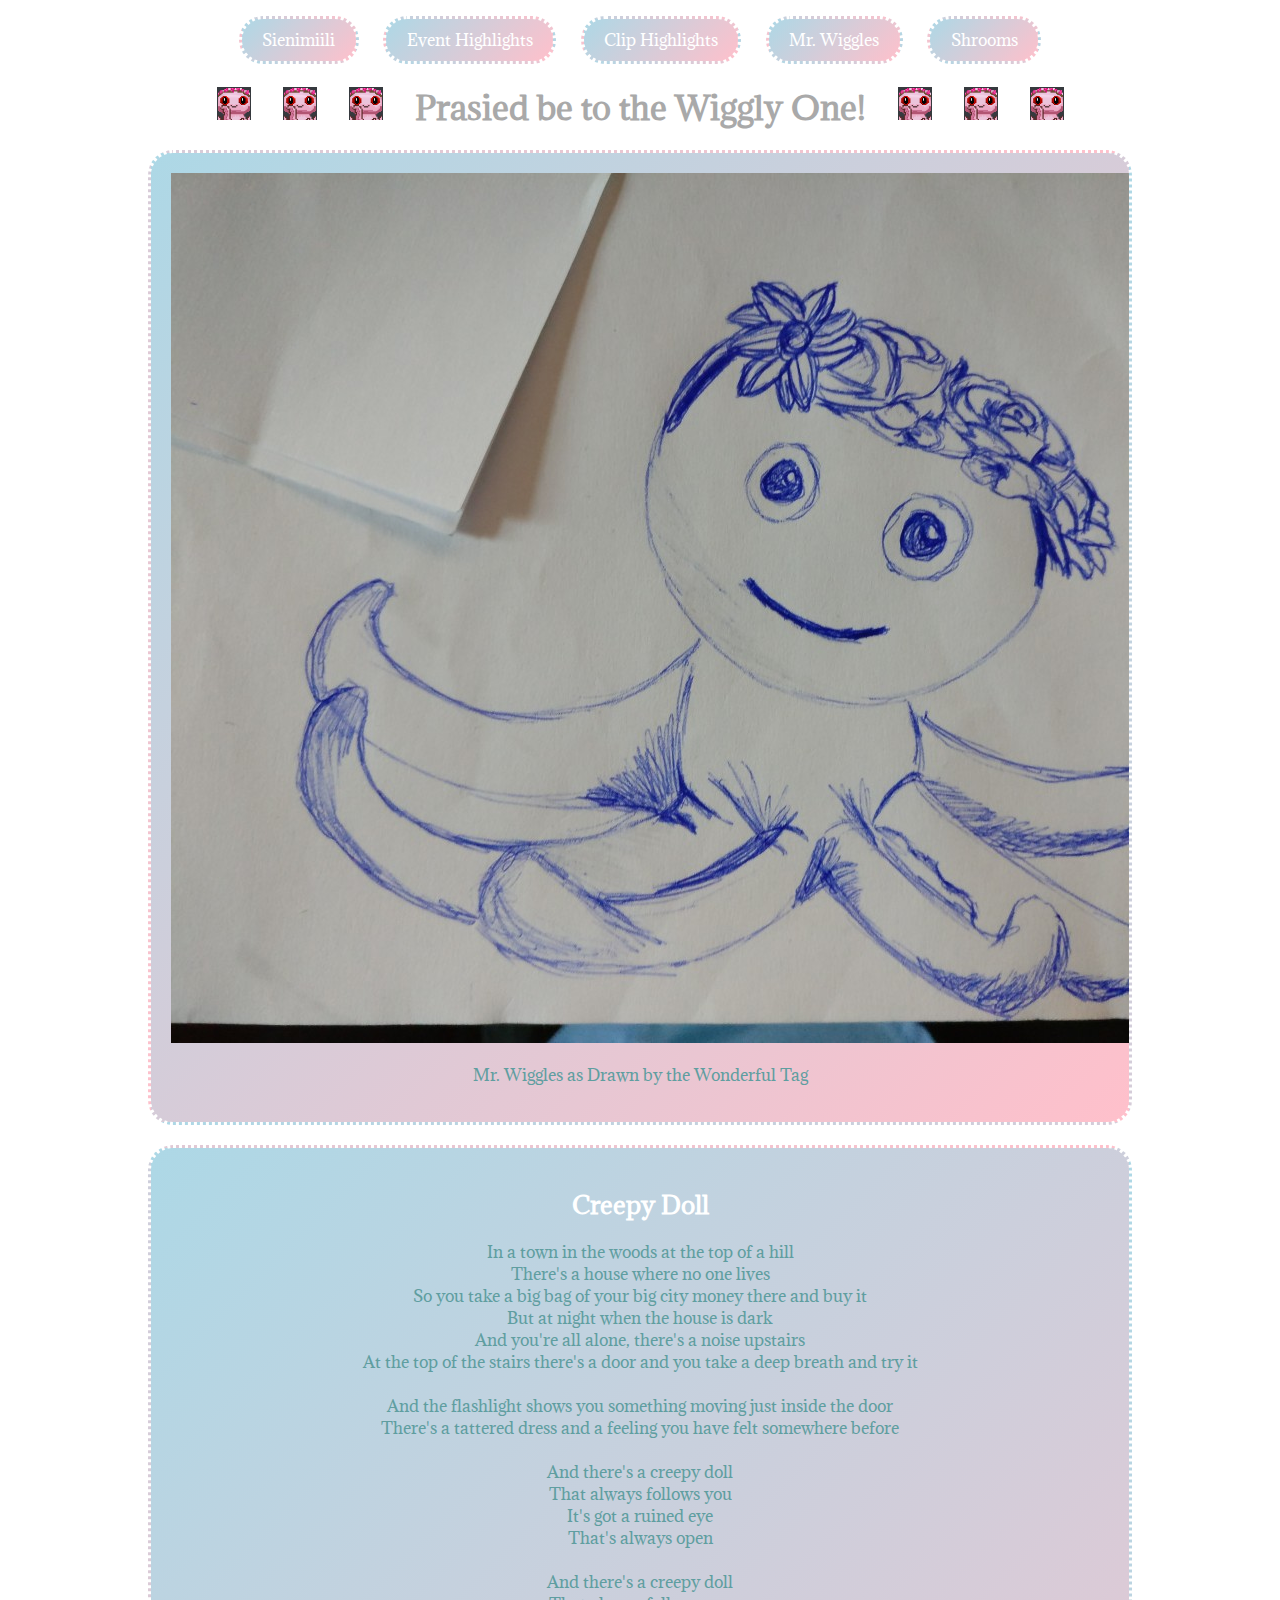
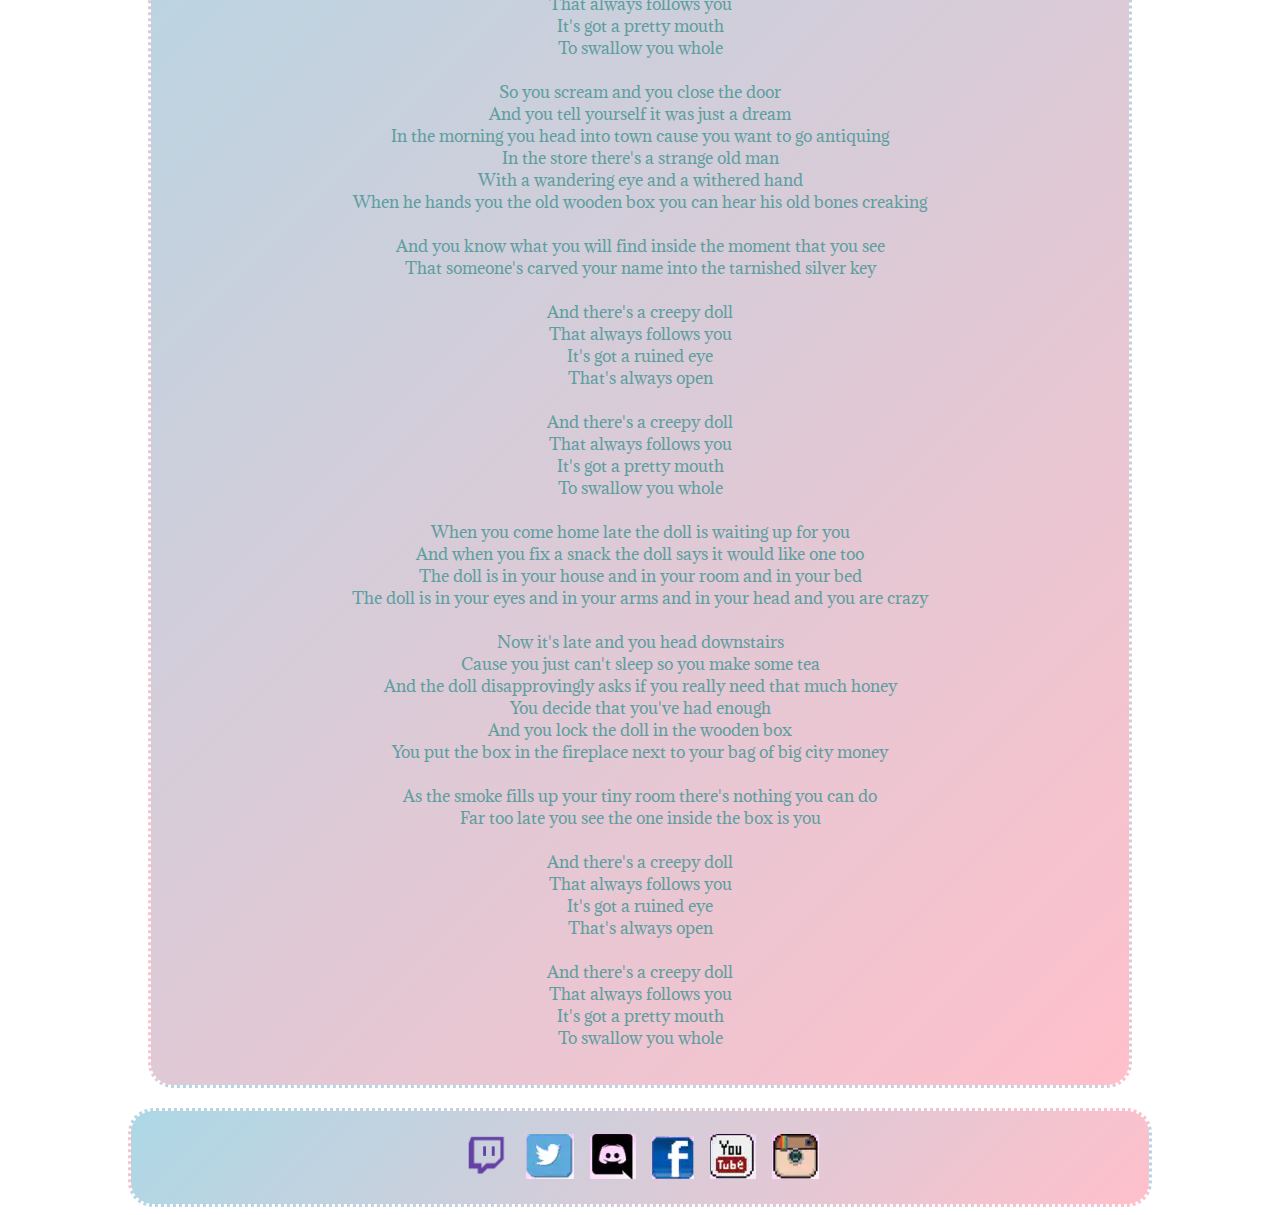
<file: sienimiili/mrwiggles.html>
<!DOCTYPE html>
<html>
<head>
<link rel="stylesheet" type="text/css" href="main.css">
<link href="https://fonts.googleapis.com/css?family=Adamina" rel="stylesheet">
<link rel="shortcut icon" href="./icon.png" type="image/x-icon">
    <title>Sienimiili | Mr. Wiggles</title>
</head>

<body>

<nav>
    <ul>
    <li><a href="./index.html">Sienimiili</a></li>
    <li><a href="./eventhighlights.html">Event Highlights</a></li>
    <li><a href="./cliphighlights.html">Clip Highlights</a></li>
    <li><a href="./mrwiggles.html">Mr. Wiggles</a></li>
    <li><a href="./shrooms.html">Shrooms</a></li>
    </ul>
</nav>

<header>
    <h1><img src="./wigs.png"/> &ensp; <img src="./wigs.png"/> &ensp; <img src="./wigs.png"/> &ensp; Prasied be to the Wiggly One! &ensp; <img src="./wigs.png"/> &ensp; <img src="./wigs.png"/> &ensp; <img src="./wigs.png"/></h1>
</header>

<div class=fulllength>
    <img src="./img/wiggles.jpg"/>
    <p>Mr. Wiggles as Drawn by the Wonderful Tag</p>
</div>

<div class=fulllength>
<h2>Creepy Doll</h2>
<p>
In a town in the woods at the top of a hill<br/>
There's a house where no one lives<br/>
So you take a big bag of your big city money there and buy it<br/>
But at night when the house is dark<br/>
And you're all alone, there's a noise upstairs<br/>
At the top of the stairs there's a door and you take a deep breath and try it<br/>
<br/>
And the flashlight shows you something moving just inside the door<br/>
There's a tattered dress and a feeling you have felt somewhere before<br/>
<br/>
And there's a creepy doll<br/>
That always follows you<br/>
It's got a ruined eye<br/>
That's always open<br/>
<br/>
And there's a creepy doll<br/>
That always follows you<br/>
It's got a pretty mouth<br/>
To swallow you whole<br/>
<br/>
So you scream and you close the door<br/>
And you tell yourself it was just a dream<br/>
In the morning you head into town cause you want to go antiquing<br/>
In the store there's a strange old man<br/>
With a wandering eye and a withered hand<br/>
When he hands you the old wooden box you can hear his old bones creaking<br/>
<br/>
And you know what you will find inside the moment that you see<br/>
That someone's carved your name into the tarnished silver key<br/>
<br/>
And there's a creepy doll<br/>
That always follows you<br/>
It's got a ruined eye<br/>
That's always open<br/>
<br/>
And there's a creepy doll<br/>
That always follows you<br/>
It's got a pretty mouth<br/>
To swallow you whole<br/>
<br/>
When you come home late the doll is waiting up for you<br/>
And when you fix a snack the doll says it would like one too<br/>
The doll is in your house and in your room and in your bed<br/>
The doll is in your eyes and in your arms and in your head and you are crazy<br/>
<br/>
Now it's late and you head downstairs<br/>
Cause you just can't sleep so you make some tea<br/>
And the doll disapprovingly asks if you really need that much honey<br/>
You decide that you've had enough<br/>
And you lock the doll in the wooden box<br/>
You put the box in the fireplace next to your bag of big city money<br/>
<br/>
As the smoke fills up your tiny room there's nothing you can do<br/>
Far too late you see the one inside the box is you<br/>
<br/>
And there's a creepy doll<br/>
That always follows you<br/>
It's got a ruined eye<br/>
That's always open<br/>
<br/>
And there's a creepy doll<br/>
That always follows you<br/>
It's got a pretty mouth<br/>
To swallow you whole<br/>
</p>
</div>

<footer>
    <a href="https://www.twitch.tv/sienimiili"><img src="./social/twitch.png" style="width:48px;height:48px"/></a> &ensp; <a href="https://twitter.com/sienimiili"><img src="./social/twit.PNG"/></a> &ensp; <a href="https://discord.gg/BYe2Kss"><img src="./social/discord.PNG"/></a> &ensp; <a href="https://www.facebook.com/sienimiili"><img src="./social/fb.PNG"/></a> &ensp; <a href="https://www.youtube.com/channel/UCXxepZcRrjnQ7DOZqQJLPHw"><img src="./social/yt.PNG"/></a> &ensp;  <a href="https://www.instagram.com/sienimiili/"><img src="./social/insta.PNG"/></a>
</footer>

<script>
  (function(i,s,o,g,r,a,m){i['GoogleAnalyticsObject']=r;i[r]=i[r]||function(){
  (i[r].q=i[r].q||[]).push(arguments)},i[r].l=1*new Date();a=s.createElement(o),
  m=s.getElementsByTagName(o)[0];a.async=1;a.src=g;m.parentNode.insertBefore(a,m)
  })(window,document,'script','https://www.google-analytics.com/analytics.js','ga');

  ga('create', 'UA-47078105-2', 'auto');
  ga('send', 'pageview');

</script>
    
</body>
    

</html>
</file>
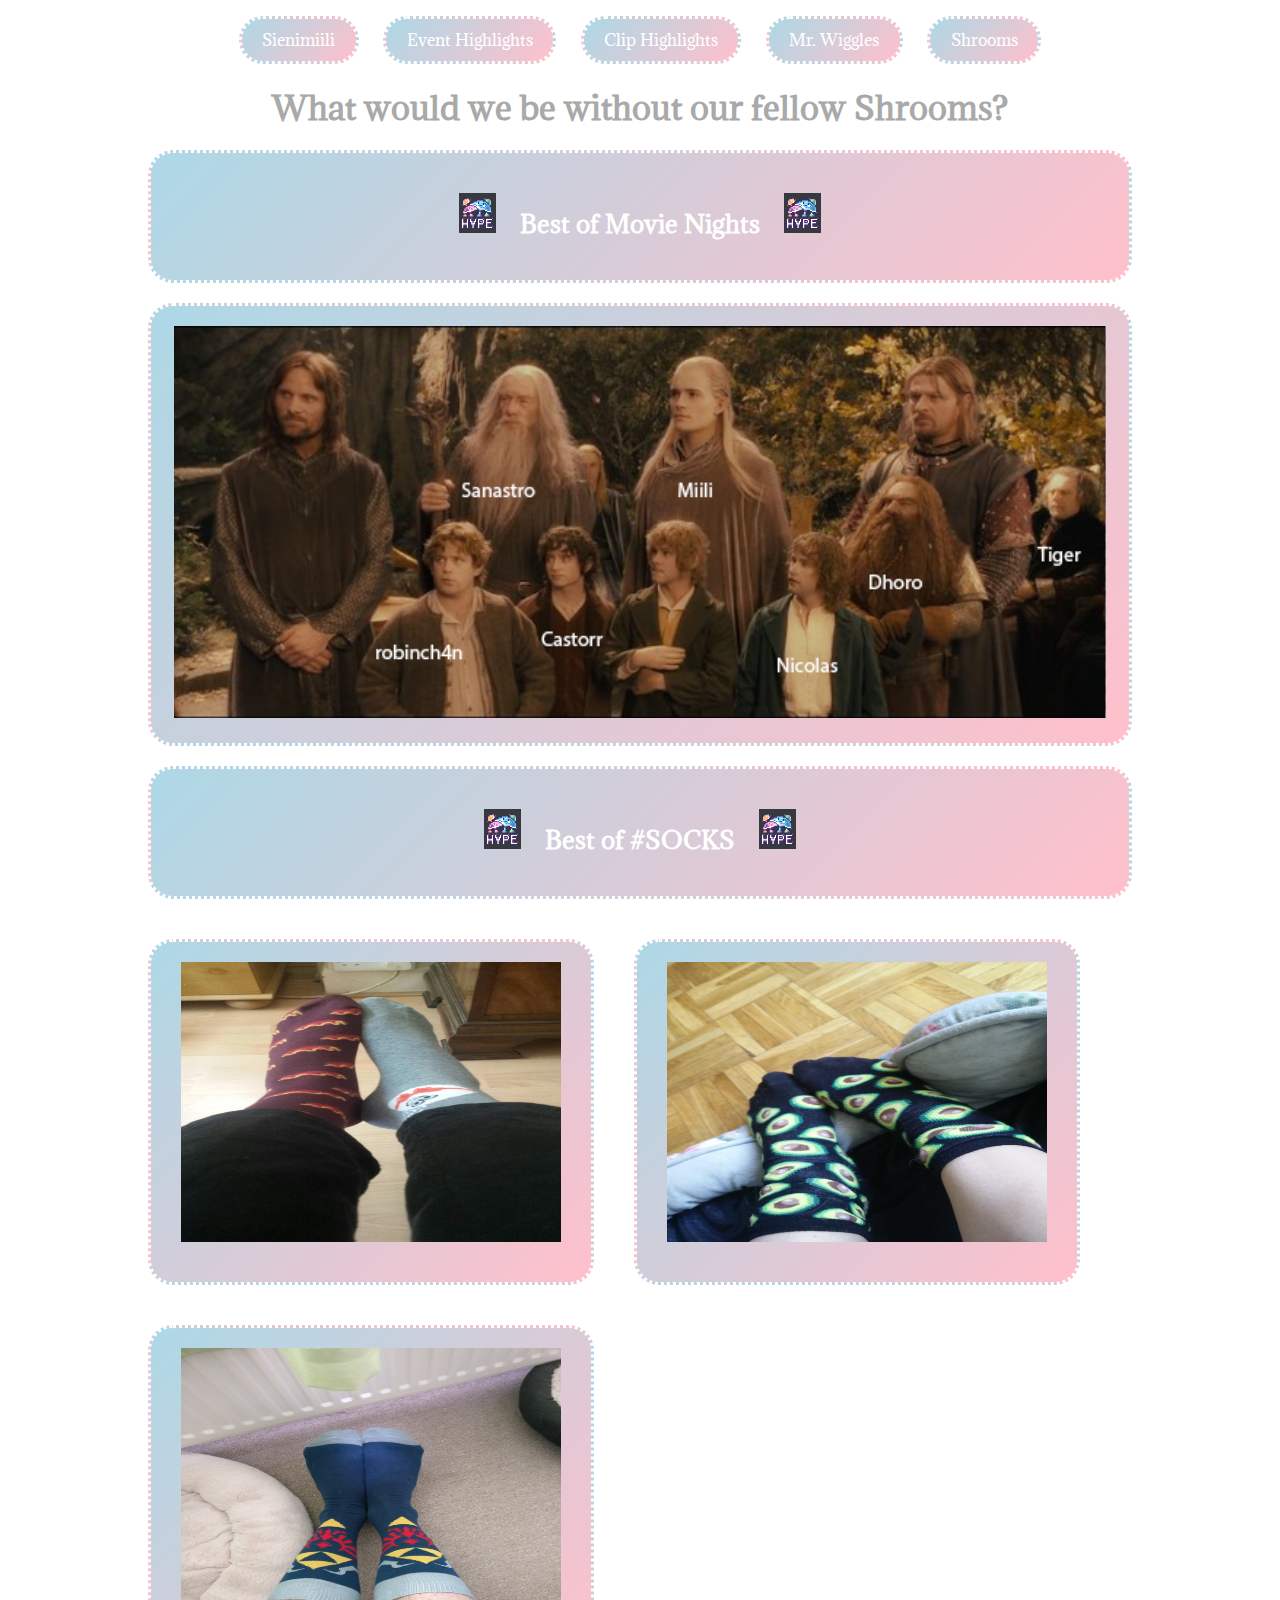
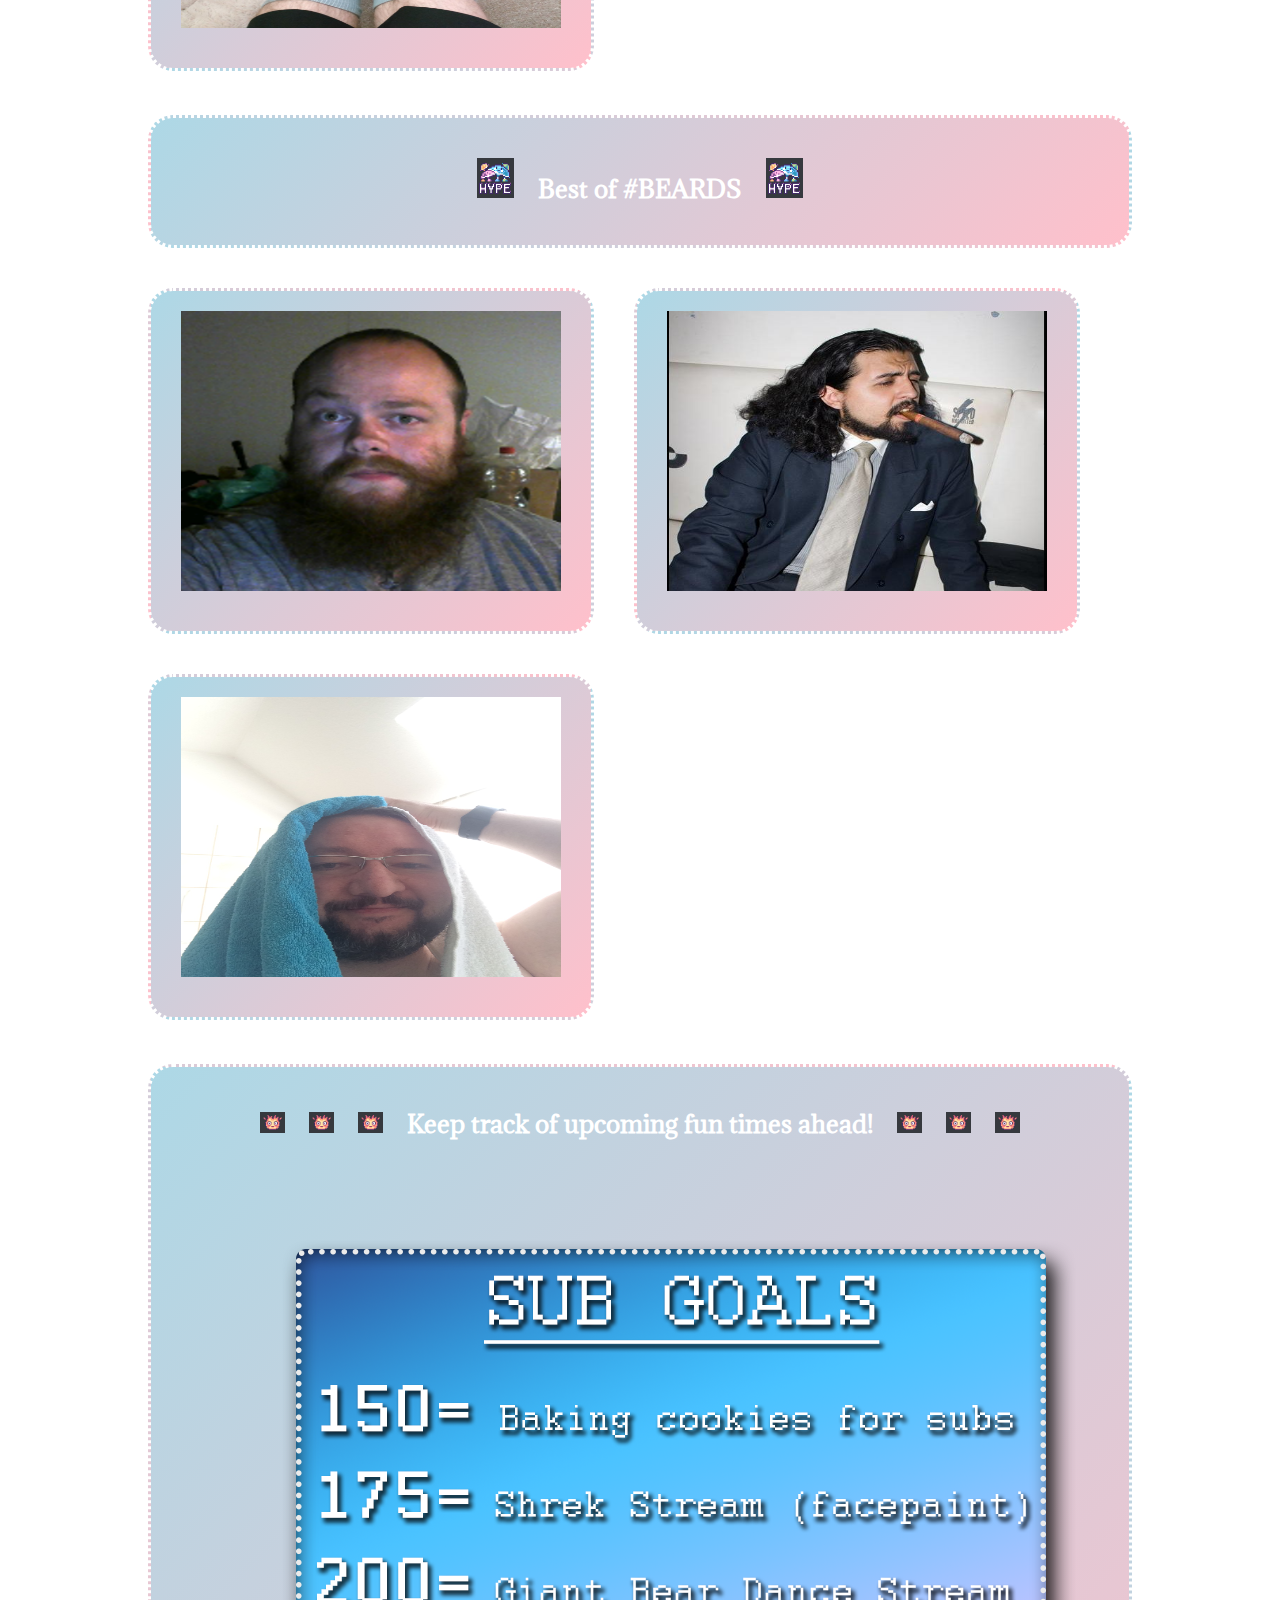
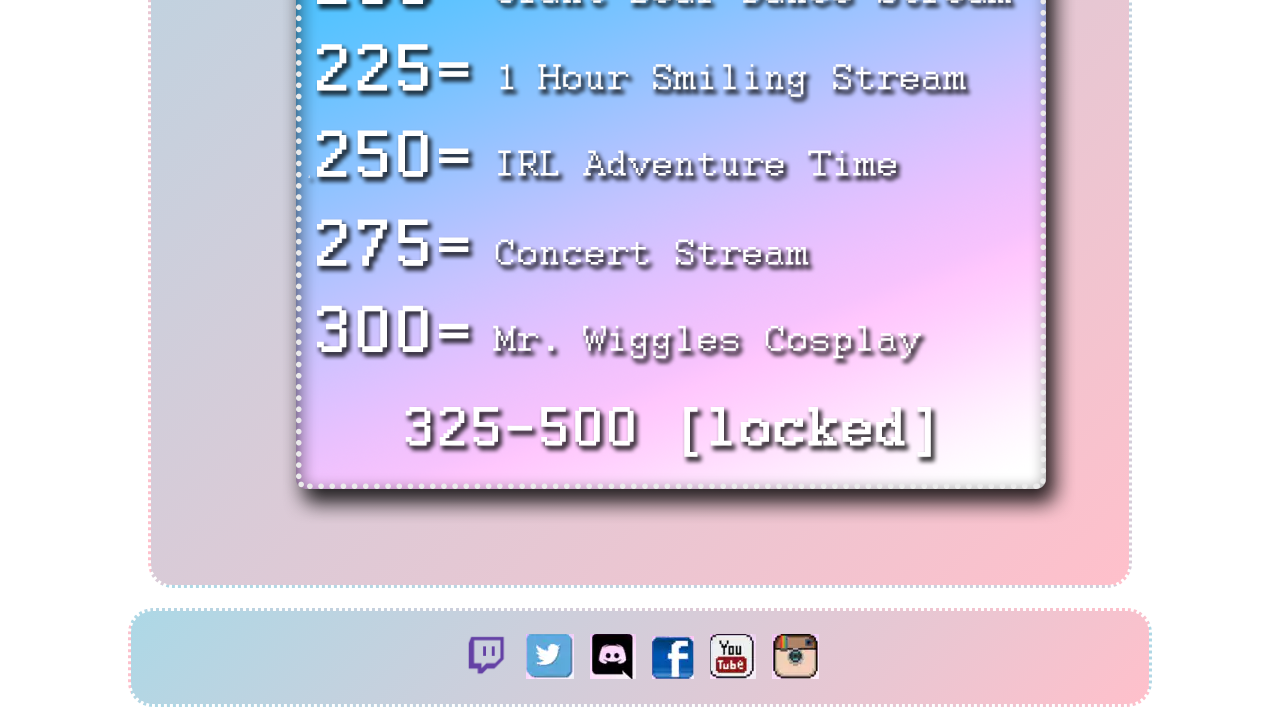
<file: sienimiili/shrooms.html>
<!DOCTYPE html>
<html>
<head>
<link rel="stylesheet" type="text/css" href="main.css">
<link href="https://fonts.googleapis.com/css?family=Adamina" rel="stylesheet">
<link rel="shortcut icon" href="./icon.png" type="image/x-icon">
<title>Sienimiili | Shrooms</title>
</head>

<body>

<nav>
    <ul>
    <li><a href="./index.html">Sienimiili</a></li>
    <li><a href="./eventhighlights.html">Event Highlights</a></li>
    <li><a href="./cliphighlights.html">Clip Highlights</a></li>
    <li><a href="./mrwiggles.html">Mr. Wiggles</a></li>
    <li><a href="./shrooms.html">Shrooms</a></li>
    </ul>
</nav>

<header>
    <h1>What would we be without our fellow Shrooms?</h1>
</header>

<div class = fulllength>
    <h2><img src="./hype.png"/> &ensp; Best of Movie Nights &ensp; <img src="./hype.png"/></h2>
</div>

<div class = fulllength>
    <img src="./img/movienight.png"/>
</div>
    
<div class = fulllength>
    <h2><img src="./hype.png"/> &ensp; Best of #SOCKS &ensp; <img src="./hype.png"/></h2>
</div>
    
<div class=clipwrapper>
    
    <div class=clips>
        <img src="./img/drewmeistersocks.jpg" style="width:380px; height:280px"/>
    </div>

    <div class=clips>
        <img src="./img/miilisocks.jpg" style="width:380px; height:280px"/>
    </div>

    <div class=clips>
        <img src="./img/tagsocks.jpg" style="width:380px; height:280px"/>
    </div>
</div>
    
<div class = fulllength>
    <h2><img src="./hype.png"/> &ensp; Best of #BEARDS &ensp; <img src="./hype.png"/></h2>
</div>
    
<div class=clipwrapper>
    
    <div class=clips>
        <img src="./img/EghollmBeard.png" style="width:380px; height:280px"/>
    </div>

    <div class=clips>
        <img src="./img/namescomplicated.jpg" style="width:380px; height:280px"/>
    </div>

    <div class=clips>
        <img src="./img/tngraessler%20(Torsten)%20Beard.jpg" style="width:380px; height:280px"/>
    </div>
    
    
</div>
<div class = fulllength>
<h2><img src="./lit.png"/> &ensp; <img src="./lit.png"/> &ensp; <img src="./lit.png"/> &ensp; Keep track of upcoming fun times ahead! &ensp; <img src="./lit.png"/> &ensp; <img src="./lit.png"/> &ensp; <img src="./lit.png"/></h2>
    <img src="./img/subgoals.png"/>
</div>
    


    
<footer>
    <a href="https://www.twitch.tv/sienimiili"><img src="./social/twitch.png" style="width:48px;height:48px"/></a> &ensp; <a href="https://twitter.com/sienimiili"><img src="./social/twit.PNG"/></a> &ensp; <a href="https://discord.gg/BYe2Kss"><img src="./social/discord.PNG"/></a> &ensp; <a href="https://www.facebook.com/sienimiili"><img src="./social/fb.PNG"/></a> &ensp; <a href="https://www.youtube.com/channel/UCXxepZcRrjnQ7DOZqQJLPHw"><img src="./social/yt.PNG"/></a> &ensp;  <a href="https://www.instagram.com/sienimiili/"><img src="./social/insta.PNG"/></a>
</footer>

<script>
  (function(i,s,o,g,r,a,m){i['GoogleAnalyticsObject']=r;i[r]=i[r]||function(){
  (i[r].q=i[r].q||[]).push(arguments)},i[r].l=1*new Date();a=s.createElement(o),
  m=s.getElementsByTagName(o)[0];a.async=1;a.src=g;m.parentNode.insertBefore(a,m)
  })(window,document,'script','https://www.google-analytics.com/analytics.js','ga');

  ga('create', 'UA-47078105-2', 'auto');
  ga('send', 'pageview');

</script>
    
</body>
    

</html>
</file>
<file: MusicCentre/main.css>
body{
    color:black;
    margin:auto;

}

nav{
    background-color:#420017;
    color:white;

}

nav a{
    text-decoration:none;
    color:white;
}

nav a:hover{
    color:black;
}

nav ul{
    list-style:none;
    padding:0;
    text-align:center;
}

nav li{
    display:inline-block;
    padding: 1%;
    
}

nav li:hover{
    background-color:white;
}

nav.hover{
    color:black;
    background-color:white;
}

img{
    display:block;
    margin:auto;
}

header{
    padding-top:10px;
    background-color:black;
}

.banner{
    min-width:98%;
    padding:5px;
    background-color:#420017;
    overflow:hidden;
}

.wrapper{
    margin:auto;
    width:80%;
}


footer{
    padding:1%;
    color:white;
    background-color:black;
    float:bottom;
    overflow:hidden;
    text-align:center;
}

table,th,td{
    border:1px solid black;
    text-align: center;
    margin:auto;animation-fill-mode: 
}
</file>
<file: sienimiili/main.css>
body{
    width:80%;
    margin-left:auto;
    margin-right:auto;
    text-align:center;
    background-image:white;
    color:darkgray;
}

header{
    text-align:center;
    margin:auto;
}

h1{
    font-family: 'Adamina', serif;
}

h2,h3{
    font-family: 'Adamina', serif;
    color:white;
}

nav{
    text-align: center;
}

nav a{
    text-decoration:none;
    color:white;
}

nav li{
    display:inline-block;
    color:white;
    background: linear-gradient(-45deg, pink, lightblue);
    border-radius: 25px;
    padding-left:2%;
    padding-right:2%;
    padding-top:1%;
    padding-bottom:1%;
    margin-left:1%;
    margin-right:1%;
    border-style: dotted;
    border-color:white;
    font-family: 'Adamina', serif;
}

nav ul{
    padding:0;
    list-style:none;
}

#home1{
    margin: 0 auto;
}


#homewrapper1, #homewrapper2, #eventwrapper1, #eventwrapper2, #eventwrapper3, #eventwrapper4, #eventwrapper5, .clipwrapper{
    margin: 0 auto;
    display:inline-block;
    text-align:center;
    color:cadetblue;
}

#content1, #content2, #content3, .clips{
    width:400px;
    height:300px;
    float:left;
    background: linear-gradient(-45deg, pink, lightblue);
    border-radius: 25px;
    margin:20px;
    padding:20px;
    border-style: dotted;
    border-color:white;
    color:cadetblue;
    font-family: 'Adamina', serif;
    overflow:auto;
}

#content2 ul{
    list-style:none;
}


#event1, #event2, #event3, #event4, #event5, #event6, #event7, #event8, #event9, #event10{
    width:600px;
    height:400px;
    float:left;
    background: linear-gradient(-45deg, pink, lightblue);
    border-radius: 25px;
    margin:20px;
    padding:20px;
    border-style: dotted;
    border-color:white;
    color:cadetblue;
    font-family: 'Adamina', serif;
    overflow:auto;
}

.fulllength{
    background: linear-gradient(-45deg, pink, lightblue);
    border-radius: 25px;
    margin:20px;
    padding:20px;
    border-style: dotted;
    border-color:white;
    color:white;
    font-family: 'Adamina', serif;
    overflow:auto;
    text-align:center;
    color:cadetblue;
}

#overallwrapper{
    width:90%;
}

iframe{
    margin:20px;
    padding:20px;
}

footer{
    background: linear-gradient(-45deg, pink, lightblue);
    border-radius: 25px;
    border-style: dotted;
    border-color:white;
    padding:20px;
    color:white;
    margin:auto;
    font-family: 'Adamina', serif;
}
</file>
<file: main.css>
body{
    background-color:peachpuff;
    width:80%;
    margin:auto;
    background-attachment:fixed;
    background-image: url("./images/backgroundplaceholder.jpg"); /* source of image:   http://www.zastavki.com/pictures/originals/2015/Backgrounds_Line_of_computer_code_background_099068_.jpg */
}

header{
    background-color:#123652;
    color:#718EA4;
    margin-top:2%;
    margin-bottom:2%;
    margin-left:2.5%;
    margin-right:2.5%;
    text-align:left;
    padding-left:5%;
    padding-top:1%;
    padding-bottom:1%;
    box-shadow: 10px 10px 5px #045572;
    opacity:0.9;
    
}

li{
    font-size:24px;
    color:black;
}

footer{
    background-color:#123652;
    color:#718EA4;
    margin-top:1%;
    margin-left:2.5%;
    margin-right:2.5%;
    margin-bottom:2%;
    text-align:left;
    padding-left:5%;
    padding-top:1%;
    padding-bottom:1%;
    box-shadow: 10px 10px 5px #045572;
    opacity:0.9;
    font-family: 'Alegreya', serif;
    display:inline-block;
    width:90%;
}

footer img{
    float:right;
    margin-right: 30px;
    margin-bottom: 20px;
    width:4%;
    height:4%;
    vertical-align:top;
}

h1{
    font-size:50px;
    font-family: 'Alegreya', serif;
    color:teal;
    
}

h2, h3{
    font-size:30px;
    font-family: 'Alegreya', serif;
    
}

nav ul{
    margin-top:2%;
    margin-bottom:2%;
    text-decoration:none; 
    margin:none;
    text-align:center;
    padding:0;
    
}

nav li{
    display:inline-block;
    background-color:#123652;
    padding-left:2%;
    padding-right:2%;
    padding-top:1%;
    padding-bottom:1%;
    margin-left: 2.5%;
    margin-right:2.5%;
    box-shadow: 10px 10px 5px #045572;
    opacity:0.9;
    font-family:'AmaticSC';
    font-size:35px;
}

nav li:hover{
    box-shadow: 0px 0px 0px grey;
}
nav a{
    text-decoration:none;  
    /*color:#718EA4; tealy color */
    color:peachpuff;
}

nav a:hover{
    color:teal;
}

@font-face{
    font-family: 'AmaticSC'; /*sourced from font squirrel */
    font-weight: regular;
    src: url("./fonts/AmaticSC-Regular.ttf");
}

p{
    font-size:25px;
}

.banner1 img{
    max-width:100%;
    max-height:100%;
    text-align:center;
}

.banner1 {
    text-align:center;
    width:100%;
    margin:auto;
}

.home1 {
    margin-top:1%;
    margin-bottom:2.5%;
    margin-left:2.5%;
    margin-right:2.5%;
    padding-left:5%;
    padding-top:1%;
    padding-bottom:1%;
    background-image: url("./images/placeholder.jpg");
    font-size:10px;
    box-shadow: 10px 10px 5px #045572;
    
}

.home1 p{
    font-family:'AmaticSC';
    font-size:35px;
}

.home1 h3{
    font-family: 'Alegreya', serif;
}

.home1para {
    background-color:gray;
    color:lemonchiffon;;
    padding:1%;
    opacity:0.9;
    width:75%;
    text-align:center;
    margin:auto;
}

.subwrapper p {
    font-family: 'Alegreya', serif;
}

.subwrapper h3 {
    font-family:'AmaticSC';
}

.subwrapper{
   
    margin-top:2.5%;
    margin-bottom:2.5%;
    margin-left: 0.5%;
    margin-right:0.5%;
    font-size:10px;
    
}

.homesub1{
    width:25%;
    display:inline-block;
    padding-left:2%;
    padding-right:2%;
    margin-left:2%;
    margin-right:2%;
    background-color:#123652;
    color:#718EA4;
    box-shadow: 10px 10px 5px #045572;
    vertical-align:top;
    font-family: 'Roboto Mono', monospace;
    opacity:0.9;
}

.homesub2{
    width:25%;
    display:inline-block;
    padding-left:2%;
    padding-right:2%;
    margin-left:2%;
    margin-right:2%;
    background-color:#123652;
    color:#718EA4;
    box-shadow: 10px 10px 5px #045572;
    vertical-align:top;
    font-family: 'Roboto Mono', monospace;
    opacity:0.9;
}

.homesub3{
    width:25%;
    display:inline-block;
    padding-left:2%;
    padding-right:2%;
    margin-left:2%;
    margin-right:2%;
    background-color:#123652;
    color:#718EA4;
    box-shadow: 10px 10px 5px #045572;
    vertical-align:top;
    opacity:0.9;
    
}


.aboutpic1 img{
    width:25%;
    display:inline-block;
    margin-left:2%;
    margin-right:2%;
    margin-top:4%;
    margin-bottom:4%;
    background-color:gray;
    color:lemonchiffon;;
    box-shadow: 10px 10px 5px #045572;
    float:left;
}

.aboutwrapper{
    margin:auto;
    text-align:center;
}

.aboutwrapper p, li{
    font-family: 'Alegreya', serif;
    text-align:left;
}

.aboutwrapper h3 {
    font-family:'AmaticSC';
}

.aboutpara1{
    width:60%;
    display:inline-block;
    padding-left:2%;
    padding-right:2%;
    margin-top:2%;
    margin-bottom:2%;
    margin-left:2%;
    margin-right:2%;
    background-color:gray;
    color:lemonchiffon;;
    box-shadow: 10px 10px 5px #045572;
    opacity:0.9;
    vertical-align:top;
}

.aboutpara2{
    width:20%;
    display:inline-block;
    padding-left:2%;
    padding-right:2%;
    margin-top:2%;
    margin-bottom:2%;
    margin-left:2%;
    margin-right:2%;
    background-color:#123652;
    color:#718EA4;
    box-shadow: 10px 10px 5px #045572;
    vertical-align:top;
    max-width:200px;
    opacity:0.9;
}
.aboutpara3{
    width:20%;
    display:inline-block;
    padding-left:2%;
    padding-right:2%;
    margin-top:2%;
    margin-bottom:2%;
    margin-left:2%;
    margin-right:2%;
    background-color:#123652;
    color:#718EA4;
    box-shadow: 10px 10px 5px #045572;
    vertical-align:top;
    max-width:200px;
    opacity:0.9;
}
.aboutpara4{
    width:20%;
    display:inline-block;
    padding-left:2%;
    padding-right:2%;
    margin-top:2%;
    margin-bottom:2%;
    margin-left:2%;
    margin-right:2%;
    background-color:#123652;
    color:#718EA4;
    box-shadow: 10px 10px 5px #045572;
    vertical-align:top;
    max-width:200px;
    opacity:0.9;
}

.aboutpara5{
    width:20%;
    display:inline-block;
    padding-left:2%;
    padding-right:2%;
    margin-top:2%;
    margin-bottom:2%;
    margin-left:2%;
    margin-right:2%;
    background-color:#123652;
    color:#718EA4;
    box-shadow: 10px 10px 5px #045572;
    vertical-align:top;
    opacity:0.9;
}

.aboutpara5 img{
    width:100%;
    margin-bottom:3%;
    
}

.aboutpara6{
    width:20%;
    display:inline-block;
    padding-left:2%;
    padding-right:2%;
    margin-top:2%;
    margin-bottom:2%;
    margin-left:2%;
    margin-right:2%;
    background-color:#123652;
    color:#718EA4;
    box-shadow: 10px 10px 5px #045572;
    vertical-align:top;
    opacity:0.9;
}

.aboutpara6 img{
    width:100%;
    margin-bottom:3%;
}

.aboutpara7{
    width:20%;
    display:inline-block;
    padding-left:2%;
    padding-right:2%;
    margin-top:2%;
    margin-bottom:2%;
    margin-left:2%;
    margin-right:2%;
    background-color:#123652;
    color:#718EA4;
    box-shadow: 10px 10px 5px #045572;
    vertical-align:top;
    opacity:0.9;
}

.aboutpara7 img{
    width:100%;
    margin-bottom:3%;
}

.skillwrapper{
    margin:auto;
    text-align:center;
    width:100%;
    #background-color:#123652;
    display:inline-block:
    float:left;
    #box-shadow: 10px 10px 5px #045572;
    opacity:0.9;
    color:lemonchiffon;
    padding:2px;
    margin-bottom:25px;
    margin-left:2.5%;
    margin-right:5%;
}

.skillwrapper img{
    margin-left:10px;
    margin-right:10px;
    margin-bottom:10px;
}

.projectwrapper{
    margin:auto;
    text-align:center; 
    vertical-align:top;
}

.projectwrapper p {
    font-family: 'Alegreya', serif;
}

.projectwrapper h3 {
    font-family:'AmaticSC';
}

.projectpara1{
    width:80%;
    display:inline-block;
    padding-left:2%;
    padding-right:2%;
    margin-top:1%;
    margin-bottom:1%;
    margin-left:2%;
    margin-right:2%;
    background-color:gray;
    color:lemonchiffon;
    box-shadow: 10px 10px 5px #045572;
    opacity:0.9;
    vertical-align:top;
}

.updatewrapper{
    margin:auto;
    text-align:center; 
    vertical-align:top;
}

.updatewrapper p {
    font-family: 'Alegreya', serif;
}

.updatewrapper h3 {
    font-family:'AmaticSC';
}

#updateparaold1, #updateparaold2{
    width:60%;
    display:inline-block;
    padding-left:2%;
    padding-right:2%;
    margin-top:1%;
    margin-bottom:1%;
    margin-left:2%;
    margin-right:2%;
    background-color:#123652;
    color:#718EA4;;
    box-shadow: 10px 10px 5px #045572;
    opacity:0.9;
    float:left;
    vertical-align:top;
}

#updateparanew{
    width:60%;
    display:inline-block;
    padding-left:2%;
    padding-right:2%;
    margin-top:1%;
    margin-bottom:1%;
    margin-left:2%;
    margin-right:2%;
    background-color:gray;
    color:lemonchiffon;;
    box-shadow: 10px 10px 5px #045572;
    opacity:0.9;
    float:left;
    vertical-align:top;
}

.updateparanav{
    width:20%;
    display:inline-block;
    padding-left:2%;
    padding-right:2%;
    margin-top:1%;
    margin-bottom:1%;
    margin-left:2%;
    margin-right:2%;
    background-color:gray;
    color:lemonchiffon;;
    box-shadow: 10px 10px 5px #045572;
    opacity:0.9;
    float:right;
    vertical-align:top;
    max-width:200px;
}
</file>
